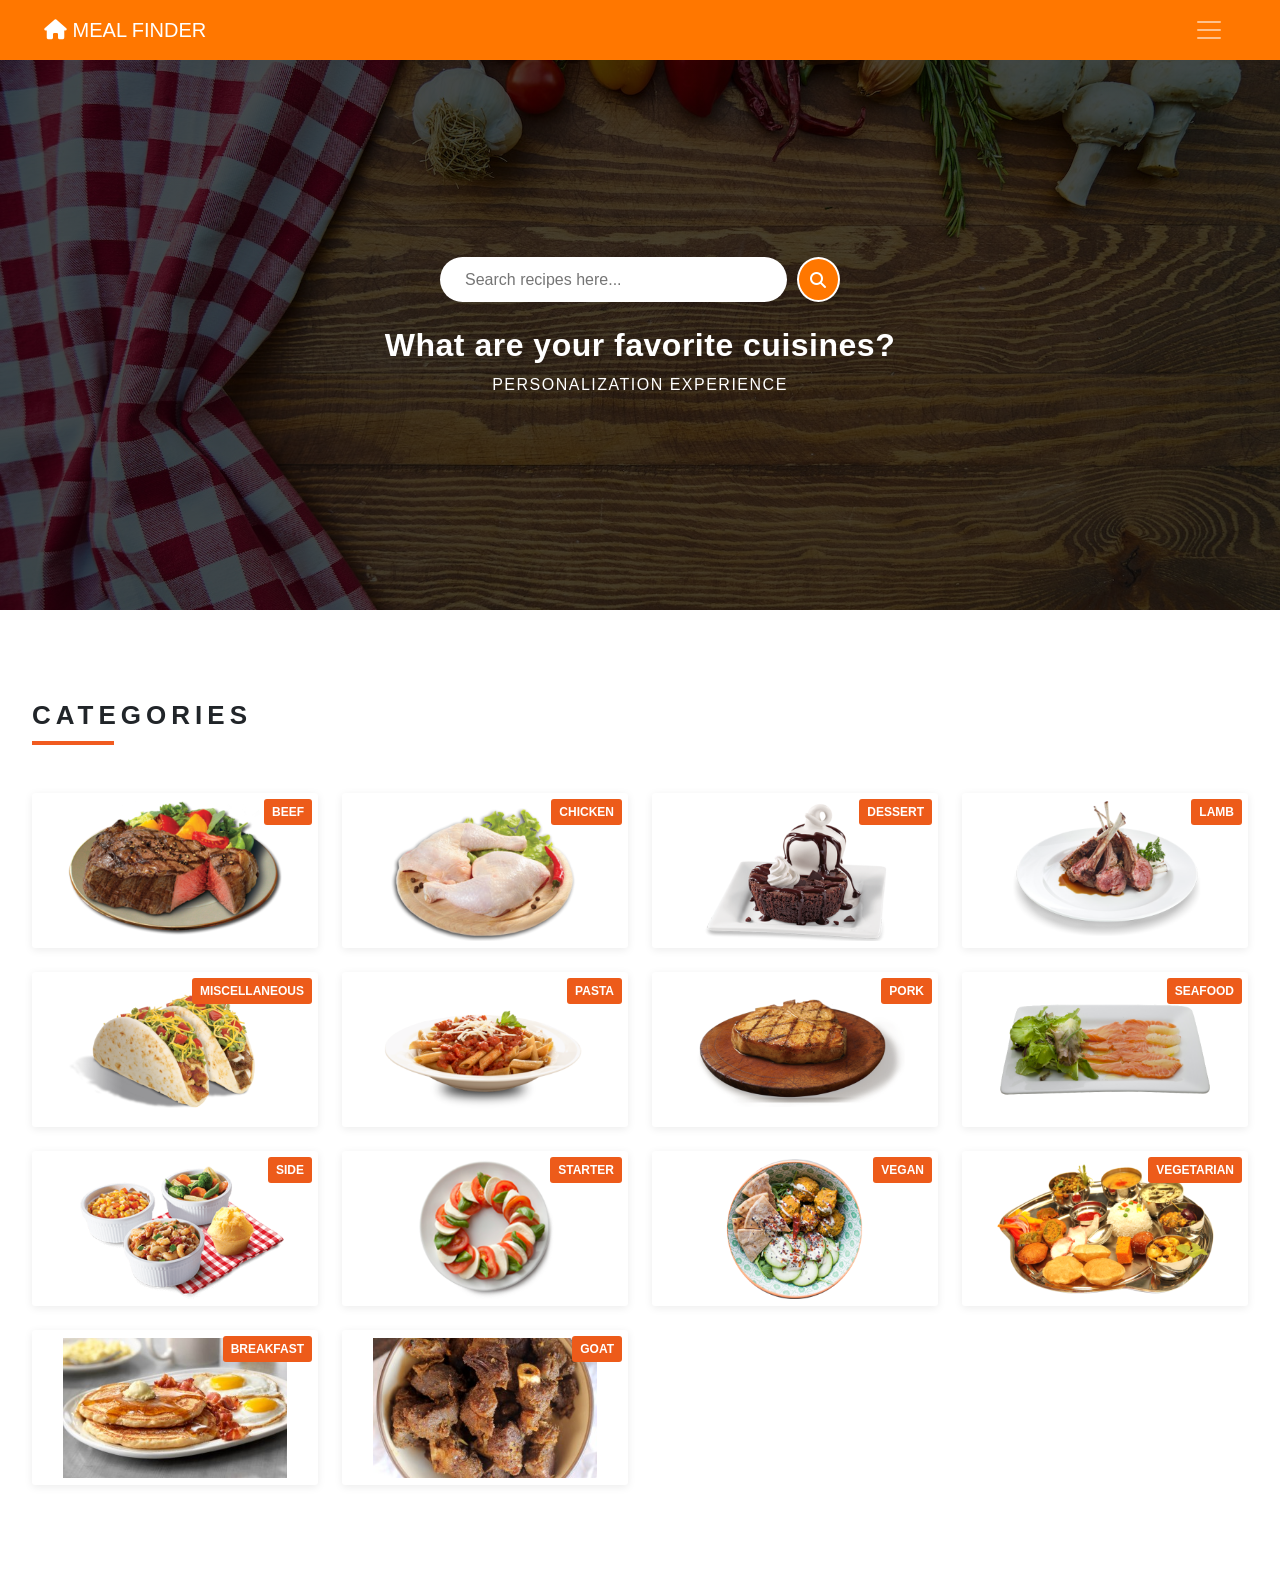
<file: HTML/index.html>
<!DOCTYPE html>
<html lang="en">

<head>
    <meta charset="UTF-8">
    <meta name="viewport" content="width=device-width, initial-scale=1.0">
    <title>Meal Finder</title>

    <!-- Bootstrap CSS -->
    <link href="https://cdn.jsdelivr.net/npm/bootstrap@5.3.8/dist/css/bootstrap.min.css" rel="stylesheet"
        integrity="sha384-sRIl4kxILFvY47J16cr9ZwB07vP4J8+LH7qKQnuqkuIAvNWLzeN8tE5YBujZqJLB" crossorigin="anonymous">

    <!-- Font Awesome Icons -->
    <link rel="stylesheet" href="https://cdnjs.cloudflare.com/ajax/libs/font-awesome/6.4.0/css/all.min.css">

    <!-- CSS Link -->
    <link rel="stylesheet" href="../CSS/style.css">


</head>

<body>
    <!-- Navbar -->
    <nav class="navbar" data-bs-theme="dark">
        <div class="container-fluid" id="navbarContainer">
            <a class="navbar-brand text-white" href="#">
                <i class="fa-solid fa-house"></i> MEAL FINDER
            </a>

            <button id="navbarToggler" class="navbar-toggler" type="button" data-bs-toggle="offcanvas"
                data-bs-target="#offcanvasNavbar" aria-controls="offcanvasNavbar" aria-label="Toggle navigation">
                <span class="navbar-toggler-icon"></span>
            </button>


            <div class="offcanvas offcanvas-end" tabindex="-1" id="offcanvasNavbar"
                aria-labelledby="offcanvasNavbarLabel" style="background-color: white;">

                <div class="offcanvas-header">
                    <button type="button" class="meal-close" data-bs-dismiss="offcanvas" aria-label="Close">
                        <i class="fa-regular fa-circle-xmark"></i>
                    </button>
                </div>


                <div class="offcanvas-body">
                    <ul class="category-list">
                        <li><a href="#">Beef</a></li>
                        <li><a href="#">Chicken</a></li>
                        <li><a href="#">Dessert</a></li>
                        <li><a href="#">Lamb</a></li>
                        <li><a href="#">Miscellaneous</a></li>
                        <li><a href="#">Pasta</a></li>
                        <li><a href="#">Pork</a></li>
                        <li><a href="#">Seafood</a></li>
                        <li><a href="#">Side</a></li>
                        <li><a href="#">Starter</a></li>
                        <li><a href="#">Vegan</a></li>
                        <li><a href="#">Vegetarian</a></li>
                        <li><a href="#">Breakfast</a></li>
                        <li><a href="#">Goat</a></li>
                    </ul>
                </div>
            </div>
        </div>
    </nav>

    <!-- Banner -->
    <header class="banner">
        <form class="search-container" action="#" method="GET">
            <input type="text" class="search-input" placeholder="Search recipes here..." aria-label="Search recipes">
            <button type="submit" class="search-btn" aria-label="Submit search">
                <i class="fa-solid fa-magnifying-glass" style="color: #6c757d;"></i>
            </button>
        </form>
        <h2>What are your favorite cuisines?</h2>
        <p>PERSONALIZATION EXPERIENCE</p>
    </header>


    <!--CATEGORIES  -->

    <section class="categories-section">

        <div class="container-fluid">


            <h2 class="category-title">CATEGORIES</h2>
            <div class="title-line"></div>


            <div class="row g-4 mt-4">

                <div class="col-12 col-sm-6 col-lg-3">
                    <div class="category-card">
                        <span class="category-badge">BEEF</span>
                        <img src="../assets/images/beef.png" alt="Beef">
                    </div>
                </div>


                <div class="col-12 col-sm-6 col-lg-3">
                    <div class="category-card">
                        <span class="category-badge">CHICKEN</span>
                        <img src="../assets/images/chicken.png" alt="Chicken">
                    </div>
                </div>


                <div class="col-12 col-sm-6 col-lg-3">
                    <div class="category-card">
                        <span class="category-badge">DESSERT</span>
                        <img src="../assets/images/dessert.png" alt="Dessert">
                    </div>
                </div>


                <div class="col-12 col-sm-6 col-lg-3">
                    <div class="category-card">
                        <span class="category-badge">LAMB</span>
                        <img src="../assets/images/lamb.png" alt="Lamb">
                    </div>
                </div>


                <div class="col-12 col-sm-6 col-lg-3">
                    <div class="category-card">
                        <span class="category-badge">MISCELLANEOUS</span>
                        <img src="../assets/images/miscellaneous.png" alt="Miscellaneous">
                    </div>
                </div>


                <div class="col-12 col-sm-6 col-lg-3">
                    <div class="category-card">
                        <span class="category-badge">PASTA</span>
                        <img src="../assets/images/pasta.png" alt="Pasta">
                    </div>
                </div>


                <div class="col-12 col-sm-6 col-lg-3">
                    <div class="category-card">
                        <span class="category-badge">PORK</span>
                        <img src="../assets/images/pork.png" alt="Pork">
                    </div>
                </div>


                <div class="col-12 col-sm-6 col-lg-3">
                    <div class="category-card">
                        <span class="category-badge">SEAFOOD</span>
                        <img src="../assets/images/seafood.png" alt="Seafood">
                    </div>
                </div>


                <div class="col-12 col-sm-6 col-lg-3">
                    <div class="category-card">
                        <span class="category-badge">SIDE</span>
                        <img src="../assets/images/side.png" alt="Side">
                    </div>
                </div>


                <div class="col-12 col-sm-6 col-lg-3">
                    <div class="category-card">
                        <span class="category-badge">STARTER</span>
                        <img src="../assets/images/starter.png" alt="Starter">
                    </div>
                </div>


                <div class="col-12 col-sm-6 col-lg-3">
                    <div class="category-card">
                        <span class="category-badge">VEGAN</span>
                        <img src="../assets/images/vegan.png" alt="Vegan">
                    </div>
                </div>


                <div class="col-12 col-sm-6 col-lg-3">
                    <a href="Vegetarian_Meals.html">
                        <div class="category-card">
                            <span class="category-badge">VEGETARIAN</span>
                            <img src="../assets/images/vegetarian.png" alt="Vegetarian">
                        </div>
                    </a>
                </div>


                <div class="col-12 col-sm-6 col-lg-3">
                    <div class="category-card">
                        <span class="category-badge">BREAKFAST</span>
                        <img src="../assets/images/breakfast.png" alt="Breakfast">
                    </div>
                </div>


                <div class="col-12 col-sm-6 col-lg-3">
                    <div class="category-card">
                        <span class="category-badge">GOAT</span>
                        <img src="../assets/images/goat.png" alt="Goat">
                    </div>
                </div>

            </div>
        </div>
    </section>



    <!-- bootstrap JS -->
    <script src="https://cdn.jsdelivr.net/npm/bootstrap@5.3.8/dist/js/bootstrap.bundle.min.js"
        integrity="sha384-FKyoEForCGlyvwx9Hj09JcYn3nv7wiPVlz7YYwJrWVcXK/BmnVDxM+D2scQbITxI" crossorigin="anonymous">
        </script>


</body>

</html>
</file>
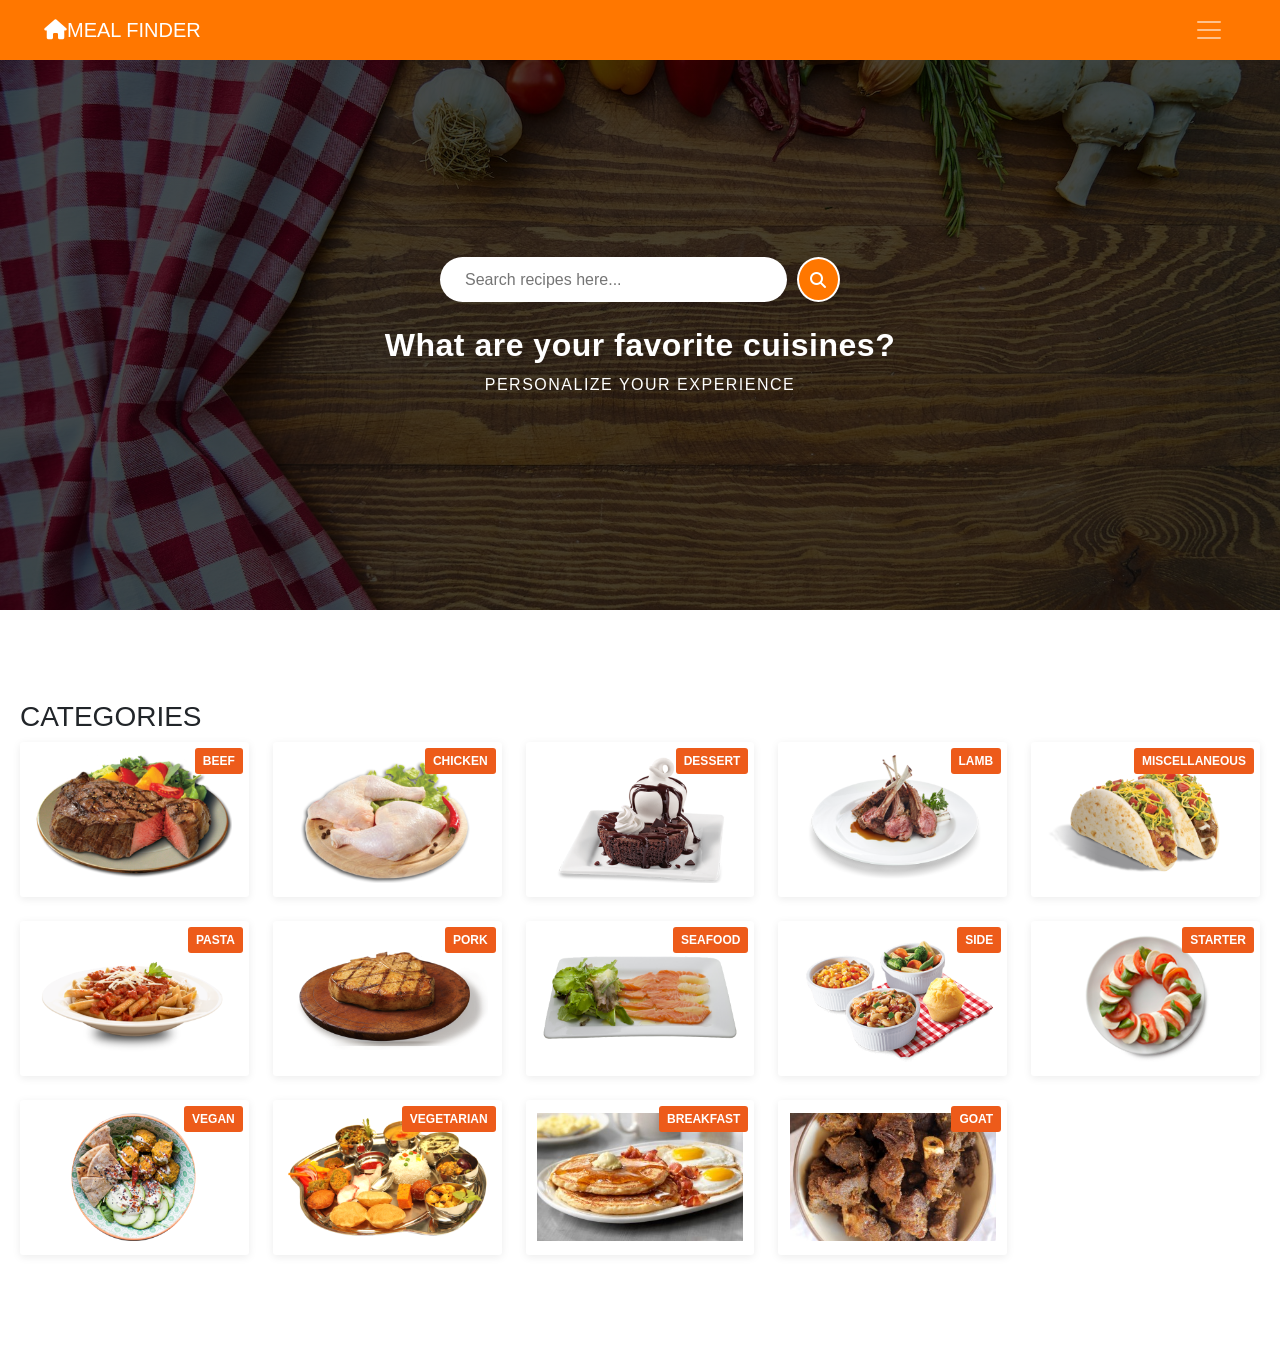
<file: HTML/Veg_Details.html>
<!DOCTYPE html>
<html lang="en">

<head>
    <meta charset="UTF-8">
    <meta name="viewport" content="width=device-width, initial-scale=1.0">
    <title>Meal Finder</title>
    
    <!-- Bootstrap CSS -->
    <link href="https://cdn.jsdelivr.net/npm/bootstrap@5.3.8/dist/css/bootstrap.min.css" rel="stylesheet"
        integrity="sha384-sRIl4kxILFvY47J16cr9ZwB07vP4J8+LH7qKQnuqkuIAvNWLzeN8tE5YBujZqJLB" crossorigin="anonymous">
    
    <!-- Font Awesome Icons -->
    <link rel="stylesheet" href="https://cdnjs.cloudflare.com/ajax/libs/font-awesome/6.4.0/css/all.min.css">
    
    <!-- CSS Link -->
    <link rel="stylesheet" href="../CSS/Veg_Details.css">
</head>

<body>
    <!-- Navbar Section -->
    <nav class="navbar" data-bs-theme="dark">
        <div class="container-fluid" id="navbarContainer">
            <a class="navbar-brand text-white" href="index.html"><i class="fa-solid fa-house"></i><span>MEAL FINDER</span></a>
            <button id="navbarToggler" class="navbar-toggler" type="button" data-bs-toggle="offcanvas"
                data-bs-target="#offcanvasNavbar" aria-controls="offcanvasNavbar" aria-label="Toggle navigation">
                <span class="navbar-toggler-icon"></span>
            </button>
            <div class="offcanvas offcanvas-end" tabindex="-1" id="offcanvasNavbar"
                aria-labelledby="offcanvasNavbarLabel" style="background-color: white;">

                <div class="offcanvas-header">
                    <button type="button" class="meal-close" data-bs-dismiss="offcanvas" aria-label="Close">
                        <i class="fa-regular fa-circle-xmark"></i>
                    </button>
                </div>

                <div class="offcanvas-body">
                    <ul class="category-list">
                        <li><a href="#">Beef</a></li>
                        <li><a href="#">Chicken</a></li>
                        <li><a href="#">Dessert</a></li>
                        <li><a href="#">Lamb</a></li>
                        <li><a href="#">Miscellaneous</a></li>
                        <li><a href="#">Pasta</a></li>
                        <li><a href="#">Pork</a></li>
                        <li><a href="#">Seafood</a></li>
                        <li><a href="#">Side</a></li>
                        <li><a href="#">Starter</a></li>
                        <li><a href="#">Vegan</a></li>
                        <li><a href="#">Vegetarian</a></li>
                        <li><a href="#">Breakfast</a></li>
                        <li><a href="#">Goat</a></li>
                    </ul>
                </div>
            </div>
        </div>
    </nav>

    <!-- Banner Section -->
    <header class="banner">
        <form class="search-container" action="#" method="GET">
            <input type="text" class="search-input" placeholder="Search recipes here..." aria-label="Search recipes">
            <button type="submit" class="search-btn" aria-label="Submit search">
                <i class="fa-solid fa-magnifying-glass" style="color: #6c757d;"></i>
            </button>
        </form>
        <h2>What are your favorite cuisines?</h2>
        <p>PERSONALIZE YOUR EXPERIENCE</p>
    </header>

    <!-- Meal Section start -->

    <section class="meal-section" id="meal1">

        <div class="meal-breadcrumb">
            <i class="fa-solid fa-house"></i>
            <span>››</span>
            <h3>BAINGAN BHARTA</h3>
        </div>

        <div class="meal-heading">
            <h2>MEAL DETAILS</h2>
            <span></span>
        </div>

        <div class="meal-details-card">
            <div class="meal-top">
                <div class="meal-image">
                    <img src="../assets/images/Baingan_Bharta.jpg" alt="Baingan Bharta">
                </div>
                <div class="meal-info">
                    <h2>Baingan Bharta</h2>
                    <div class="meal-line"></div>
                    <p>
                        <strong>CATEGORY:</strong>
                        <span> VEGETARIAN</span>
                    </p>
                    <p>
                        <strong>Source:</strong>
                        <span>http://www.link.com/</span>
                    </p>
                    <div class="meal-tags">
                        <strong>Tags:</strong>
                        <span>Tag 1</span>
                        <span>Tag 2</span>
                        <span>Tag 3</span>
                    </div>

                    <div class="ingredients-box">
                        <h4>Ingredients</h4>
                        <div class="ingredients-list">
                            <div>
                                <p><b>1</b>Ingredients 1</p>
                                <p><b>4</b>Ingredients 2</p>
                                <p><b>7</b>Ingredients 3</p>
                            </div>
                            <div>
                                <p><b>2</b>Ingredients 4</p>
                                <p><b>5</b>Ingredients 5</p>
                                <p><b>8</b>Ingredients 6</p>
                            </div>
                            <div>
                                <p><b>3</b>Ingredients 7</p>
                                <p><b>6</b>Ingredients 8</p>
                                <p><b>9</b>Ingredients 9</p>
                            </div>
                        </div>
                    </div>
                </div>
            </div>
            <div class="measure-section">
                <h4>Measure:</h4>
                <div class="measure-list">
                    <div>
                        <p><i class="fa-solid fa-spoon"></i>1 large</p>
                        <p><i class="fa-solid fa-spoon"></i>1 cup</p>
                        <p><i class="fa-solid fa-spoon"></i>¼ teaspoon</p>
                        <p><i class="fa-solid fa-spoon"></i>1 tablespoon chopped</p>
                    </div>

                    <div>
                        <p><i class="fa-solid fa-spoon"></i>½ cup</p>
                        <p><i class="fa-solid fa-spoon"></i>6 cloves</p>
                        <p><i class="fa-solid fa-spoon"></i>1.5 tablespoon</p>
                        <p><i class="fa-solid fa-spoon"></i>as required</p>
                    </div>
                </div>
            </div>

            <div class="instructions-section">
                <h4>Instructions:</h4>
                <div class="instruction-list">
                    <p><i class="fa-regular fa-square-check"></i>Lorem ipsum dolor, sit amet consectetur adipisicing
                        elit. Tempora ex ut dicta ratione velit, dolorum quaerat rerum commodi? Accusantium, rerum.</p>
                    <p><i class="fa-regular fa-square-check"></i>Lorem ipsum dolor sit, amet consectetur adipisicing
                        elit. Blanditiis, omnis ad eveniet aperiam ea obcaecati accusantium consequuntur suscipit ipsam
                        cumque.</p>
                    <p><i class="fa-regular fa-square-check"></i>Lorem ipsum dolor sit amet consectetur adipisicing
                        elit. Incidunt rerum alias velit corrupti commodi, quae assumenda nobis voluptatem veritatis
                        totam.</p>
                    <p><i class="fa-regular fa-square-check"></i>Lorem ipsum dolor sit amet consectetur adipisicing
                        elit. Aspernatur neque modi quidem officia. Cupiditate magnam earum inventore eos. Ab, facilis.
                    </p>
                    <p><i class="fa-regular fa-square-check"></i>Lorem ipsum dolor sit amet consectetur adipisicing
                        elit. Nisi numquam exercitationem aut officia fugit iure nam omnis eius! Dignissimos, dolorum?
                    </p>
                    <p><i class="fa-regular fa-square-check"></i>Lorem ipsum dolor sit amet consectetur, adipisicing
                        elit. Molestias consequuntur voluptates ipsum cum ad fuga suscipit incidunt et veritatis
                        tempora?</p>
                    <p><i class="fa-regular fa-square-check"></i>Lorem ipsum dolor sit amet consectetur adipisicing
                        elit. Maiores dicta dolore animi id doloribus consequatur non harum voluptas at minima!</p>
                    <p><i class="fa-regular fa-square-check"></i>Lorem ipsum dolor sit amet consectetur adipisicing
                        elit. Vitae in totam alias distinctio tenetur quisquam nam eius delectus tempora velit.</p>
                    <p><i class="fa-regular fa-square-check"></i>Lorem ipsum dolor sit amet consectetur, adipisicing
                        elit. Rem nisi, dolorum excepturi amet laboriosam architecto magnam hic. Sequi, in! Soluta!</p>
                    <p><i class="fa-regular fa-square-check"></i>Lorem ipsum dolor sit, amet consectetur adipisicing
                        elit. Earum deleniti beatae assumenda recusandae quidem corrupti dicta id eligendi distinctio
                        mollitia!</p>
                    <p><i class="fa-regular fa-square-check"></i>Lorem ipsum dolor sit, amet consectetur adipisicing
                        elit. Odit provident assumenda eos ipsum consequatur quaerat illo debitis adipisci sunt
                        doloremque!</p>
                    <p><i class="fa-regular fa-square-check"></i>Lorem ipsum dolor sit amet consectetur, adipisicing
                        elit. Doloribus ad necessitatibus consectetur voluptatum maxime dolore recusandae! Tenetur
                        tempora ipsa deserunt?</p>
                    <p><i class="fa-regular fa-square-check"></i>Lorem ipsum dolor sit amet consectetur, adipisicing
                        elit. Et ratione alias voluptatum velit. Quos error, nihil labore velit optio aliquid.</p>
                    <p><i class="fa-regular fa-square-check"></i>Lorem ipsum dolor sit amet consectetur adipisicing
                        elit. Accusantium sunt laboriosam praesentium eum corporis quam modi unde iste molestiae!
                        Maxime?</p>
                    <p><i class="fa-regular fa-square-check"></i>Lorem ipsum dolor sit amet consectetur adipisicing
                        elit. Laudantium excepturi itaque, tempora vero amet voluptate reiciendis? Expedita dolorum
                        accusantium repellendus.</p>
                    <p><i class="fa-regular fa-square-check"></i>Lorem ipsum dolor sit amet, consectetur adipisicing
                        elit. Eos qui, at tempore error unde consequatur asperiores illum rem ullam velit?</p>
                    <p><i class="fa-regular fa-square-check"></i>Lorem ipsum dolor sit amet consectetur adipisicing
                        elit. Reiciendis ipsam omnis maxime eveniet consequuntur est perspiciatis cumque debitis.
                        Praesentium, nobis.</p>
                    <p><i class="fa-regular fa-square-check"></i>Lorem ipsum dolor sit amet consectetur adipisicing
                        elit. Similique quidem quam ex iusto accusamus autem beatae nemo magnam dolor tempore?</p>
                    <p><i class="fa-regular fa-square-check"></i>Lorem ipsum dolor sit amet consectetur adipisicing
                        elit. Tenetur architecto totam voluptas eos vel pariatur aut voluptatem illo hic veritatis!</p>
                    <p><i class="fa-regular fa-square-check"></i>Lorem ipsum dolor sit amet, consectetur adipisicing
                        elit. Quidem voluptates dicta ducimus sint ratione praesentium aspernatur cumque natus
                        laudantium optio?</p>
                </div>
            </div>
        </div>
    </section>

    <section class="meal-section" id="meal2">

        <div class="meal-breadcrumb">
            <i class="fa-solid fa-house"></i>
            <span>››</span>
            <h3>BEETROOT SOUP (BORSCHT)</h3>
        </div>

        <div class="meal-heading">
            <h2>MEAL DETAILS</h2>
            <span></span>
        </div>

        <div class="meal-details-card">
            <div class="meal-top">
                <div class="meal-image">
                    <img src="../assets/images/Beetroot_Soup.jpg" alt="Beetroot Soup (Borscht)">
                </div>
                <div class="meal-info">
                    <h2>Beetroot Soup (Borscht)</h2>
                    <div class="meal-line"></div>
                    <p>
                        <strong>CATEGORY:</strong>
                        <span> VEGETARIAN</span>
                    </p>
                    <p>
                        <strong>Source:</strong>
                        <span>http://www.demolink.com/</span>
                    </p>
                    <div class="meal-tags">
                        <strong>Tags:</strong>
                        <span>Tag 1</span>
                        <span>Tag 2</span>
                        <span>Tag 3</span>
                    </div>

                    <div class="ingredients-box">
                        <h4>Ingredients</h4>
                        <div class="ingredients-list">
                            <div>
                                <p><b>1</b>Ingredients 1</p>
                                <p><b>4</b>Ingredients 2</p>
                                <p><b>7</b>Ingredients 3</p>
                            </div>
                            <div>
                                <p><b>2</b>Ingredients 4</p>
                                <p><b>5</b>Ingredients 5</p>
                                <p><b>8</b>Ingredients 6</p>
                            </div>
                            <div>
                                <p><b>3</b>Ingredients 7</p>
                                <p><b>6</b>Ingredients 8</p>
                                <p><b>9</b>Ingredients 9</p>
                            </div>
                        </div>
                    </div>
                </div>
            </div>
            <div class="measure-section">
                <h4>Measure:</h4>
                <div class="measure-list">
                    <div>
                        <p><i class="fa-solid fa-spoon"></i>1 large</p>
                        <p><i class="fa-solid fa-spoon"></i>1 cup</p>
                        <p><i class="fa-solid fa-spoon"></i>¼ teaspoon</p>
                        <p><i class="fa-solid fa-spoon"></i>1 tablespoon chopped</p>
                    </div>

                    <div>
                        <p><i class="fa-solid fa-spoon"></i>½ cup</p>
                        <p><i class="fa-solid fa-spoon"></i>6 cloves</p>
                        <p><i class="fa-solid fa-spoon"></i>1.5 tablespoon</p>
                        <p><i class="fa-solid fa-spoon"></i>as required</p>
                    </div>
                </div>
            </div>

            <div class="instructions-section">
                <h4>Instructions:</h4>
                <div class="instruction-list">
                    <p><i class="fa-regular fa-square-check"></i>Lorem ipsum dolor, sit amet consectetur adipisicing
                        elit. Tempora ex ut dicta ratione velit, dolorum quaerat rerum commodi? Accusantium, rerum.</p>
                    <p><i class="fa-regular fa-square-check"></i>Lorem ipsum dolor sit, amet consectetur adipisicing
                        elit. Blanditiis, omnis ad eveniet aperiam ea obcaecati accusantium consequuntur suscipit ipsam
                        cumque.</p>
                    <p><i class="fa-regular fa-square-check"></i>Lorem ipsum dolor sit amet consectetur adipisicing
                        elit. Incidunt rerum alias velit corrupti commodi, quae assumenda nobis voluptatem veritatis
                        totam.</p>
                    <p><i class="fa-regular fa-square-check"></i>Lorem ipsum dolor sit amet consectetur adipisicing
                        elit. Aspernatur neque modi quidem officia. Cupiditate magnam earum inventore eos. Ab, facilis.
                    </p>
                    <p><i class="fa-regular fa-square-check"></i>Lorem ipsum dolor sit amet consectetur adipisicing
                        elit. Nisi numquam exercitationem aut officia fugit iure nam omnis eius! Dignissimos, dolorum?
                    </p>
                    <p><i class="fa-regular fa-square-check"></i>Lorem ipsum dolor sit amet consectetur, adipisicing
                        elit. Molestias consequuntur voluptates ipsum cum ad fuga suscipit incidunt et veritatis
                        tempora?</p>
                    <p><i class="fa-regular fa-square-check"></i>Lorem ipsum dolor sit amet consectetur adipisicing
                        elit. Maiores dicta dolore animi id doloribus consequatur non harum voluptas at minima!</p>
                    <p><i class="fa-regular fa-square-check"></i>Lorem ipsum dolor sit amet consectetur adipisicing
                        elit. Vitae in totam alias distinctio tenetur quisquam nam eius delectus tempora velit.</p>
                    <p><i class="fa-regular fa-square-check"></i>Lorem ipsum dolor sit amet consectetur, adipisicing
                        elit. Rem nisi, dolorum excepturi amet laboriosam architecto magnam hic. Sequi, in! Soluta!</p>
                    <p><i class="fa-regular fa-square-check"></i>Lorem ipsum dolor sit, amet consectetur adipisicing
                        elit. Earum deleniti beatae assumenda recusandae quidem corrupti dicta id eligendi distinctio
                        mollitia!</p>
                    <p><i class="fa-regular fa-square-check"></i>Lorem ipsum dolor sit, amet consectetur adipisicing
                        elit. Odit provident assumenda eos ipsum consequatur quaerat illo debitis adipisci sunt
                        doloremque!</p>
                    <p><i class="fa-regular fa-square-check"></i>Lorem ipsum dolor sit amet consectetur, adipisicing
                        elit. Doloribus ad necessitatibus consectetur voluptatum maxime dolore recusandae! Tenetur
                        tempora ipsa deserunt?</p>
                    <p><i class="fa-regular fa-square-check"></i>Lorem ipsum dolor sit amet consectetur, adipisicing
                        elit. Et ratione alias voluptatum velit. Quos error, nihil labore velit optio aliquid.</p>
                    <p><i class="fa-regular fa-square-check"></i>Lorem ipsum dolor sit amet consectetur adipisicing
                        elit. Accusantium sunt laboriosam praesentium eum corporis quam modi unde iste molestiae!
                        Maxime?</p>
                    <p><i class="fa-regular fa-square-check"></i>Lorem ipsum dolor sit amet consectetur adipisicing
                        elit. Laudantium excepturi itaque, tempora vero amet voluptate reiciendis? Expedita dolorum
                        accusantium repellendus.</p>
                    <p><i class="fa-regular fa-square-check"></i>Lorem ipsum dolor sit amet, consectetur adipisicing
                        elit. Eos qui, at tempore error unde consequatur asperiores illum rem ullam velit?</p>
                    <p><i class="fa-regular fa-square-check"></i>Lorem ipsum dolor sit amet consectetur adipisicing
                        elit. Reiciendis ipsam omnis maxime eveniet consequuntur est perspiciatis cumque debitis.
                        Praesentium, nobis.</p>
                    <p><i class="fa-regular fa-square-check"></i>Lorem ipsum dolor sit amet consectetur adipisicing
                        elit. Similique quidem quam ex iusto accusamus autem beatae nemo magnam dolor tempore?</p>
                    <p><i class="fa-regular fa-square-check"></i>Lorem ipsum dolor sit amet consectetur adipisicing
                        elit. Tenetur architecto totam voluptas eos vel pariatur aut voluptatem illo hic veritatis!</p>
                    <p><i class="fa-regular fa-square-check"></i>Lorem ipsum dolor sit amet, consectetur adipisicing
                        elit. Quidem voluptates dicta ducimus sint ratione praesentium aspernatur cumque natus
                        laudantium optio?</p>
                </div>
            </div>
        </div>
    </section>

    <section class="meal-section" id="meal3">

        <div class="meal-breadcrumb">
            <i class="fa-solid fa-house"></i>
            <span>››</span>
            <h3>CABBAGE SOUP (SHCHI)</h3>
        </div>

        <div class="meal-heading">
            <h2>MEAL DETAILS</h2>
            <span></span>
        </div>

        <div class="meal-details-card">
            <div class="meal-top">
                <div class="meal-image">
                    <img src="../assets/images/cabbage_soup.jpg" alt="Cabbage Soup (Shchi)">
                </div>
                <div class="meal-info">
                    <h2>Cabbage Soup (Shchi)</h2>
                    <div class="meal-line"></div>
                    <p>
                        <strong>CATEGORY:</strong>
                        <span> VEGETARIAN</span>
                    </p>
                    <p>
                        <strong>Source:</strong>
                        <span>http://www.link.com/</span>
                    </p>
                    <div class="meal-tags">
                        <strong>Tags:</strong>
                        <span>Tag 1</span>
                        <span>Tag 2</span>
                        <span>Tag 3</span>
                    </div>

                    <div class="ingredients-box">
                        <h4>Ingredients</h4>
                        <div class="ingredients-list">
                            <div>
                                <p><b>1</b>Ingredients 1</p>
                                <p><b>4</b>Ingredients 2</p>
                                <p><b>7</b>Ingredients 3</p>
                            </div>
                            <div>
                                <p><b>2</b>Ingredients 4</p>
                                <p><b>5</b>Ingredients 5</p>
                                <p><b>8</b>Ingredients 6</p>
                            </div>
                            <div>
                                <p><b>3</b>Ingredients 7</p>
                                <p><b>6</b>Ingredients 8</p>
                                <p><b>9</b>Ingredients 9</p>
                            </div>
                        </div>
                    </div>
                </div>
            </div>
            <div class="measure-section">
                <h4>Measure:</h4>
                <div class="measure-list">
                    <div>
                        <p><i class="fa-solid fa-spoon"></i>1 large</p>
                        <p><i class="fa-solid fa-spoon"></i>1 cup</p>
                        <p><i class="fa-solid fa-spoon"></i>¼ teaspoon</p>
                        <p><i class="fa-solid fa-spoon"></i>1 tablespoon chopped</p>
                    </div>

                    <div>
                        <p><i class="fa-solid fa-spoon"></i>½ cup</p>
                        <p><i class="fa-solid fa-spoon"></i>6 cloves</p>
                        <p><i class="fa-solid fa-spoon"></i>1.5 tablespoon</p>
                        <p><i class="fa-solid fa-spoon"></i>as required</p>
                    </div>
                </div>
            </div>

            <div class="instructions-section">
                <h4>Instructions:</h4>
                <div class="instruction-list">
                    <p><i class="fa-regular fa-square-check"></i>Lorem ipsum dolor, sit amet consectetur adipisicing
                        elit. Tempora ex ut dicta ratione velit, dolorum quaerat rerum commodi? Accusantium, rerum.</p>
                    <p><i class="fa-regular fa-square-check"></i>Lorem ipsum dolor sit, amet consectetur adipisicing
                        elit. Blanditiis, omnis ad eveniet aperiam ea obcaecati accusantium consequuntur suscipit ipsam
                        cumque.</p>
                    <p><i class="fa-regular fa-square-check"></i>Lorem ipsum dolor sit amet consectetur adipisicing
                        elit. Incidunt rerum alias velit corrupti commodi, quae assumenda nobis voluptatem veritatis
                        totam.</p>
                    <p><i class="fa-regular fa-square-check"></i>Lorem ipsum dolor sit amet consectetur adipisicing
                        elit. Aspernatur neque modi quidem officia. Cupiditate magnam earum inventore eos. Ab, facilis.
                    </p>
                    <p><i class="fa-regular fa-square-check"></i>Lorem ipsum dolor sit amet consectetur adipisicing
                        elit. Nisi numquam exercitationem aut officia fugit iure nam omnis eius! Dignissimos, dolorum?
                    </p>
                    <p><i class="fa-regular fa-square-check"></i>Lorem ipsum dolor sit amet consectetur, adipisicing
                        elit. Molestias consequuntur voluptates ipsum cum ad fuga suscipit incidunt et veritatis
                        tempora?</p>
                    <p><i class="fa-regular fa-square-check"></i>Lorem ipsum dolor sit amet consectetur adipisicing
                        elit. Maiores dicta dolore animi id doloribus consequatur non harum voluptas at minima!</p>
                    <p><i class="fa-regular fa-square-check"></i>Lorem ipsum dolor sit amet consectetur adipisicing
                        elit. Vitae in totam alias distinctio tenetur quisquam nam eius delectus tempora velit.</p>
                    <p><i class="fa-regular fa-square-check"></i>Lorem ipsum dolor sit amet consectetur, adipisicing
                        elit. Rem nisi, dolorum excepturi amet laboriosam architecto magnam hic. Sequi, in! Soluta!</p>
                    <p><i class="fa-regular fa-square-check"></i>Lorem ipsum dolor sit, amet consectetur adipisicing
                        elit. Earum deleniti beatae assumenda recusandae quidem corrupti dicta id eligendi distinctio
                        mollitia!</p>
                    <p><i class="fa-regular fa-square-check"></i>Lorem ipsum dolor sit, amet consectetur adipisicing
                        elit. Odit provident assumenda eos ipsum consequatur quaerat illo debitis adipisci sunt
                        doloremque!</p>
                    <p><i class="fa-regular fa-square-check"></i>Lorem ipsum dolor sit amet consectetur, adipisicing
                        elit. Doloribus ad necessitatibus consectetur voluptatum maxime dolore recusandae! Tenetur
                        tempora ipsa deserunt?</p>
                    <p><i class="fa-regular fa-square-check"></i>Lorem ipsum dolor sit amet consectetur, adipisicing
                        elit. Et ratione alias voluptatum velit. Quos error, nihil labore velit optio aliquid.</p>
                    <p><i class="fa-regular fa-square-check"></i>Lorem ipsum dolor sit amet consectetur adipisicing
                        elit. Accusantium sunt laboriosam praesentium eum corporis quam modi unde iste molestiae!
                        Maxime?</p>
                    <p><i class="fa-regular fa-square-check"></i>Lorem ipsum dolor sit amet consectetur adipisicing
                        elit. Laudantium excepturi itaque, tempora vero amet voluptate reiciendis? Expedita dolorum
                        accusantium repellendus.</p>
                    <p><i class="fa-regular fa-square-check"></i>Lorem ipsum dolor sit amet, consectetur adipisicing
                        elit. Eos qui, at tempore error unde consequatur asperiores illum rem ullam velit?</p>
                    <p><i class="fa-regular fa-square-check"></i>Lorem ipsum dolor sit amet consectetur adipisicing
                        elit. Reiciendis ipsam omnis maxime eveniet consequuntur est perspiciatis cumque debitis.
                        Praesentium, nobis.</p>
                    <p><i class="fa-regular fa-square-check"></i>Lorem ipsum dolor sit amet consectetur adipisicing
                        elit. Similique quidem quam ex iusto accusamus autem beatae nemo magnam dolor tempore?</p>
                    <p><i class="fa-regular fa-square-check"></i>Lorem ipsum dolor sit amet consectetur adipisicing
                        elit. Tenetur architecto totam voluptas eos vel pariatur aut voluptatem illo hic veritatis!</p>
                    <p><i class="fa-regular fa-square-check"></i>Lorem ipsum dolor sit amet, consectetur adipisicing
                        elit. Quidem voluptates dicta ducimus sint ratione praesentium aspernatur cumque natus
                        laudantium optio?</p>
                </div>
            </div>
        </div>
    </section>

    <section class="meal-section" id="meal4">

        <div class="meal-breadcrumb">
            <i class="fa-solid fa-house"></i>
            <span>››</span>
            <h3>CHICKPEA FAJITAS</h3>
        </div>

        <div class="meal-heading">
            <h2>MEAL DETAILS</h2>
            <span></span>
        </div>

        <div class="meal-details-card">
            <div class="meal-top">
                <div class="meal-image">
                    <img src="../assets/images/Chickpea_Fajitas.jpg" alt="Chickpea Fajitas">
                </div>
                <div class="meal-info">
                    <h2>Chickpea Fajitas</h2>
                    <div class="meal-line"></div>
                    <p>
                        <strong>CATEGORY:</strong>
                        <span> VEGETARIAN</span>
                    </p>
                    <p>
                        <strong>Source:</strong>
                        <span>http://www.link.com/</span>
                    </p>
                    <div class="meal-tags">
                        <strong>Tags:</strong>
                        <span>Tag 1</span>
                        <span>Tag 2</span>
                        <span>Tag 3</span>
                    </div>

                    <div class="ingredients-box">
                        <h4>Ingredients</h4>
                        <div class="ingredients-list">
                            <div>
                                <p><b>1</b>Ingredients 1</p>
                                <p><b>4</b>Ingredients 2</p>
                                <p><b>7</b>Ingredients 3</p>
                            </div>
                            <div>
                                <p><b>2</b>Ingredients 4</p>
                                <p><b>5</b>Ingredients 5</p>
                                <p><b>8</b>Ingredients 6</p>
                            </div>
                            <div>
                                <p><b>3</b>Ingredients 7</p>
                                <p><b>6</b>Ingredients 8</p>
                                <p><b>9</b>Ingredients 9</p>
                            </div>
                        </div>
                    </div>
                </div>
            </div>
            <div class="measure-section">
                <h4>Measure:</h4>
                <div class="measure-list">
                    <div>
                        <p><i class="fa-solid fa-spoon"></i>1 large</p>
                        <p><i class="fa-solid fa-spoon"></i>1 cup</p>
                        <p><i class="fa-solid fa-spoon"></i>¼ teaspoon</p>
                        <p><i class="fa-solid fa-spoon"></i>1 tablespoon chopped</p>
                    </div>

                    <div>
                        <p><i class="fa-solid fa-spoon"></i>½ cup</p>
                        <p><i class="fa-solid fa-spoon"></i>6 cloves</p>
                        <p><i class="fa-solid fa-spoon"></i>1.5 tablespoon</p>
                        <p><i class="fa-solid fa-spoon"></i>as required</p>
                    </div>
                </div>
            </div>

            <div class="instructions-section">
                <h4>Instructions:</h4>
                <div class="instruction-list">
                    <p><i class="fa-regular fa-square-check"></i>Lorem ipsum dolor, sit amet consectetur adipisicing
                        elit. Tempora ex ut dicta ratione velit, dolorum quaerat rerum commodi? Accusantium, rerum.</p>
                    <p><i class="fa-regular fa-square-check"></i>Lorem ipsum dolor sit, amet consectetur adipisicing
                        elit. Blanditiis, omnis ad eveniet aperiam ea obcaecati accusantium consequuntur suscipit ipsam
                        cumque.</p>
                    <p><i class="fa-regular fa-square-check"></i>Lorem ipsum dolor sit amet consectetur adipisicing
                        elit. Incidunt rerum alias velit corrupti commodi, quae assumenda nobis voluptatem veritatis
                        totam.</p>
                    <p><i class="fa-regular fa-square-check"></i>Lorem ipsum dolor sit amet consectetur adipisicing
                        elit. Aspernatur neque modi quidem officia. Cupiditate magnam earum inventore eos. Ab, facilis.
                    </p>
                    <p><i class="fa-regular fa-square-check"></i>Lorem ipsum dolor sit amet consectetur adipisicing
                        elit. Nisi numquam exercitationem aut officia fugit iure nam omnis eius! Dignissimos, dolorum?
                    </p>
                    <p><i class="fa-regular fa-square-check"></i>Lorem ipsum dolor sit amet consectetur, adipisicing
                        elit. Molestias consequuntur voluptates ipsum cum ad fuga suscipit incidunt et veritatis
                        tempora?</p>
                    <p><i class="fa-regular fa-square-check"></i>Lorem ipsum dolor sit amet consectetur adipisicing
                        elit. Maiores dicta dolore animi id doloribus consequatur non harum voluptas at minima!</p>
                    <p><i class="fa-regular fa-square-check"></i>Lorem ipsum dolor sit amet consectetur adipisicing
                        elit. Vitae in totam alias distinctio tenetur quisquam nam eius delectus tempora velit.</p>
                    <p><i class="fa-regular fa-square-check"></i>Lorem ipsum dolor sit amet consectetur, adipisicing
                        elit. Rem nisi, dolorum excepturi amet laboriosam architecto magnam hic. Sequi, in! Soluta!</p>
                    <p><i class="fa-regular fa-square-check"></i>Lorem ipsum dolor sit, amet consectetur adipisicing
                        elit. Earum deleniti beatae assumenda recusandae quidem corrupti dicta id eligendi distinctio
                        mollitia!</p>
                    <p><i class="fa-regular fa-square-check"></i>Lorem ipsum dolor sit, amet consectetur adipisicing
                        elit. Odit provident assumenda eos ipsum consequatur quaerat illo debitis adipisci sunt
                        doloremque!</p>
                    <p><i class="fa-regular fa-square-check"></i>Lorem ipsum dolor sit amet consectetur, adipisicing
                        elit. Doloribus ad necessitatibus consectetur voluptatum maxime dolore recusandae! Tenetur
                        tempora ipsa deserunt?</p>
                    <p><i class="fa-regular fa-square-check"></i>Lorem ipsum dolor sit amet consectetur, adipisicing
                        elit. Et ratione alias voluptatum velit. Quos error, nihil labore velit optio aliquid.</p>
                    <p><i class="fa-regular fa-square-check"></i>Lorem ipsum dolor sit amet consectetur adipisicing
                        elit. Accusantium sunt laboriosam praesentium eum corporis quam modi unde iste molestiae!
                        Maxime?</p>
                    <p><i class="fa-regular fa-square-check"></i>Lorem ipsum dolor sit amet consectetur adipisicing
                        elit. Laudantium excepturi itaque, tempora vero amet voluptate reiciendis? Expedita dolorum
                        accusantium repellendus.</p>
                    <p><i class="fa-regular fa-square-check"></i>Lorem ipsum dolor sit amet, consectetur adipisicing
                        elit. Eos qui, at tempore error unde consequatur asperiores illum rem ullam velit?</p>
                    <p><i class="fa-regular fa-square-check"></i>Lorem ipsum dolor sit amet consectetur adipisicing
                        elit. Reiciendis ipsam omnis maxime eveniet consequuntur est perspiciatis cumque debitis.
                        Praesentium, nobis.</p>
                    <p><i class="fa-regular fa-square-check"></i>Lorem ipsum dolor sit amet consectetur adipisicing
                        elit. Similique quidem quam ex iusto accusamus autem beatae nemo magnam dolor tempore?</p>
                    <p><i class="fa-regular fa-square-check"></i>Lorem ipsum dolor sit amet consectetur adipisicing
                        elit. Tenetur architecto totam voluptas eos vel pariatur aut voluptatem illo hic veritatis!</p>
                    <p><i class="fa-regular fa-square-check"></i>Lorem ipsum dolor sit amet, consectetur adipisicing
                        elit. Quidem voluptates dicta ducimus sint ratione praesentium aspernatur cumque natus
                        laudantium optio?</p>
                </div>
            </div>
        </div>
    </section>

    <section class="meal-section" id="meal5">

        <div class="meal-breadcrumb">
            <i class="fa-solid fa-house"></i>
            <span>››</span>
            <h3>BAINGAN BHARTA</h3>
        </div>

        <div class="meal-heading">
            <h2>CRISPY EGGPLANT</h2>
            <span></span>
        </div>

        <div class="meal-details-card">
            <div class="meal-top">
                <div class="meal-image">
                    <img src="../assets/images/Crispy_Eggplant.jpg" alt="Crispy Eggplant">
                </div>
                <div class="meal-info">
                    <h2>Crispy Eggplant</h2>
                    <div class="meal-line"></div>
                    <p>
                        <strong>CATEGORY:</strong>
                        <span> VEGETARIAN</span>
                    </p>
                    <p>
                        <strong>Source:</strong>
                        <span>http://www.demolink.com/</span>
                    </p>
                    <div class="meal-tags">
                        <strong>Tags:</strong>
                        <span>Tag 1</span>
                        <span>Tag 2</span>
                        <span>Tag 3</span>
                    </div>

                    <div class="ingredients-box">
                        <h4>Ingredients</h4>
                        <div class="ingredients-list">
                            <div>
                                <p><b>1</b>Ingredients 1</p>
                                <p><b>4</b>Ingredients 2</p>
                                <p><b>7</b>Ingredients 3</p>
                            </div>
                            <div>
                                <p><b>2</b>Ingredients 4</p>
                                <p><b>5</b>Ingredients 5</p>
                                <p><b>8</b>Ingredients 6</p>
                            </div>
                            <div>
                                <p><b>3</b>Ingredients 7</p>
                                <p><b>6</b>Ingredients 8</p>
                                <p><b>9</b>Ingredients 9</p>
                            </div>
                        </div>
                    </div>
                </div>
            </div>
            <div class="measure-section">
                <h4>Measure:</h4>
                <div class="measure-list">
                    <div>
                        <p><i class="fa-solid fa-spoon"></i>1 large</p>
                        <p><i class="fa-solid fa-spoon"></i>1 cup</p>
                        <p><i class="fa-solid fa-spoon"></i>¼ teaspoon</p>
                        <p><i class="fa-solid fa-spoon"></i>1 tablespoon chopped</p>
                    </div>

                    <div>
                        <p><i class="fa-solid fa-spoon"></i>½ cup</p>
                        <p><i class="fa-solid fa-spoon"></i>6 cloves</p>
                        <p><i class="fa-solid fa-spoon"></i>1.5 tablespoon</p>
                        <p><i class="fa-solid fa-spoon"></i>as required</p>
                    </div>
                </div>
            </div>

            <div class="instructions-section">
                <h4>Instructions:</h4>
                <div class="instruction-list">
                    <p><i class="fa-regular fa-square-check"></i>Lorem ipsum dolor, sit amet consectetur adipisicing
                        elit. Tempora ex ut dicta ratione velit, dolorum quaerat rerum commodi? Accusantium, rerum.</p>
                    <p><i class="fa-regular fa-square-check"></i>Lorem ipsum dolor sit, amet consectetur adipisicing
                        elit. Blanditiis, omnis ad eveniet aperiam ea obcaecati accusantium consequuntur suscipit ipsam
                        cumque.</p>
                    <p><i class="fa-regular fa-square-check"></i>Lorem ipsum dolor sit amet consectetur adipisicing
                        elit. Incidunt rerum alias velit corrupti commodi, quae assumenda nobis voluptatem veritatis
                        totam.</p>
                    <p><i class="fa-regular fa-square-check"></i>Lorem ipsum dolor sit amet consectetur adipisicing
                        elit. Aspernatur neque modi quidem officia. Cupiditate magnam earum inventore eos. Ab, facilis.
                    </p>
                    <p><i class="fa-regular fa-square-check"></i>Lorem ipsum dolor sit amet consectetur adipisicing
                        elit. Nisi numquam exercitationem aut officia fugit iure nam omnis eius! Dignissimos, dolorum?
                    </p>
                    <p><i class="fa-regular fa-square-check"></i>Lorem ipsum dolor sit amet consectetur, adipisicing
                        elit. Molestias consequuntur voluptates ipsum cum ad fuga suscipit incidunt et veritatis
                        tempora?</p>
                    <p><i class="fa-regular fa-square-check"></i>Lorem ipsum dolor sit amet consectetur adipisicing
                        elit. Maiores dicta dolore animi id doloribus consequatur non harum voluptas at minima!</p>
                    <p><i class="fa-regular fa-square-check"></i>Lorem ipsum dolor sit amet consectetur adipisicing
                        elit. Vitae in totam alias distinctio tenetur quisquam nam eius delectus tempora velit.</p>
                    <p><i class="fa-regular fa-square-check"></i>Lorem ipsum dolor sit amet consectetur, adipisicing
                        elit. Rem nisi, dolorum excepturi amet laboriosam architecto magnam hic. Sequi, in! Soluta!</p>
                    <p><i class="fa-regular fa-square-check"></i>Lorem ipsum dolor sit, amet consectetur adipisicing
                        elit. Earum deleniti beatae assumenda recusandae quidem corrupti dicta id eligendi distinctio
                        mollitia!</p>
                    <p><i class="fa-regular fa-square-check"></i>Lorem ipsum dolor sit, amet consectetur adipisicing
                        elit. Odit provident assumenda eos ipsum consequatur quaerat illo debitis adipisci sunt
                        doloremque!</p>
                    <p><i class="fa-regular fa-square-check"></i>Lorem ipsum dolor sit amet consectetur, adipisicing
                        elit. Doloribus ad necessitatibus consectetur voluptatum maxime dolore recusandae! Tenetur
                        tempora ipsa deserunt?</p>
                    <p><i class="fa-regular fa-square-check"></i>Lorem ipsum dolor sit amet consectetur, adipisicing
                        elit. Et ratione alias voluptatum velit. Quos error, nihil labore velit optio aliquid.</p>
                    <p><i class="fa-regular fa-square-check"></i>Lorem ipsum dolor sit amet consectetur adipisicing
                        elit. Accusantium sunt laboriosam praesentium eum corporis quam modi unde iste molestiae!
                        Maxime?</p>
                    <p><i class="fa-regular fa-square-check"></i>Lorem ipsum dolor sit amet consectetur adipisicing
                        elit. Laudantium excepturi itaque, tempora vero amet voluptate reiciendis? Expedita dolorum
                        accusantium repellendus.</p>
                    <p><i class="fa-regular fa-square-check"></i>Lorem ipsum dolor sit amet, consectetur adipisicing
                        elit. Eos qui, at tempore error unde consequatur asperiores illum rem ullam velit?</p>
                    <p><i class="fa-regular fa-square-check"></i>Lorem ipsum dolor sit amet consectetur adipisicing
                        elit. Reiciendis ipsam omnis maxime eveniet consequuntur est perspiciatis cumque debitis.
                        Praesentium, nobis.</p>
                    <p><i class="fa-regular fa-square-check"></i>Lorem ipsum dolor sit amet consectetur adipisicing
                        elit. Similique quidem quam ex iusto accusamus autem beatae nemo magnam dolor tempore?</p>
                    <p><i class="fa-regular fa-square-check"></i>Lorem ipsum dolor sit amet consectetur adipisicing
                        elit. Tenetur architecto totam voluptas eos vel pariatur aut voluptatem illo hic veritatis!</p>
                    <p><i class="fa-regular fa-square-check"></i>Lorem ipsum dolor sit amet, consectetur adipisicing
                        elit. Quidem voluptates dicta ducimus sint ratione praesentium aspernatur cumque natus
                        laudantium optio?</p>
                </div>
            </div>
        </div>
    </section>

    <section class="meal-section" id="meal6">

        <div class="meal-breadcrumb">
            <i class="fa-solid fa-house"></i>
            <span>››</span>
            <h3>DAL FRY</h3>
        </div>

        <div class="meal-heading">
            <h2>MEAL DETAILS</h2>
            <span></span>
        </div>

        <div class="meal-details-card">
            <div class="meal-top">
                <div class="meal-image">
                    <img src="../assets/images/Dal fry.jpg" alt="Dal fry">
                </div>
                <div class="meal-info">
                    <h2>Dal fry</h2>
                    <div class="meal-line"></div>
                    <p>
                        <strong>CATEGORY:</strong>
                        <span> VEGETARIAN</span>
                    </p>
                    <p>
                        <strong>Source:</strong>
                        <span>http://www.link.com/</span>
                    </p>
                    <div class="meal-tags">
                        <strong>Tags:</strong>
                        <span>Tag 1</span>
                        <span>Tag 2</span>
                        <span>Tag 3</span>
                    </div>

                    <div class="ingredients-box">
                        <h4>Ingredients</h4>
                        <div class="ingredients-list">
                            <div>
                                <p><b>1</b>Ingredients 1</p>
                                <p><b>4</b>Ingredients 2</p>
                                <p><b>7</b>Ingredients 3</p>
                            </div>
                            <div>
                                <p><b>2</b>Ingredients 4</p>
                                <p><b>5</b>Ingredients 5</p>
                                <p><b>8</b>Ingredients 6</p>
                            </div>
                            <div>
                                <p><b>3</b>Ingredients 7</p>
                                <p><b>6</b>Ingredients 8</p>
                                <p><b>9</b>Ingredients 9</p>
                            </div>
                        </div>
                    </div>
                </div>
            </div>
            <div class="measure-section">
                <h4>Measure:</h4>
                <div class="measure-list">
                    <div>
                        <p><i class="fa-solid fa-spoon"></i>1 large</p>
                        <p><i class="fa-solid fa-spoon"></i>1 cup</p>
                        <p><i class="fa-solid fa-spoon"></i>¼ teaspoon</p>
                        <p><i class="fa-solid fa-spoon"></i>1 tablespoon chopped</p>
                    </div>

                    <div>
                        <p><i class="fa-solid fa-spoon"></i>½ cup</p>
                        <p><i class="fa-solid fa-spoon"></i>6 cloves</p>
                        <p><i class="fa-solid fa-spoon"></i>1.5 tablespoon</p>
                        <p><i class="fa-solid fa-spoon"></i>as required</p>
                    </div>
                </div>
            </div>

            <div class="instructions-section">
                <h4>Instructions:</h4>
                <div class="instruction-list">
                    <p><i class="fa-regular fa-square-check"></i>Lorem ipsum dolor, sit amet consectetur adipisicing
                        elit. Tempora ex ut dicta ratione velit, dolorum quaerat rerum commodi? Accusantium, rerum.</p>
                    <p><i class="fa-regular fa-square-check"></i>Lorem ipsum dolor sit, amet consectetur adipisicing
                        elit. Blanditiis, omnis ad eveniet aperiam ea obcaecati accusantium consequuntur suscipit ipsam
                        cumque.</p>
                    <p><i class="fa-regular fa-square-check"></i>Lorem ipsum dolor sit amet consectetur adipisicing
                        elit. Incidunt rerum alias velit corrupti commodi, quae assumenda nobis voluptatem veritatis
                        totam.</p>
                    <p><i class="fa-regular fa-square-check"></i>Lorem ipsum dolor sit amet consectetur adipisicing
                        elit. Aspernatur neque modi quidem officia. Cupiditate magnam earum inventore eos. Ab, facilis.
                    </p>
                    <p><i class="fa-regular fa-square-check"></i>Lorem ipsum dolor sit amet consectetur adipisicing
                        elit. Nisi numquam exercitationem aut officia fugit iure nam omnis eius! Dignissimos, dolorum?
                    </p>
                    <p><i class="fa-regular fa-square-check"></i>Lorem ipsum dolor sit amet consectetur, adipisicing
                        elit. Molestias consequuntur voluptates ipsum cum ad fuga suscipit incidunt et veritatis
                        tempora?</p>
                    <p><i class="fa-regular fa-square-check"></i>Lorem ipsum dolor sit amet consectetur adipisicing
                        elit. Maiores dicta dolore animi id doloribus consequatur non harum voluptas at minima!</p>
                    <p><i class="fa-regular fa-square-check"></i>Lorem ipsum dolor sit amet consectetur adipisicing
                        elit. Vitae in totam alias distinctio tenetur quisquam nam eius delectus tempora velit.</p>
                    <p><i class="fa-regular fa-square-check"></i>Lorem ipsum dolor sit amet consectetur, adipisicing
                        elit. Rem nisi, dolorum excepturi amet laboriosam architecto magnam hic. Sequi, in! Soluta!</p>
                    <p><i class="fa-regular fa-square-check"></i>Lorem ipsum dolor sit, amet consectetur adipisicing
                        elit. Earum deleniti beatae assumenda recusandae quidem corrupti dicta id eligendi distinctio
                        mollitia!</p>
                    <p><i class="fa-regular fa-square-check"></i>Lorem ipsum dolor sit, amet consectetur adipisicing
                        elit. Odit provident assumenda eos ipsum consequatur quaerat illo debitis adipisci sunt
                        doloremque!</p>
                    <p><i class="fa-regular fa-square-check"></i>Lorem ipsum dolor sit amet consectetur, adipisicing
                        elit. Doloribus ad necessitatibus consectetur voluptatum maxime dolore recusandae! Tenetur
                        tempora ipsa deserunt?</p>
                    <p><i class="fa-regular fa-square-check"></i>Lorem ipsum dolor sit amet consectetur, adipisicing
                        elit. Et ratione alias voluptatum velit. Quos error, nihil labore velit optio aliquid.</p>
                    <p><i class="fa-regular fa-square-check"></i>Lorem ipsum dolor sit amet consectetur adipisicing
                        elit. Accusantium sunt laboriosam praesentium eum corporis quam modi unde iste molestiae!
                        Maxime?</p>
                    <p><i class="fa-regular fa-square-check"></i>Lorem ipsum dolor sit amet consectetur adipisicing
                        elit. Laudantium excepturi itaque, tempora vero amet voluptate reiciendis? Expedita dolorum
                        accusantium repellendus.</p>
                    <p><i class="fa-regular fa-square-check"></i>Lorem ipsum dolor sit amet, consectetur adipisicing
                        elit. Eos qui, at tempore error unde consequatur asperiores illum rem ullam velit?</p>
                    <p><i class="fa-regular fa-square-check"></i>Lorem ipsum dolor sit amet consectetur adipisicing
                        elit. Reiciendis ipsam omnis maxime eveniet consequuntur est perspiciatis cumque debitis.
                        Praesentium, nobis.</p>
                    <p><i class="fa-regular fa-square-check"></i>Lorem ipsum dolor sit amet consectetur adipisicing
                        elit. Similique quidem quam ex iusto accusamus autem beatae nemo magnam dolor tempore?</p>
                    <p><i class="fa-regular fa-square-check"></i>Lorem ipsum dolor sit amet consectetur adipisicing
                        elit. Tenetur architecto totam voluptas eos vel pariatur aut voluptatem illo hic veritatis!</p>
                    <p><i class="fa-regular fa-square-check"></i>Lorem ipsum dolor sit amet, consectetur adipisicing
                        elit. Quidem voluptates dicta ducimus sint ratione praesentium aspernatur cumque natus
                        laudantium optio?</p>
                </div>
            </div>
        </div>
    </section>

    <section class="meal-section" id="meal7">

        <div class="meal-breadcrumb">
            <i class="fa-solid fa-house"></i>
            <span>››</span>
            <h3>EGG DROP SOUP</h3>
        </div>

        <div class="meal-heading">
            <h2>MEAL DETAILS</h2>
            <span></span>
        </div>

        <div class="meal-details-card">
            <div class="meal-top">
                <div class="meal-image">
                    <img src="../assets/images/Egg_Drop_Soup.jpg" alt="Egg Drop Soup">
                </div>
                <div class="meal-info">
                    <h2>Egg Drop Soup</h2>
                    <div class="meal-line"></div>
                    <p>
                        <strong>CATEGORY:</strong>
                        <span> VEGETARIAN</span>
                    </p>
                    <p>
                        <strong>Source:</strong>
                        <span>http://www.link.com/</span>
                    </p>
                    <div class="meal-tags">
                        <strong>Tags:</strong>
                        <span>Tag 1</span>
                        <span>Tag 2</span>
                        <span>Tag 3</span>
                    </div>

                    <div class="ingredients-box">
                        <h4>Ingredients</h4>
                        <div class="ingredients-list">
                            <div>
                                <p><b>1</b>Ingredients 1</p>
                                <p><b>4</b>Ingredients 2</p>
                                <p><b>7</b>Ingredients 3</p>
                            </div>
                            <div>
                                <p><b>2</b>Ingredients 4</p>
                                <p><b>5</b>Ingredients 5</p>
                                <p><b>8</b>Ingredients 6</p>
                            </div>
                            <div>
                                <p><b>3</b>Ingredients 7</p>
                                <p><b>6</b>Ingredients 8</p>
                                <p><b>9</b>Ingredients 9</p>
                            </div>
                        </div>
                    </div>
                </div>
            </div>
            <div class="measure-section">
                <h4>Measure:</h4>
                <div class="measure-list">
                    <div>
                        <p><i class="fa-solid fa-spoon"></i>1 large</p>
                        <p><i class="fa-solid fa-spoon"></i>1 cup</p>
                        <p><i class="fa-solid fa-spoon"></i>¼ teaspoon</p>
                        <p><i class="fa-solid fa-spoon"></i>1 tablespoon chopped</p>
                    </div>

                    <div>
                        <p><i class="fa-solid fa-spoon"></i>½ cup</p>
                        <p><i class="fa-solid fa-spoon"></i>6 cloves</p>
                        <p><i class="fa-solid fa-spoon"></i>1.5 tablespoon</p>
                        <p><i class="fa-solid fa-spoon"></i>as required</p>
                    </div>
                </div>
            </div>

            <div class="instructions-section">
                <h4>Instructions:</h4>
                <div class="instruction-list">
                    <p><i class="fa-regular fa-square-check"></i>Lorem ipsum dolor, sit amet consectetur adipisicing
                        elit. Tempora ex ut dicta ratione velit, dolorum quaerat rerum commodi? Accusantium, rerum.</p>
                    <p><i class="fa-regular fa-square-check"></i>Lorem ipsum dolor sit, amet consectetur adipisicing
                        elit. Blanditiis, omnis ad eveniet aperiam ea obcaecati accusantium consequuntur suscipit ipsam
                        cumque.</p>
                    <p><i class="fa-regular fa-square-check"></i>Lorem ipsum dolor sit amet consectetur adipisicing
                        elit. Incidunt rerum alias velit corrupti commodi, quae assumenda nobis voluptatem veritatis
                        totam.</p>
                    <p><i class="fa-regular fa-square-check"></i>Lorem ipsum dolor sit amet consectetur adipisicing
                        elit. Aspernatur neque modi quidem officia. Cupiditate magnam earum inventore eos. Ab, facilis.
                    </p>
                    <p><i class="fa-regular fa-square-check"></i>Lorem ipsum dolor sit amet consectetur adipisicing
                        elit. Nisi numquam exercitationem aut officia fugit iure nam omnis eius! Dignissimos, dolorum?
                    </p>
                    <p><i class="fa-regular fa-square-check"></i>Lorem ipsum dolor sit amet consectetur, adipisicing
                        elit. Molestias consequuntur voluptates ipsum cum ad fuga suscipit incidunt et veritatis
                        tempora?</p>
                    <p><i class="fa-regular fa-square-check"></i>Lorem ipsum dolor sit amet consectetur adipisicing
                        elit. Maiores dicta dolore animi id doloribus consequatur non harum voluptas at minima!</p>
                    <p><i class="fa-regular fa-square-check"></i>Lorem ipsum dolor sit amet consectetur adipisicing
                        elit. Vitae in totam alias distinctio tenetur quisquam nam eius delectus tempora velit.</p>
                    <p><i class="fa-regular fa-square-check"></i>Lorem ipsum dolor sit amet consectetur, adipisicing
                        elit. Rem nisi, dolorum excepturi amet laboriosam architecto magnam hic. Sequi, in! Soluta!</p>
                    <p><i class="fa-regular fa-square-check"></i>Lorem ipsum dolor sit, amet consectetur adipisicing
                        elit. Earum deleniti beatae assumenda recusandae quidem corrupti dicta id eligendi distinctio
                        mollitia!</p>
                    <p><i class="fa-regular fa-square-check"></i>Lorem ipsum dolor sit, amet consectetur adipisicing
                        elit. Odit provident assumenda eos ipsum consequatur quaerat illo debitis adipisci sunt
                        doloremque!</p>
                    <p><i class="fa-regular fa-square-check"></i>Lorem ipsum dolor sit amet consectetur, adipisicing
                        elit. Doloribus ad necessitatibus consectetur voluptatum maxime dolore recusandae! Tenetur
                        tempora ipsa deserunt?</p>
                    <p><i class="fa-regular fa-square-check"></i>Lorem ipsum dolor sit amet consectetur, adipisicing
                        elit. Et ratione alias voluptatum velit. Quos error, nihil labore velit optio aliquid.</p>
                    <p><i class="fa-regular fa-square-check"></i>Lorem ipsum dolor sit amet consectetur adipisicing
                        elit. Accusantium sunt laboriosam praesentium eum corporis quam modi unde iste molestiae!
                        Maxime?</p>
                    <p><i class="fa-regular fa-square-check"></i>Lorem ipsum dolor sit amet consectetur adipisicing
                        elit. Laudantium excepturi itaque, tempora vero amet voluptate reiciendis? Expedita dolorum
                        accusantium repellendus.</p>
                    <p><i class="fa-regular fa-square-check"></i>Lorem ipsum dolor sit amet, consectetur adipisicing
                        elit. Eos qui, at tempore error unde consequatur asperiores illum rem ullam velit?</p>
                    <p><i class="fa-regular fa-square-check"></i>Lorem ipsum dolor sit amet consectetur adipisicing
                        elit. Reiciendis ipsam omnis maxime eveniet consequuntur est perspiciatis cumque debitis.
                        Praesentium, nobis.</p>
                    <p><i class="fa-regular fa-square-check"></i>Lorem ipsum dolor sit amet consectetur adipisicing
                        elit. Similique quidem quam ex iusto accusamus autem beatae nemo magnam dolor tempore?</p>
                    <p><i class="fa-regular fa-square-check"></i>Lorem ipsum dolor sit amet consectetur adipisicing
                        elit. Tenetur architecto totam voluptas eos vel pariatur aut voluptatem illo hic veritatis!</p>
                    <p><i class="fa-regular fa-square-check"></i>Lorem ipsum dolor sit amet, consectetur adipisicing
                        elit. Quidem voluptates dicta ducimus sint ratione praesentium aspernatur cumque natus
                        laudantium optio?</p>
                </div>
            </div>
        </div>
    </section>

    <section class="meal-section" id="meal8">

        <div class="meal-breadcrumb">
            <i class="fa-solid fa-house"></i>
            <span>››</span>
            <h3>EGGPLANT ADOBO</h3>
        </div>

        <div class="meal-heading">
            <h2>MEAL DETAILS</h2>
            <span></span>
        </div>

        <div class="meal-details-card">
            <div class="meal-top">
                <div class="meal-image">
                    <img src="../assets/images/Eggplant_Adobo.jpg" alt="Eggplant Adobo">
                </div>
                <div class="meal-info">
                    <h2>Eggplant Adobo</h2>
                    <div class="meal-line"></div>
                    <p>
                        <strong>CATEGORY:</strong>
                        <span> VEGETARIAN</span>
                    </p>
                    <p>
                        <strong>Source:</strong>
                        <span>http://www.link.com/</span>
                    </p>
                    <div class="meal-tags">
                        <strong>Tags:</strong>
                        <span>Tag 1</span>
                        <span>Tag 2</span>
                        <span>Tag 3</span>
                    </div>

                    <div class="ingredients-box">
                        <h4>Ingredients</h4>
                        <div class="ingredients-list">
                            <div>
                                <p><b>1</b>Ingredients 1</p>
                                <p><b>4</b>Ingredients 2</p>
                                <p><b>7</b>Ingredients 3</p>
                            </div>
                            <div>
                                <p><b>2</b>Ingredients 4</p>
                                <p><b>5</b>Ingredients 5</p>
                                <p><b>8</b>Ingredients 6</p>
                            </div>
                            <div>
                                <p><b>3</b>Ingredients 7</p>
                                <p><b>6</b>Ingredients 8</p>
                                <p><b>9</b>Ingredients 9</p>
                            </div>
                        </div>
                    </div>
                </div>
            </div>
            <div class="measure-section">
                <h4>Measure:</h4>
                <div class="measure-list">
                    <div>
                        <p><i class="fa-solid fa-spoon"></i>1 large</p>
                        <p><i class="fa-solid fa-spoon"></i>1 cup</p>
                        <p><i class="fa-solid fa-spoon"></i>¼ teaspoon</p>
                        <p><i class="fa-solid fa-spoon"></i>1 tablespoon chopped</p>
                    </div>

                    <div>
                        <p><i class="fa-solid fa-spoon"></i>½ cup</p>
                        <p><i class="fa-solid fa-spoon"></i>6 cloves</p>
                        <p><i class="fa-solid fa-spoon"></i>1.5 tablespoon</p>
                        <p><i class="fa-solid fa-spoon"></i>as required</p>
                    </div>
                </div>
            </div>

            <div class="instructions-section">
                <h4>Instructions:</h4>
                <div class="instruction-list">
                    <p><i class="fa-regular fa-square-check"></i>Lorem ipsum dolor, sit amet consectetur adipisicing
                        elit. Tempora ex ut dicta ratione velit, dolorum quaerat rerum commodi? Accusantium, rerum.</p>
                    <p><i class="fa-regular fa-square-check"></i>Lorem ipsum dolor sit, amet consectetur adipisicing
                        elit. Blanditiis, omnis ad eveniet aperiam ea obcaecati accusantium consequuntur suscipit ipsam
                        cumque.</p>
                    <p><i class="fa-regular fa-square-check"></i>Lorem ipsum dolor sit amet consectetur adipisicing
                        elit. Incidunt rerum alias velit corrupti commodi, quae assumenda nobis voluptatem veritatis
                        totam.</p>
                    <p><i class="fa-regular fa-square-check"></i>Lorem ipsum dolor sit amet consectetur adipisicing
                        elit. Aspernatur neque modi quidem officia. Cupiditate magnam earum inventore eos. Ab, facilis.
                    </p>
                    <p><i class="fa-regular fa-square-check"></i>Lorem ipsum dolor sit amet consectetur adipisicing
                        elit. Nisi numquam exercitationem aut officia fugit iure nam omnis eius! Dignissimos, dolorum?
                    </p>
                    <p><i class="fa-regular fa-square-check"></i>Lorem ipsum dolor sit amet consectetur, adipisicing
                        elit. Molestias consequuntur voluptates ipsum cum ad fuga suscipit incidunt et veritatis
                        tempora?</p>
                    <p><i class="fa-regular fa-square-check"></i>Lorem ipsum dolor sit amet consectetur adipisicing
                        elit. Maiores dicta dolore animi id doloribus consequatur non harum voluptas at minima!</p>
                    <p><i class="fa-regular fa-square-check"></i>Lorem ipsum dolor sit amet consectetur adipisicing
                        elit. Vitae in totam alias distinctio tenetur quisquam nam eius delectus tempora velit.</p>
                    <p><i class="fa-regular fa-square-check"></i>Lorem ipsum dolor sit amet consectetur, adipisicing
                        elit. Rem nisi, dolorum excepturi amet laboriosam architecto magnam hic. Sequi, in! Soluta!</p>
                    <p><i class="fa-regular fa-square-check"></i>Lorem ipsum dolor sit, amet consectetur adipisicing
                        elit. Earum deleniti beatae assumenda recusandae quidem corrupti dicta id eligendi distinctio
                        mollitia!</p>
                    <p><i class="fa-regular fa-square-check"></i>Lorem ipsum dolor sit, amet consectetur adipisicing
                        elit. Odit provident assumenda eos ipsum consequatur quaerat illo debitis adipisci sunt
                        doloremque!</p>
                    <p><i class="fa-regular fa-square-check"></i>Lorem ipsum dolor sit amet consectetur, adipisicing
                        elit. Doloribus ad necessitatibus consectetur voluptatum maxime dolore recusandae! Tenetur
                        tempora ipsa deserunt?</p>
                    <p><i class="fa-regular fa-square-check"></i>Lorem ipsum dolor sit amet consectetur, adipisicing
                        elit. Et ratione alias voluptatum velit. Quos error, nihil labore velit optio aliquid.</p>
                    <p><i class="fa-regular fa-square-check"></i>Lorem ipsum dolor sit amet consectetur adipisicing
                        elit. Accusantium sunt laboriosam praesentium eum corporis quam modi unde iste molestiae!
                        Maxime?</p>
                    <p><i class="fa-regular fa-square-check"></i>Lorem ipsum dolor sit amet consectetur adipisicing
                        elit. Laudantium excepturi itaque, tempora vero amet voluptate reiciendis? Expedita dolorum
                        accusantium repellendus.</p>
                    <p><i class="fa-regular fa-square-check"></i>Lorem ipsum dolor sit amet, consectetur adipisicing
                        elit. Eos qui, at tempore error unde consequatur asperiores illum rem ullam velit?</p>
                    <p><i class="fa-regular fa-square-check"></i>Lorem ipsum dolor sit amet consectetur adipisicing
                        elit. Reiciendis ipsam omnis maxime eveniet consequuntur est perspiciatis cumque debitis.
                        Praesentium, nobis.</p>
                    <p><i class="fa-regular fa-square-check"></i>Lorem ipsum dolor sit amet consectetur adipisicing
                        elit. Similique quidem quam ex iusto accusamus autem beatae nemo magnam dolor tempore?</p>
                    <p><i class="fa-regular fa-square-check"></i>Lorem ipsum dolor sit amet consectetur adipisicing
                        elit. Tenetur architecto totam voluptas eos vel pariatur aut voluptatem illo hic veritatis!</p>
                    <p><i class="fa-regular fa-square-check"></i>Lorem ipsum dolor sit amet, consectetur adipisicing
                        elit. Quidem voluptates dicta ducimus sint ratione praesentium aspernatur cumque natus
                        laudantium optio?</p>
                </div>
            </div>
        </div>
    </section>

    <section class="meal-section" id="meal9">

        <div class="meal-breadcrumb">
            <i class="fa-solid fa-house"></i>
            <span>››</span>
            <h3>FLAMICHE</h3>
        </div>

        <div class="meal-heading">
            <h2>MEAL DETAILS</h2>
            <span></span>
        </div>

        <div class="meal-details-card">
            <div class="meal-top">
                <div class="meal-image">
                    <img src="../assets/images/Flamiche.jpg" alt="Flamiche">
                </div>
                <div class="meal-info">
                    <h2>Flamiche</h2>
                    <div class="meal-line"></div>
                    <p>
                        <strong>CATEGORY:</strong>
                        <span> VEGETARIAN</span>
                    </p>
                    <p>
                        <strong>Source:</strong>
                        <span>http://www.link.com/</span>
                    </p>
                    <div class="meal-tags">
                        <strong>Tags:</strong>
                        <span>Tag 1</span>
                        <span>Tag 2</span>
                        <span>Tag 3</span>
                    </div>

                    <div class="ingredients-box">
                        <h4>Ingredients</h4>
                        <div class="ingredients-list">
                            <div>
                                <p><b>1</b>Ingredients 1</p>
                                <p><b>4</b>Ingredients 2</p>
                                <p><b>7</b>Ingredients 3</p>
                            </div>
                            <div>
                                <p><b>2</b>Ingredients 4</p>
                                <p><b>5</b>Ingredients 5</p>
                                <p><b>8</b>Ingredients 6</p>
                            </div>
                            <div>
                                <p><b>3</b>Ingredients 7</p>
                                <p><b>6</b>Ingredients 8</p>
                                <p><b>9</b>Ingredients 9</p>
                            </div>
                        </div>
                    </div>
                </div>
            </div>
            <div class="measure-section">
                <h4>Measure:</h4>
                <div class="measure-list">
                    <div>
                        <p><i class="fa-solid fa-spoon"></i>1 large</p>
                        <p><i class="fa-solid fa-spoon"></i>1 cup</p>
                        <p><i class="fa-solid fa-spoon"></i>¼ teaspoon</p>
                        <p><i class="fa-solid fa-spoon"></i>1 tablespoon chopped</p>
                    </div>

                    <div>
                        <p><i class="fa-solid fa-spoon"></i>½ cup</p>
                        <p><i class="fa-solid fa-spoon"></i>6 cloves</p>
                        <p><i class="fa-solid fa-spoon"></i>1.5 tablespoon</p>
                        <p><i class="fa-solid fa-spoon"></i>as required</p>
                    </div>
                </div>
            </div>

            <div class="instructions-section">
                <h4>Instructions:</h4>
                <div class="instruction-list">
                    <p><i class="fa-regular fa-square-check"></i>Lorem ipsum dolor, sit amet consectetur adipisicing
                        elit. Tempora ex ut dicta ratione velit, dolorum quaerat rerum commodi? Accusantium, rerum.</p>
                    <p><i class="fa-regular fa-square-check"></i>Lorem ipsum dolor sit, amet consectetur adipisicing
                        elit. Blanditiis, omnis ad eveniet aperiam ea obcaecati accusantium consequuntur suscipit ipsam
                        cumque.</p>
                    <p><i class="fa-regular fa-square-check"></i>Lorem ipsum dolor sit amet consectetur adipisicing
                        elit. Incidunt rerum alias velit corrupti commodi, quae assumenda nobis voluptatem veritatis
                        totam.</p>
                    <p><i class="fa-regular fa-square-check"></i>Lorem ipsum dolor sit amet consectetur adipisicing
                        elit. Aspernatur neque modi quidem officia. Cupiditate magnam earum inventore eos. Ab, facilis.
                    </p>
                    <p><i class="fa-regular fa-square-check"></i>Lorem ipsum dolor sit amet consectetur adipisicing
                        elit. Nisi numquam exercitationem aut officia fugit iure nam omnis eius! Dignissimos, dolorum?
                    </p>
                    <p><i class="fa-regular fa-square-check"></i>Lorem ipsum dolor sit amet consectetur, adipisicing
                        elit. Molestias consequuntur voluptates ipsum cum ad fuga suscipit incidunt et veritatis
                        tempora?</p>
                    <p><i class="fa-regular fa-square-check"></i>Lorem ipsum dolor sit amet consectetur adipisicing
                        elit. Maiores dicta dolore animi id doloribus consequatur non harum voluptas at minima!</p>
                    <p><i class="fa-regular fa-square-check"></i>Lorem ipsum dolor sit amet consectetur adipisicing
                        elit. Vitae in totam alias distinctio tenetur quisquam nam eius delectus tempora velit.</p>
                    <p><i class="fa-regular fa-square-check"></i>Lorem ipsum dolor sit amet consectetur, adipisicing
                        elit. Rem nisi, dolorum excepturi amet laboriosam architecto magnam hic. Sequi, in! Soluta!</p>
                    <p><i class="fa-regular fa-square-check"></i>Lorem ipsum dolor sit, amet consectetur adipisicing
                        elit. Earum deleniti beatae assumenda recusandae quidem corrupti dicta id eligendi distinctio
                        mollitia!</p>
                    <p><i class="fa-regular fa-square-check"></i>Lorem ipsum dolor sit, amet consectetur adipisicing
                        elit. Odit provident assumenda eos ipsum consequatur quaerat illo debitis adipisci sunt
                        doloremque!</p>
                    <p><i class="fa-regular fa-square-check"></i>Lorem ipsum dolor sit amet consectetur, adipisicing
                        elit. Doloribus ad necessitatibus consectetur voluptatum maxime dolore recusandae! Tenetur
                        tempora ipsa deserunt?</p>
                    <p><i class="fa-regular fa-square-check"></i>Lorem ipsum dolor sit amet consectetur, adipisicing
                        elit. Et ratione alias voluptatum velit. Quos error, nihil labore velit optio aliquid.</p>
                    <p><i class="fa-regular fa-square-check"></i>Lorem ipsum dolor sit amet consectetur adipisicing
                        elit. Accusantium sunt laboriosam praesentium eum corporis quam modi unde iste molestiae!
                        Maxime?</p>
                    <p><i class="fa-regular fa-square-check"></i>Lorem ipsum dolor sit amet consectetur adipisicing
                        elit. Laudantium excepturi itaque, tempora vero amet voluptate reiciendis? Expedita dolorum
                        accusantium repellendus.</p>
                    <p><i class="fa-regular fa-square-check"></i>Lorem ipsum dolor sit amet, consectetur adipisicing
                        elit. Eos qui, at tempore error unde consequatur asperiores illum rem ullam velit?</p>
                    <p><i class="fa-regular fa-square-check"></i>Lorem ipsum dolor sit amet consectetur adipisicing
                        elit. Reiciendis ipsam omnis maxime eveniet consequuntur est perspiciatis cumque debitis.
                        Praesentium, nobis.</p>
                    <p><i class="fa-regular fa-square-check"></i>Lorem ipsum dolor sit amet consectetur adipisicing
                        elit. Similique quidem quam ex iusto accusamus autem beatae nemo magnam dolor tempore?</p>
                    <p><i class="fa-regular fa-square-check"></i>Lorem ipsum dolor sit amet consectetur adipisicing
                        elit. Tenetur architecto totam voluptas eos vel pariatur aut voluptatem illo hic veritatis!</p>
                    <p><i class="fa-regular fa-square-check"></i>Lorem ipsum dolor sit amet, consectetur adipisicing
                        elit. Quidem voluptates dicta ducimus sint ratione praesentium aspernatur cumque natus
                        laudantium optio?</p>
                </div>
            </div>
        </div>
    </section>

    <section class="meal-section" id="meal10">

        <div class="meal-breadcrumb">
            <i class="fa-solid fa-house"></i>
            <span>››</span>
            <h3>FUL MEDAMES</h3>
        </div>

        <div class="meal-heading">
            <h2>MEAL DETAILS</h2>
            <span></span>
        </div>

        <div class="meal-details-card">
            <div class="meal-top">
                <div class="meal-image">
                    <img src="../assets/images/Ful_Medames.jpg" alt="Ful Medames">
                </div>
                <div class="meal-info">
                    <h2>Ful Medames</h2>
                    <div class="meal-line"></div>
                    <p>
                        <strong>CATEGORY:</strong>
                        <span> VEGETARIAN</span>
                    </p>
                    <p>
                        <strong>Source:</strong>
                        <span>http://www.link.com/</span>
                    </p>
                    <div class="meal-tags">
                        <strong>Tags:</strong>
                        <span>Tag 1</span>
                        <span>Tag 2</span>
                        <span>Tag 3</span>
                    </div>

                    <div class="ingredients-box">
                        <h4>Ingredients</h4>
                        <div class="ingredients-list">
                            <div>
                                <p><b>1</b>Ingredients 1</p>
                                <p><b>4</b>Ingredients 2</p>
                                <p><b>7</b>Ingredients 3</p>
                            </div>
                            <div>
                                <p><b>2</b>Ingredients 4</p>
                                <p><b>5</b>Ingredients 5</p>
                                <p><b>8</b>Ingredients 6</p>
                            </div>
                            <div>
                                <p><b>3</b>Ingredients 7</p>
                                <p><b>6</b>Ingredients 8</p>
                                <p><b>9</b>Ingredients 9</p>
                            </div>
                        </div>
                    </div>
                </div>
            </div>
            <div class="measure-section">
                <h4>Measure:</h4>
                <div class="measure-list">
                    <div>
                        <p><i class="fa-solid fa-spoon"></i>1 large</p>
                        <p><i class="fa-solid fa-spoon"></i>1 cup</p>
                        <p><i class="fa-solid fa-spoon"></i>¼ teaspoon</p>
                        <p><i class="fa-solid fa-spoon"></i>1 tablespoon chopped</p>
                    </div>

                    <div>
                        <p><i class="fa-solid fa-spoon"></i>½ cup</p>
                        <p><i class="fa-solid fa-spoon"></i>6 cloves</p>
                        <p><i class="fa-solid fa-spoon"></i>1.5 tablespoon</p>
                        <p><i class="fa-solid fa-spoon"></i>as required</p>
                    </div>
                </div>
            </div>

            <div class="instructions-section">
                <h4>Instructions:</h4>
                <div class="instruction-list">
                    <p><i class="fa-regular fa-square-check"></i>Lorem ipsum dolor, sit amet consectetur adipisicing
                        elit. Tempora ex ut dicta ratione velit, dolorum quaerat rerum commodi? Accusantium, rerum.</p>
                    <p><i class="fa-regular fa-square-check"></i>Lorem ipsum dolor sit, amet consectetur adipisicing
                        elit. Blanditiis, omnis ad eveniet aperiam ea obcaecati accusantium consequuntur suscipit ipsam
                        cumque.</p>
                    <p><i class="fa-regular fa-square-check"></i>Lorem ipsum dolor sit amet consectetur adipisicing
                        elit. Incidunt rerum alias velit corrupti commodi, quae assumenda nobis voluptatem veritatis
                        totam.</p>
                    <p><i class="fa-regular fa-square-check"></i>Lorem ipsum dolor sit amet consectetur adipisicing
                        elit. Aspernatur neque modi quidem officia. Cupiditate magnam earum inventore eos. Ab, facilis.
                    </p>
                    <p><i class="fa-regular fa-square-check"></i>Lorem ipsum dolor sit amet consectetur adipisicing
                        elit. Nisi numquam exercitationem aut officia fugit iure nam omnis eius! Dignissimos, dolorum?
                    </p>
                    <p><i class="fa-regular fa-square-check"></i>Lorem ipsum dolor sit amet consectetur, adipisicing
                        elit. Molestias consequuntur voluptates ipsum cum ad fuga suscipit incidunt et veritatis
                        tempora?</p>
                    <p><i class="fa-regular fa-square-check"></i>Lorem ipsum dolor sit amet consectetur adipisicing
                        elit. Maiores dicta dolore animi id doloribus consequatur non harum voluptas at minima!</p>
                    <p><i class="fa-regular fa-square-check"></i>Lorem ipsum dolor sit amet consectetur adipisicing
                        elit. Vitae in totam alias distinctio tenetur quisquam nam eius delectus tempora velit.</p>
                    <p><i class="fa-regular fa-square-check"></i>Lorem ipsum dolor sit amet consectetur, adipisicing
                        elit. Rem nisi, dolorum excepturi amet laboriosam architecto magnam hic. Sequi, in! Soluta!</p>
                    <p><i class="fa-regular fa-square-check"></i>Lorem ipsum dolor sit, amet consectetur adipisicing
                        elit. Earum deleniti beatae assumenda recusandae quidem corrupti dicta id eligendi distinctio
                        mollitia!</p>
                    <p><i class="fa-regular fa-square-check"></i>Lorem ipsum dolor sit, amet consectetur adipisicing
                        elit. Odit provident assumenda eos ipsum consequatur quaerat illo debitis adipisci sunt
                        doloremque!</p>
                    <p><i class="fa-regular fa-square-check"></i>Lorem ipsum dolor sit amet consectetur, adipisicing
                        elit. Doloribus ad necessitatibus consectetur voluptatum maxime dolore recusandae! Tenetur
                        tempora ipsa deserunt?</p>
                    <p><i class="fa-regular fa-square-check"></i>Lorem ipsum dolor sit amet consectetur, adipisicing
                        elit. Et ratione alias voluptatum velit. Quos error, nihil labore velit optio aliquid.</p>
                    <p><i class="fa-regular fa-square-check"></i>Lorem ipsum dolor sit amet consectetur adipisicing
                        elit. Accusantium sunt laboriosam praesentium eum corporis quam modi unde iste molestiae!
                        Maxime?</p>
                    <p><i class="fa-regular fa-square-check"></i>Lorem ipsum dolor sit amet consectetur adipisicing
                        elit. Laudantium excepturi itaque, tempora vero amet voluptate reiciendis? Expedita dolorum
                        accusantium repellendus.</p>
                    <p><i class="fa-regular fa-square-check"></i>Lorem ipsum dolor sit amet, consectetur adipisicing
                        elit. Eos qui, at tempore error unde consequatur asperiores illum rem ullam velit?</p>
                    <p><i class="fa-regular fa-square-check"></i>Lorem ipsum dolor sit amet consectetur adipisicing
                        elit. Reiciendis ipsam omnis maxime eveniet consequuntur est perspiciatis cumque debitis.
                        Praesentium, nobis.</p>
                    <p><i class="fa-regular fa-square-check"></i>Lorem ipsum dolor sit amet consectetur adipisicing
                        elit. Similique quidem quam ex iusto accusamus autem beatae nemo magnam dolor tempore?</p>
                    <p><i class="fa-regular fa-square-check"></i>Lorem ipsum dolor sit amet consectetur adipisicing
                        elit. Tenetur architecto totam voluptas eos vel pariatur aut voluptatem illo hic veritatis!</p>
                    <p><i class="fa-regular fa-square-check"></i>Lorem ipsum dolor sit amet, consectetur adipisicing
                        elit. Quidem voluptates dicta ducimus sint ratione praesentium aspernatur cumque natus
                        laudantium optio?</p>
                </div>
            </div>
        </div>
    </section>

    <section class="meal-section" id="meal11">

        <div class="meal-breadcrumb">
            <i class="fa-solid fa-house"></i>
            <span>››</span>
            <h3>GIGANTES PLAKI</h3>
        </div>

        <div class="meal-heading">
            <h2>MEAL DETAILS</h2>
            <span></span>
        </div>

        <div class="meal-details-card">
            <div class="meal-top">
                <div class="meal-image">
                    <img src="../assets/images/Gigantes_Plaki.jpg" alt="Gigantes Plaki">
                </div>
                <div class="meal-info">
                    <h2>Gigantes Plaki</h2>
                    <div class="meal-line"></div>
                    <p>
                        <strong>CATEGORY:</strong>
                        <span> VEGETARIAN</span>
                    </p>
                    <p>
                        <strong>Source:</strong>
                        <span>http://www.link.com/</span>
                    </p>
                    <div class="meal-tags">
                        <strong>Tags:</strong>
                        <span>Tag 1</span>
                        <span>Tag 2</span>
                        <span>Tag 3</span>
                    </div>

                    <div class="ingredients-box">
                        <h4>Ingredients</h4>
                        <div class="ingredients-list">
                            <div>
                                <p><b>1</b>Ingredients 1</p>
                                <p><b>4</b>Ingredients 2</p>
                                <p><b>7</b>Ingredients 3</p>
                            </div>
                            <div>
                                <p><b>2</b>Ingredients 4</p>
                                <p><b>5</b>Ingredients 5</p>
                                <p><b>8</b>Ingredients 6</p>
                            </div>
                            <div>
                                <p><b>3</b>Ingredients 7</p>
                                <p><b>6</b>Ingredients 8</p>
                                <p><b>9</b>Ingredients 9</p>
                            </div>
                        </div>
                    </div>
                </div>
            </div>
            <div class="measure-section">
                <h4>Measure:</h4>
                <div class="measure-list">
                    <div>
                        <p><i class="fa-solid fa-spoon"></i>1 large</p>
                        <p><i class="fa-solid fa-spoon"></i>1 cup</p>
                        <p><i class="fa-solid fa-spoon"></i>¼ teaspoon</p>
                        <p><i class="fa-solid fa-spoon"></i>1 tablespoon chopped</p>
                    </div>

                    <div>
                        <p><i class="fa-solid fa-spoon"></i>½ cup</p>
                        <p><i class="fa-solid fa-spoon"></i>6 cloves</p>
                        <p><i class="fa-solid fa-spoon"></i>1.5 tablespoon</p>
                        <p><i class="fa-solid fa-spoon"></i>as required</p>
                    </div>
                </div>
            </div>

            <div class="instructions-section">
                <h4>Instructions:</h4>
                <div class="instruction-list">
                    <p><i class="fa-regular fa-square-check"></i>Lorem ipsum dolor, sit amet consectetur adipisicing
                        elit. Tempora ex ut dicta ratione velit, dolorum quaerat rerum commodi? Accusantium, rerum.</p>
                    <p><i class="fa-regular fa-square-check"></i>Lorem ipsum dolor sit, amet consectetur adipisicing
                        elit. Blanditiis, omnis ad eveniet aperiam ea obcaecati accusantium consequuntur suscipit ipsam
                        cumque.</p>
                    <p><i class="fa-regular fa-square-check"></i>Lorem ipsum dolor sit amet consectetur adipisicing
                        elit. Incidunt rerum alias velit corrupti commodi, quae assumenda nobis voluptatem veritatis
                        totam.</p>
                    <p><i class="fa-regular fa-square-check"></i>Lorem ipsum dolor sit amet consectetur adipisicing
                        elit. Aspernatur neque modi quidem officia. Cupiditate magnam earum inventore eos. Ab, facilis.
                    </p>
                    <p><i class="fa-regular fa-square-check"></i>Lorem ipsum dolor sit amet consectetur adipisicing
                        elit. Nisi numquam exercitationem aut officia fugit iure nam omnis eius! Dignissimos, dolorum?
                    </p>
                    <p><i class="fa-regular fa-square-check"></i>Lorem ipsum dolor sit amet consectetur, adipisicing
                        elit. Molestias consequuntur voluptates ipsum cum ad fuga suscipit incidunt et veritatis
                        tempora?</p>
                    <p><i class="fa-regular fa-square-check"></i>Lorem ipsum dolor sit amet consectetur adipisicing
                        elit. Maiores dicta dolore animi id doloribus consequatur non harum voluptas at minima!</p>
                    <p><i class="fa-regular fa-square-check"></i>Lorem ipsum dolor sit amet consectetur adipisicing
                        elit. Vitae in totam alias distinctio tenetur quisquam nam eius delectus tempora velit.</p>
                    <p><i class="fa-regular fa-square-check"></i>Lorem ipsum dolor sit amet consectetur, adipisicing
                        elit. Rem nisi, dolorum excepturi amet laboriosam architecto magnam hic. Sequi, in! Soluta!</p>
                    <p><i class="fa-regular fa-square-check"></i>Lorem ipsum dolor sit, amet consectetur adipisicing
                        elit. Earum deleniti beatae assumenda recusandae quidem corrupti dicta id eligendi distinctio
                        mollitia!</p>
                    <p><i class="fa-regular fa-square-check"></i>Lorem ipsum dolor sit, amet consectetur adipisicing
                        elit. Odit provident assumenda eos ipsum consequatur quaerat illo debitis adipisci sunt
                        doloremque!</p>
                    <p><i class="fa-regular fa-square-check"></i>Lorem ipsum dolor sit amet consectetur, adipisicing
                        elit. Doloribus ad necessitatibus consectetur voluptatum maxime dolore recusandae! Tenetur
                        tempora ipsa deserunt?</p>
                    <p><i class="fa-regular fa-square-check"></i>Lorem ipsum dolor sit amet consectetur, adipisicing
                        elit. Et ratione alias voluptatum velit. Quos error, nihil labore velit optio aliquid.</p>
                    <p><i class="fa-regular fa-square-check"></i>Lorem ipsum dolor sit amet consectetur adipisicing
                        elit. Accusantium sunt laboriosam praesentium eum corporis quam modi unde iste molestiae!
                        Maxime?</p>
                    <p><i class="fa-regular fa-square-check"></i>Lorem ipsum dolor sit amet consectetur adipisicing
                        elit. Laudantium excepturi itaque, tempora vero amet voluptate reiciendis? Expedita dolorum
                        accusantium repellendus.</p>
                    <p><i class="fa-regular fa-square-check"></i>Lorem ipsum dolor sit amet, consectetur adipisicing
                        elit. Eos qui, at tempore error unde consequatur asperiores illum rem ullam velit?</p>
                    <p><i class="fa-regular fa-square-check"></i>Lorem ipsum dolor sit amet consectetur adipisicing
                        elit. Reiciendis ipsam omnis maxime eveniet consequuntur est perspiciatis cumque debitis.
                        Praesentium, nobis.</p>
                    <p><i class="fa-regular fa-square-check"></i>Lorem ipsum dolor sit amet consectetur adipisicing
                        elit. Similique quidem quam ex iusto accusamus autem beatae nemo magnam dolor tempore?</p>
                    <p><i class="fa-regular fa-square-check"></i>Lorem ipsum dolor sit amet consectetur adipisicing
                        elit. Tenetur architecto totam voluptas eos vel pariatur aut voluptatem illo hic veritatis!</p>
                    <p><i class="fa-regular fa-square-check"></i>Lorem ipsum dolor sit amet, consectetur adipisicing
                        elit. Quidem voluptates dicta ducimus sint ratione praesentium aspernatur cumque natus
                        laudantium optio?</p>
                </div>
            </div>
        </div>
    </section>

    <section class="meal-section" id="meal12">

        <div class="meal-breadcrumb">
            <i class="fa-solid fa-house"></i>
            <span>››</span>
            <h3>Grilled eggplant with coconut milk</h3>
        </div>

        <div class="meal-heading">
            <h2>MEAL DETAILS</h2>
            <span></span>
        </div>

        <div class="meal-details-card">
            <div class="meal-top">
                <div class="meal-image">
                    <img src="../assets/images/Grilled_eggplant.jpg" alt="Grilled eggplant with coconut milk">
                </div>
                <div class="meal-info">
                    <h2>Grilled eggplant with coconut milk</h2>
                    <div class="meal-line"></div>
                    <p>
                        <strong>CATEGORY:</strong>
                        <span> VEGETARIAN</span>
                    </p>
                    <p>
                        <strong>Source:</strong>
                        <span>http://www.link.com/</span>
                    </p>
                    <div class="meal-tags">
                        <strong>Tags:</strong>
                        <span>Tag 1</span>
                        <span>Tag 2</span>
                        <span>Tag 3</span>
                    </div>

                    <div class="ingredients-box">
                        <h4>Ingredients</h4>
                        <div class="ingredients-list">
                            <div>
                                <p><b>1</b>Ingredients 1</p>
                                <p><b>4</b>Ingredients 2</p>
                                <p><b>7</b>Ingredients 3</p>
                            </div>
                            <div>
                                <p><b>2</b>Ingredients 4</p>
                                <p><b>5</b>Ingredients 5</p>
                                <p><b>8</b>Ingredients 6</p>
                            </div>
                            <div>
                                <p><b>3</b>Ingredients 7</p>
                                <p><b>6</b>Ingredients 8</p>
                                <p><b>9</b>Ingredients 9</p>
                            </div>
                        </div>
                    </div>
                </div>
            </div>
            <div class="measure-section">
                <h4>Measure:</h4>
                <div class="measure-list">
                    <div>
                        <p><i class="fa-solid fa-spoon"></i>1 large</p>
                        <p><i class="fa-solid fa-spoon"></i>1 cup</p>
                        <p><i class="fa-solid fa-spoon"></i>¼ teaspoon</p>
                        <p><i class="fa-solid fa-spoon"></i>1 tablespoon chopped</p>
                    </div>

                    <div>
                        <p><i class="fa-solid fa-spoon"></i>½ cup</p>
                        <p><i class="fa-solid fa-spoon"></i>6 cloves</p>
                        <p><i class="fa-solid fa-spoon"></i>1.5 tablespoon</p>
                        <p><i class="fa-solid fa-spoon"></i>as required</p>
                    </div>
                </div>
            </div>

            <div class="instructions-section">
                <h4>Instructions:</h4>
                <div class="instruction-list">
                    <p><i class="fa-regular fa-square-check"></i>Lorem ipsum dolor, sit amet consectetur adipisicing
                        elit. Tempora ex ut dicta ratione velit, dolorum quaerat rerum commodi? Accusantium, rerum.</p>
                    <p><i class="fa-regular fa-square-check"></i>Lorem ipsum dolor sit, amet consectetur adipisicing
                        elit. Blanditiis, omnis ad eveniet aperiam ea obcaecati accusantium consequuntur suscipit ipsam
                        cumque.</p>
                    <p><i class="fa-regular fa-square-check"></i>Lorem ipsum dolor sit amet consectetur adipisicing
                        elit. Incidunt rerum alias velit corrupti commodi, quae assumenda nobis voluptatem veritatis
                        totam.</p>
                    <p><i class="fa-regular fa-square-check"></i>Lorem ipsum dolor sit amet consectetur adipisicing
                        elit. Aspernatur neque modi quidem officia. Cupiditate magnam earum inventore eos. Ab, facilis.
                    </p>
                    <p><i class="fa-regular fa-square-check"></i>Lorem ipsum dolor sit amet consectetur adipisicing
                        elit. Nisi numquam exercitationem aut officia fugit iure nam omnis eius! Dignissimos, dolorum?
                    </p>
                    <p><i class="fa-regular fa-square-check"></i>Lorem ipsum dolor sit amet consectetur, adipisicing
                        elit. Molestias consequuntur voluptates ipsum cum ad fuga suscipit incidunt et veritatis
                        tempora?</p>
                    <p><i class="fa-regular fa-square-check"></i>Lorem ipsum dolor sit amet consectetur adipisicing
                        elit. Maiores dicta dolore animi id doloribus consequatur non harum voluptas at minima!</p>
                    <p><i class="fa-regular fa-square-check"></i>Lorem ipsum dolor sit amet consectetur adipisicing
                        elit. Vitae in totam alias distinctio tenetur quisquam nam eius delectus tempora velit.</p>
                    <p><i class="fa-regular fa-square-check"></i>Lorem ipsum dolor sit amet consectetur, adipisicing
                        elit. Rem nisi, dolorum excepturi amet laboriosam architecto magnam hic. Sequi, in! Soluta!</p>
                    <p><i class="fa-regular fa-square-check"></i>Lorem ipsum dolor sit, amet consectetur adipisicing
                        elit. Earum deleniti beatae assumenda recusandae quidem corrupti dicta id eligendi distinctio
                        mollitia!</p>
                    <p><i class="fa-regular fa-square-check"></i>Lorem ipsum dolor sit, amet consectetur adipisicing
                        elit. Odit provident assumenda eos ipsum consequatur quaerat illo debitis adipisci sunt
                        doloremque!</p>
                    <p><i class="fa-regular fa-square-check"></i>Lorem ipsum dolor sit amet consectetur, adipisicing
                        elit. Doloribus ad necessitatibus consectetur voluptatum maxime dolore recusandae! Tenetur
                        tempora ipsa deserunt?</p>
                    <p><i class="fa-regular fa-square-check"></i>Lorem ipsum dolor sit amet consectetur, adipisicing
                        elit. Et ratione alias voluptatum velit. Quos error, nihil labore velit optio aliquid.</p>
                    <p><i class="fa-regular fa-square-check"></i>Lorem ipsum dolor sit amet consectetur adipisicing
                        elit. Accusantium sunt laboriosam praesentium eum corporis quam modi unde iste molestiae!
                        Maxime?</p>
                    <p><i class="fa-regular fa-square-check"></i>Lorem ipsum dolor sit amet consectetur adipisicing
                        elit. Laudantium excepturi itaque, tempora vero amet voluptate reiciendis? Expedita dolorum
                        accusantium repellendus.</p>
                    <p><i class="fa-regular fa-square-check"></i>Lorem ipsum dolor sit amet, consectetur adipisicing
                        elit. Eos qui, at tempore error unde consequatur asperiores illum rem ullam velit?</p>
                    <p><i class="fa-regular fa-square-check"></i>Lorem ipsum dolor sit amet consectetur adipisicing
                        elit. Reiciendis ipsam omnis maxime eveniet consequuntur est perspiciatis cumque debitis.
                        Praesentium, nobis.</p>
                    <p><i class="fa-regular fa-square-check"></i>Lorem ipsum dolor sit amet consectetur adipisicing
                        elit. Similique quidem quam ex iusto accusamus autem beatae nemo magnam dolor tempore?</p>
                    <p><i class="fa-regular fa-square-check"></i>Lorem ipsum dolor sit amet consectetur adipisicing
                        elit. Tenetur architecto totam voluptas eos vel pariatur aut voluptatem illo hic veritatis!</p>
                    <p><i class="fa-regular fa-square-check"></i>Lorem ipsum dolor sit amet, consectetur adipisicing
                        elit. Quidem voluptates dicta ducimus sint ratione praesentium aspernatur cumque natus
                        laudantium optio?</p>
                </div>
            </div>
        </div>
    </section>

    <section class="meal-section" id="meal13">

        <div class="meal-breadcrumb">
            <i class="fa-solid fa-house"></i>
            <span>››</span>
            <h3>Kafteji</h3>
        </div>

        <div class="meal-heading">
            <h2>MEAL DETAILS</h2>
            <span></span>
        </div>

        <div class="meal-details-card">
            <div class="meal-top">
                <div class="meal-image">
                    <img src="../assets/images/Kafteji.jpg" alt="Kafteji">
                </div>
                <div class="meal-info">
                    <h2>Kafteji</h2>
                    <div class="meal-line"></div>
                    <p>
                        <strong>CATEGORY:</strong>
                        <span> VEGETARIAN</span>
                    </p>
                    <p>
                        <strong>Source:</strong>
                        <span>http://www.link.com/</span>
                    </p>
                    <div class="meal-tags">
                        <strong>Tags:</strong>
                        <span>Tag 1</span>
                        <span>Tag 2</span>
                        <span>Tag 3</span>
                    </div>

                    <div class="ingredients-box">
                        <h4>Ingredients</h4>
                        <div class="ingredients-list">
                            <div>
                                <p><b>1</b>Ingredients 1</p>
                                <p><b>4</b>Ingredients 2</p>
                                <p><b>7</b>Ingredients 3</p>
                            </div>
                            <div>
                                <p><b>2</b>Ingredients 4</p>
                                <p><b>5</b>Ingredients 5</p>
                                <p><b>8</b>Ingredients 6</p>
                            </div>
                            <div>
                                <p><b>3</b>Ingredients 7</p>
                                <p><b>6</b>Ingredients 8</p>
                                <p><b>9</b>Ingredients 9</p>
                            </div>
                        </div>
                    </div>
                </div>
            </div>
            <div class="measure-section">
                <h4>Measure:</h4>
                <div class="measure-list">
                    <div>
                        <p><i class="fa-solid fa-spoon"></i>1 large</p>
                        <p><i class="fa-solid fa-spoon"></i>1 cup</p>
                        <p><i class="fa-solid fa-spoon"></i>¼ teaspoon</p>
                        <p><i class="fa-solid fa-spoon"></i>1 tablespoon chopped</p>
                    </div>

                    <div>
                        <p><i class="fa-solid fa-spoon"></i>½ cup</p>
                        <p><i class="fa-solid fa-spoon"></i>6 cloves</p>
                        <p><i class="fa-solid fa-spoon"></i>1.5 tablespoon</p>
                        <p><i class="fa-solid fa-spoon"></i>as required</p>
                    </div>
                </div>
            </div>

            <div class="instructions-section">
                <h4>Instructions:</h4>
                <div class="instruction-list">
                    <p><i class="fa-regular fa-square-check"></i>Lorem ipsum dolor, sit amet consectetur adipisicing
                        elit. Tempora ex ut dicta ratione velit, dolorum quaerat rerum commodi? Accusantium, rerum.</p>
                    <p><i class="fa-regular fa-square-check"></i>Lorem ipsum dolor sit, amet consectetur adipisicing
                        elit. Blanditiis, omnis ad eveniet aperiam ea obcaecati accusantium consequuntur suscipit ipsam
                        cumque.</p>
                    <p><i class="fa-regular fa-square-check"></i>Lorem ipsum dolor sit amet consectetur adipisicing
                        elit. Incidunt rerum alias velit corrupti commodi, quae assumenda nobis voluptatem veritatis
                        totam.</p>
                    <p><i class="fa-regular fa-square-check"></i>Lorem ipsum dolor sit amet consectetur adipisicing
                        elit. Aspernatur neque modi quidem officia. Cupiditate magnam earum inventore eos. Ab, facilis.
                    </p>
                    <p><i class="fa-regular fa-square-check"></i>Lorem ipsum dolor sit amet consectetur adipisicing
                        elit. Nisi numquam exercitationem aut officia fugit iure nam omnis eius! Dignissimos, dolorum?
                    </p>
                    <p><i class="fa-regular fa-square-check"></i>Lorem ipsum dolor sit amet consectetur, adipisicing
                        elit. Molestias consequuntur voluptates ipsum cum ad fuga suscipit incidunt et veritatis
                        tempora?</p>
                    <p><i class="fa-regular fa-square-check"></i>Lorem ipsum dolor sit amet consectetur adipisicing
                        elit. Maiores dicta dolore animi id doloribus consequatur non harum voluptas at minima!</p>
                    <p><i class="fa-regular fa-square-check"></i>Lorem ipsum dolor sit amet consectetur adipisicing
                        elit. Vitae in totam alias distinctio tenetur quisquam nam eius delectus tempora velit.</p>
                    <p><i class="fa-regular fa-square-check"></i>Lorem ipsum dolor sit amet consectetur, adipisicing
                        elit. Rem nisi, dolorum excepturi amet laboriosam architecto magnam hic. Sequi, in! Soluta!</p>
                    <p><i class="fa-regular fa-square-check"></i>Lorem ipsum dolor sit, amet consectetur adipisicing
                        elit. Earum deleniti beatae assumenda recusandae quidem corrupti dicta id eligendi distinctio
                        mollitia!</p>
                    <p><i class="fa-regular fa-square-check"></i>Lorem ipsum dolor sit, amet consectetur adipisicing
                        elit. Odit provident assumenda eos ipsum consequatur quaerat illo debitis adipisci sunt
                        doloremque!</p>
                    <p><i class="fa-regular fa-square-check"></i>Lorem ipsum dolor sit amet consectetur, adipisicing
                        elit. Doloribus ad necessitatibus consectetur voluptatum maxime dolore recusandae! Tenetur
                        tempora ipsa deserunt?</p>
                    <p><i class="fa-regular fa-square-check"></i>Lorem ipsum dolor sit amet consectetur, adipisicing
                        elit. Et ratione alias voluptatum velit. Quos error, nihil labore velit optio aliquid.</p>
                    <p><i class="fa-regular fa-square-check"></i>Lorem ipsum dolor sit amet consectetur adipisicing
                        elit. Accusantium sunt laboriosam praesentium eum corporis quam modi unde iste molestiae!
                        Maxime?</p>
                    <p><i class="fa-regular fa-square-check"></i>Lorem ipsum dolor sit amet consectetur adipisicing
                        elit. Laudantium excepturi itaque, tempora vero amet voluptate reiciendis? Expedita dolorum
                        accusantium repellendus.</p>
                    <p><i class="fa-regular fa-square-check"></i>Lorem ipsum dolor sit amet, consectetur adipisicing
                        elit. Eos qui, at tempore error unde consequatur asperiores illum rem ullam velit?</p>
                    <p><i class="fa-regular fa-square-check"></i>Lorem ipsum dolor sit amet consectetur adipisicing
                        elit. Reiciendis ipsam omnis maxime eveniet consequuntur est perspiciatis cumque debitis.
                        Praesentium, nobis.</p>
                    <p><i class="fa-regular fa-square-check"></i>Lorem ipsum dolor sit amet consectetur adipisicing
                        elit. Similique quidem quam ex iusto accusamus autem beatae nemo magnam dolor tempore?</p>
                    <p><i class="fa-regular fa-square-check"></i>Lorem ipsum dolor sit amet consectetur adipisicing
                        elit. Tenetur architecto totam voluptas eos vel pariatur aut voluptatem illo hic veritatis!</p>
                    <p><i class="fa-regular fa-square-check"></i>Lorem ipsum dolor sit amet, consectetur adipisicing
                        elit. Quidem voluptates dicta ducimus sint ratione praesentium aspernatur cumque natus
                        laudantium optio?</p>
                </div>
            </div>
        </div>
    </section>

    <section class="meal-section" id="meal14">

        <div class="meal-breadcrumb">
            <i class="fa-solid fa-house"></i>
            <span>››</span>
            <h3>Kidney Bean Curry</h3>
        </div>

        <div class="meal-heading">
            <h2>MEAL DETAILS</h2>
            <span></span>
        </div>

        <div class="meal-details-card">
            <div class="meal-top">
                <div class="meal-image">
                    <img src="../assets/images/Kidney_Bean_Curry.jpg" alt="Kidney Bean Curry">
                </div>
                <div class="meal-info">
                    <h2>Kidney Bean Curry</h2>
                    <div class="meal-line"></div>
                    <p>
                        <strong>CATEGORY:</strong>
                        <span> VEGETARIAN</span>
                    </p>
                    <p>
                        <strong>Source:</strong>
                        <span>http://www.demolink.com/</span>
                    </p>
                    <div class="meal-tags">
                        <strong>Tags:</strong>
                        <span>Tag 1</span>
                        <span>Tag 2</span>
                        <span>Tag 3</span>
                    </div>

                    <div class="ingredients-box">
                        <h4>Ingredients</h4>
                        <div class="ingredients-list">
                            <div>
                                <p><b>1</b>Ingredients 1</p>
                                <p><b>4</b>Ingredients 2</p>
                                <p><b>7</b>Ingredients 3</p>
                            </div>
                            <div>
                                <p><b>2</b>Ingredients 4</p>
                                <p><b>5</b>Ingredients 5</p>
                                <p><b>8</b>Ingredients 6</p>
                            </div>
                            <div>
                                <p><b>3</b>Ingredients 7</p>
                                <p><b>6</b>Ingredients 8</p>
                                <p><b>9</b>Ingredients 9</p>
                            </div>
                        </div>
                    </div>
                </div>
            </div>
            <div class="measure-section">
                <h4>Measure:</h4>
                <div class="measure-list">
                    <div>
                        <p><i class="fa-solid fa-spoon"></i>1 large</p>
                        <p><i class="fa-solid fa-spoon"></i>1 cup</p>
                        <p><i class="fa-solid fa-spoon"></i>¼ teaspoon</p>
                        <p><i class="fa-solid fa-spoon"></i>1 tablespoon chopped</p>
                    </div>

                    <div>
                        <p><i class="fa-solid fa-spoon"></i>½ cup</p>
                        <p><i class="fa-solid fa-spoon"></i>6 cloves</p>
                        <p><i class="fa-solid fa-spoon"></i>1.5 tablespoon</p>
                        <p><i class="fa-solid fa-spoon"></i>as required</p>
                    </div>
                </div>
            </div>

            <div class="instructions-section">
                <h4>Instructions:</h4>
                <div class="instruction-list">
                    <p><i class="fa-regular fa-square-check"></i>Lorem ipsum dolor, sit amet consectetur adipisicing
                        elit. Tempora ex ut dicta ratione velit, dolorum quaerat rerum commodi? Accusantium, rerum.</p>
                    <p><i class="fa-regular fa-square-check"></i>Lorem ipsum dolor sit, amet consectetur adipisicing
                        elit. Blanditiis, omnis ad eveniet aperiam ea obcaecati accusantium consequuntur suscipit ipsam
                        cumque.</p>
                    <p><i class="fa-regular fa-square-check"></i>Lorem ipsum dolor sit amet consectetur adipisicing
                        elit. Incidunt rerum alias velit corrupti commodi, quae assumenda nobis voluptatem veritatis
                        totam.</p>
                    <p><i class="fa-regular fa-square-check"></i>Lorem ipsum dolor sit amet consectetur adipisicing
                        elit. Aspernatur neque modi quidem officia. Cupiditate magnam earum inventore eos. Ab, facilis.
                    </p>
                    <p><i class="fa-regular fa-square-check"></i>Lorem ipsum dolor sit amet consectetur adipisicing
                        elit. Nisi numquam exercitationem aut officia fugit iure nam omnis eius! Dignissimos, dolorum?
                    </p>
                    <p><i class="fa-regular fa-square-check"></i>Lorem ipsum dolor sit amet consectetur, adipisicing
                        elit. Molestias consequuntur voluptates ipsum cum ad fuga suscipit incidunt et veritatis
                        tempora?</p>
                    <p><i class="fa-regular fa-square-check"></i>Lorem ipsum dolor sit amet consectetur adipisicing
                        elit. Maiores dicta dolore animi id doloribus consequatur non harum voluptas at minima!</p>
                    <p><i class="fa-regular fa-square-check"></i>Lorem ipsum dolor sit amet consectetur adipisicing
                        elit. Vitae in totam alias distinctio tenetur quisquam nam eius delectus tempora velit.</p>
                    <p><i class="fa-regular fa-square-check"></i>Lorem ipsum dolor sit amet consectetur, adipisicing
                        elit. Rem nisi, dolorum excepturi amet laboriosam architecto magnam hic. Sequi, in! Soluta!</p>
                    <p><i class="fa-regular fa-square-check"></i>Lorem ipsum dolor sit, amet consectetur adipisicing
                        elit. Earum deleniti beatae assumenda recusandae quidem corrupti dicta id eligendi distinctio
                        mollitia!</p>
                    <p><i class="fa-regular fa-square-check"></i>Lorem ipsum dolor sit, amet consectetur adipisicing
                        elit. Odit provident assumenda eos ipsum consequatur quaerat illo debitis adipisci sunt
                        doloremque!</p>
                    <p><i class="fa-regular fa-square-check"></i>Lorem ipsum dolor sit amet consectetur, adipisicing
                        elit. Doloribus ad necessitatibus consectetur voluptatum maxime dolore recusandae! Tenetur
                        tempora ipsa deserunt?</p>
                    <p><i class="fa-regular fa-square-check"></i>Lorem ipsum dolor sit amet consectetur, adipisicing
                        elit. Et ratione alias voluptatum velit. Quos error, nihil labore velit optio aliquid.</p>
                    <p><i class="fa-regular fa-square-check"></i>Lorem ipsum dolor sit amet consectetur adipisicing
                        elit. Accusantium sunt laboriosam praesentium eum corporis quam modi unde iste molestiae!
                        Maxime?</p>
                    <p><i class="fa-regular fa-square-check"></i>Lorem ipsum dolor sit amet consectetur adipisicing
                        elit. Laudantium excepturi itaque, tempora vero amet voluptate reiciendis? Expedita dolorum
                        accusantium repellendus.</p>
                    <p><i class="fa-regular fa-square-check"></i>Lorem ipsum dolor sit amet, consectetur adipisicing
                        elit. Eos qui, at tempore error unde consequatur asperiores illum rem ullam velit?</p>
                    <p><i class="fa-regular fa-square-check"></i>Lorem ipsum dolor sit amet consectetur adipisicing
                        elit. Reiciendis ipsam omnis maxime eveniet consequuntur est perspiciatis cumque debitis.
                        Praesentium, nobis.</p>
                    <p><i class="fa-regular fa-square-check"></i>Lorem ipsum dolor sit amet consectetur adipisicing
                        elit. Similique quidem quam ex iusto accusamus autem beatae nemo magnam dolor tempore?</p>
                    <p><i class="fa-regular fa-square-check"></i>Lorem ipsum dolor sit amet consectetur adipisicing
                        elit. Tenetur architecto totam voluptas eos vel pariatur aut voluptatem illo hic veritatis!</p>
                    <p><i class="fa-regular fa-square-check"></i>Lorem ipsum dolor sit amet, consectetur adipisicing
                        elit. Quidem voluptates dicta ducimus sint ratione praesentium aspernatur cumque natus
                        laudantium optio?</p>
                </div>
            </div>
        </div>
    </section>

    <section class="meal-section" id="meal15">

        <div class="meal-breadcrumb">
            <i class="fa-solid fa-house"></i>
            <span>››</span>
            <h3>Koshari</h3>
        </div>

        <div class="meal-heading">
            <h2>MEAL DETAILS</h2>
            <span></span>
        </div>

        <div class="meal-details-card">
            <div class="meal-top">
                <div class="meal-image">
                    <img src="../assets/images/Koshari.jpg" alt="Koshari">
                </div>
                <div class="meal-info">
                    <h2>Koshari</h2>
                    <div class="meal-line"></div>
                    <p>
                        <strong>CATEGORY:</strong>
                        <span> VEGETARIAN</span>
                    </p>
                    <p>
                        <strong>Source:</strong>
                        <span>http://www.demolink.com/</span>
                    </p>
                    <div class="meal-tags">
                        <strong>Tags:</strong>
                        <span>Tag 1</span>
                        <span>Tag 2</span>
                        <span>Tag 3</span>
                    </div>

                    <div class="ingredients-box">
                        <h4>Ingredients</h4>
                        <div class="ingredients-list">
                            <div>
                                <p><b>1</b>Ingredients 1</p>
                                <p><b>4</b>Ingredients 2</p>
                                <p><b>7</b>Ingredients 3</p>
                            </div>
                            <div>
                                <p><b>2</b>Ingredients 4</p>
                                <p><b>5</b>Ingredients 5</p>
                                <p><b>8</b>Ingredients 6</p>
                            </div>
                            <div>
                                <p><b>3</b>Ingredients 7</p>
                                <p><b>6</b>Ingredients 8</p>
                                <p><b>9</b>Ingredients 9</p>
                            </div>
                        </div>
                    </div>
                </div>
            </div>
            <div class="measure-section">
                <h4>Measure:</h4>
                <div class="measure-list">
                    <div>
                        <p><i class="fa-solid fa-spoon"></i>1 large</p>
                        <p><i class="fa-solid fa-spoon"></i>1 cup</p>
                        <p><i class="fa-solid fa-spoon"></i>¼ teaspoon</p>
                        <p><i class="fa-solid fa-spoon"></i>1 tablespoon chopped</p>
                    </div>

                    <div>
                        <p><i class="fa-solid fa-spoon"></i>½ cup</p>
                        <p><i class="fa-solid fa-spoon"></i>6 cloves</p>
                        <p><i class="fa-solid fa-spoon"></i>1.5 tablespoon</p>
                        <p><i class="fa-solid fa-spoon"></i>as required</p>
                    </div>
                </div>
            </div>

            <div class="instructions-section">
                <h4>Instructions:</h4>
                <div class="instruction-list">
                    <p><i class="fa-regular fa-square-check"></i>Lorem ipsum dolor, sit amet consectetur adipisicing
                        elit. Tempora ex ut dicta ratione velit, dolorum quaerat rerum commodi? Accusantium, rerum.</p>
                    <p><i class="fa-regular fa-square-check"></i>Lorem ipsum dolor sit, amet consectetur adipisicing
                        elit. Blanditiis, omnis ad eveniet aperiam ea obcaecati accusantium consequuntur suscipit ipsam
                        cumque.</p>
                    <p><i class="fa-regular fa-square-check"></i>Lorem ipsum dolor sit amet consectetur adipisicing
                        elit. Incidunt rerum alias velit corrupti commodi, quae assumenda nobis voluptatem veritatis
                        totam.</p>
                    <p><i class="fa-regular fa-square-check"></i>Lorem ipsum dolor sit amet consectetur adipisicing
                        elit. Aspernatur neque modi quidem officia. Cupiditate magnam earum inventore eos. Ab, facilis.
                    </p>
                    <p><i class="fa-regular fa-square-check"></i>Lorem ipsum dolor sit amet consectetur adipisicing
                        elit. Nisi numquam exercitationem aut officia fugit iure nam omnis eius! Dignissimos, dolorum?
                    </p>
                    <p><i class="fa-regular fa-square-check"></i>Lorem ipsum dolor sit amet consectetur, adipisicing
                        elit. Molestias consequuntur voluptates ipsum cum ad fuga suscipit incidunt et veritatis
                        tempora?</p>
                    <p><i class="fa-regular fa-square-check"></i>Lorem ipsum dolor sit amet consectetur adipisicing
                        elit. Maiores dicta dolore animi id doloribus consequatur non harum voluptas at minima!</p>
                    <p><i class="fa-regular fa-square-check"></i>Lorem ipsum dolor sit amet consectetur adipisicing
                        elit. Vitae in totam alias distinctio tenetur quisquam nam eius delectus tempora velit.</p>
                    <p><i class="fa-regular fa-square-check"></i>Lorem ipsum dolor sit amet consectetur, adipisicing
                        elit. Rem nisi, dolorum excepturi amet laboriosam architecto magnam hic. Sequi, in! Soluta!</p>
                    <p><i class="fa-regular fa-square-check"></i>Lorem ipsum dolor sit, amet consectetur adipisicing
                        elit. Earum deleniti beatae assumenda recusandae quidem corrupti dicta id eligendi distinctio
                        mollitia!</p>
                    <p><i class="fa-regular fa-square-check"></i>Lorem ipsum dolor sit, amet consectetur adipisicing
                        elit. Odit provident assumenda eos ipsum consequatur quaerat illo debitis adipisci sunt
                        doloremque!</p>
                    <p><i class="fa-regular fa-square-check"></i>Lorem ipsum dolor sit amet consectetur, adipisicing
                        elit. Doloribus ad necessitatibus consectetur voluptatum maxime dolore recusandae! Tenetur
                        tempora ipsa deserunt?</p>
                    <p><i class="fa-regular fa-square-check"></i>Lorem ipsum dolor sit amet consectetur, adipisicing
                        elit. Et ratione alias voluptatum velit. Quos error, nihil labore velit optio aliquid.</p>
                    <p><i class="fa-regular fa-square-check"></i>Lorem ipsum dolor sit amet consectetur adipisicing
                        elit. Accusantium sunt laboriosam praesentium eum corporis quam modi unde iste molestiae!
                        Maxime?</p>
                    <p><i class="fa-regular fa-square-check"></i>Lorem ipsum dolor sit amet consectetur adipisicing
                        elit. Laudantium excepturi itaque, tempora vero amet voluptate reiciendis? Expedita dolorum
                        accusantium repellendus.</p>
                    <p><i class="fa-regular fa-square-check"></i>Lorem ipsum dolor sit amet, consectetur adipisicing
                        elit. Eos qui, at tempore error unde consequatur asperiores illum rem ullam velit?</p>
                    <p><i class="fa-regular fa-square-check"></i>Lorem ipsum dolor sit amet consectetur adipisicing
                        elit. Reiciendis ipsam omnis maxime eveniet consequuntur est perspiciatis cumque debitis.
                        Praesentium, nobis.</p>
                    <p><i class="fa-regular fa-square-check"></i>Lorem ipsum dolor sit amet consectetur adipisicing
                        elit. Similique quidem quam ex iusto accusamus autem beatae nemo magnam dolor tempore?</p>
                    <p><i class="fa-regular fa-square-check"></i>Lorem ipsum dolor sit amet consectetur adipisicing
                        elit. Tenetur architecto totam voluptas eos vel pariatur aut voluptatem illo hic veritatis!</p>
                    <p><i class="fa-regular fa-square-check"></i>Lorem ipsum dolor sit amet, consectetur adipisicing
                        elit. Quidem voluptates dicta ducimus sint ratione praesentium aspernatur cumque natus
                        laudantium optio?</p>
                </div>
            </div>
        </div>
    </section>

    <section class="meal-section" id="meal16">

        <div class="meal-breadcrumb">
            <i class="fa-solid fa-house"></i>
            <span>››</span>
            <h3>Leblebi Soup</h3>
        </div>

        <div class="meal-heading">
            <h2>MEAL DETAILS</h2>
            <span></span>
        </div>

        <div class="meal-details-card">
            <div class="meal-top">
                <div class="meal-image">
                    <img src="../assets/images/Leblebi_Soup.jpg" alt="Leblebi Soup">
                </div>
                <div class="meal-info">
                    <h2>Leblebi Soup</h2>
                    <div class="meal-line"></div>
                    <p>
                        <strong>CATEGORY:</strong>
                        <span> VEGETARIAN</span>
                    </p>
                    <p>
                        <strong>Source:</strong>
                        <span>http://www.link.com/</span>
                    </p>
                    <div class="meal-tags">
                        <strong>Tags:</strong>
                        <span>Tag 1</span>
                        <span>Tag 2</span>
                        <span>Tag 3</span>
                    </div>

                    <div class="ingredients-box">
                        <h4>Ingredients</h4>
                        <div class="ingredients-list">
                            <div>
                                <p><b>1</b>Ingredients 1</p>
                                <p><b>4</b>Ingredients 2</p>
                                <p><b>7</b>Ingredients 3</p>
                            </div>
                            <div>
                                <p><b>2</b>Ingredients 4</p>
                                <p><b>5</b>Ingredients 5</p>
                                <p><b>8</b>Ingredients 6</p>
                            </div>
                            <div>
                                <p><b>3</b>Ingredients 7</p>
                                <p><b>6</b>Ingredients 8</p>
                                <p><b>9</b>Ingredients 9</p>
                            </div>
                        </div>
                    </div>
                </div>
            </div>
            <div class="measure-section">
                <h4>Measure:</h4>
                <div class="measure-list">
                    <div>
                        <p><i class="fa-solid fa-spoon"></i>1 large</p>
                        <p><i class="fa-solid fa-spoon"></i>1 cup</p>
                        <p><i class="fa-solid fa-spoon"></i>¼ teaspoon</p>
                        <p><i class="fa-solid fa-spoon"></i>1 tablespoon chopped</p>
                    </div>

                    <div>
                        <p><i class="fa-solid fa-spoon"></i>½ cup</p>
                        <p><i class="fa-solid fa-spoon"></i>6 cloves</p>
                        <p><i class="fa-solid fa-spoon"></i>1.5 tablespoon</p>
                        <p><i class="fa-solid fa-spoon"></i>as required</p>
                    </div>
                </div>
            </div>

            <div class="instructions-section">
                <h4>Instructions:</h4>
                <div class="instruction-list">
                    <p><i class="fa-regular fa-square-check"></i>Lorem ipsum dolor, sit amet consectetur adipisicing
                        elit. Tempora ex ut dicta ratione velit, dolorum quaerat rerum commodi? Accusantium, rerum.</p>
                    <p><i class="fa-regular fa-square-check"></i>Lorem ipsum dolor sit, amet consectetur adipisicing
                        elit. Blanditiis, omnis ad eveniet aperiam ea obcaecati accusantium consequuntur suscipit ipsam
                        cumque.</p>
                    <p><i class="fa-regular fa-square-check"></i>Lorem ipsum dolor sit amet consectetur adipisicing
                        elit. Incidunt rerum alias velit corrupti commodi, quae assumenda nobis voluptatem veritatis
                        totam.</p>
                    <p><i class="fa-regular fa-square-check"></i>Lorem ipsum dolor sit amet consectetur adipisicing
                        elit. Aspernatur neque modi quidem officia. Cupiditate magnam earum inventore eos. Ab, facilis.
                    </p>
                    <p><i class="fa-regular fa-square-check"></i>Lorem ipsum dolor sit amet consectetur adipisicing
                        elit. Nisi numquam exercitationem aut officia fugit iure nam omnis eius! Dignissimos, dolorum?
                    </p>
                    <p><i class="fa-regular fa-square-check"></i>Lorem ipsum dolor sit amet consectetur, adipisicing
                        elit. Molestias consequuntur voluptates ipsum cum ad fuga suscipit incidunt et veritatis
                        tempora?</p>
                    <p><i class="fa-regular fa-square-check"></i>Lorem ipsum dolor sit amet consectetur adipisicing
                        elit. Maiores dicta dolore animi id doloribus consequatur non harum voluptas at minima!</p>
                    <p><i class="fa-regular fa-square-check"></i>Lorem ipsum dolor sit amet consectetur adipisicing
                        elit. Vitae in totam alias distinctio tenetur quisquam nam eius delectus tempora velit.</p>
                    <p><i class="fa-regular fa-square-check"></i>Lorem ipsum dolor sit amet consectetur, adipisicing
                        elit. Rem nisi, dolorum excepturi amet laboriosam architecto magnam hic. Sequi, in! Soluta!</p>
                    <p><i class="fa-regular fa-square-check"></i>Lorem ipsum dolor sit, amet consectetur adipisicing
                        elit. Earum deleniti beatae assumenda recusandae quidem corrupti dicta id eligendi distinctio
                        mollitia!</p>
                    <p><i class="fa-regular fa-square-check"></i>Lorem ipsum dolor sit, amet consectetur adipisicing
                        elit. Odit provident assumenda eos ipsum consequatur quaerat illo debitis adipisci sunt
                        doloremque!</p>
                    <p><i class="fa-regular fa-square-check"></i>Lorem ipsum dolor sit amet consectetur, adipisicing
                        elit. Doloribus ad necessitatibus consectetur voluptatum maxime dolore recusandae! Tenetur
                        tempora ipsa deserunt?</p>
                    <p><i class="fa-regular fa-square-check"></i>Lorem ipsum dolor sit amet consectetur, adipisicing
                        elit. Et ratione alias voluptatum velit. Quos error, nihil labore velit optio aliquid.</p>
                    <p><i class="fa-regular fa-square-check"></i>Lorem ipsum dolor sit amet consectetur adipisicing
                        elit. Accusantium sunt laboriosam praesentium eum corporis quam modi unde iste molestiae!
                        Maxime?</p>
                    <p><i class="fa-regular fa-square-check"></i>Lorem ipsum dolor sit amet consectetur adipisicing
                        elit. Laudantium excepturi itaque, tempora vero amet voluptate reiciendis? Expedita dolorum
                        accusantium repellendus.</p>
                    <p><i class="fa-regular fa-square-check"></i>Lorem ipsum dolor sit amet, consectetur adipisicing
                        elit. Eos qui, at tempore error unde consequatur asperiores illum rem ullam velit?</p>
                    <p><i class="fa-regular fa-square-check"></i>Lorem ipsum dolor sit amet consectetur adipisicing
                        elit. Reiciendis ipsam omnis maxime eveniet consequuntur est perspiciatis cumque debitis.
                        Praesentium, nobis.</p>
                    <p><i class="fa-regular fa-square-check"></i>Lorem ipsum dolor sit amet consectetur adipisicing
                        elit. Similique quidem quam ex iusto accusamus autem beatae nemo magnam dolor tempore?</p>
                    <p><i class="fa-regular fa-square-check"></i>Lorem ipsum dolor sit amet consectetur adipisicing
                        elit. Tenetur architecto totam voluptas eos vel pariatur aut voluptatem illo hic veritatis!</p>
                    <p><i class="fa-regular fa-square-check"></i>Lorem ipsum dolor sit amet, consectetur adipisicing
                        elit. Quidem voluptates dicta ducimus sint ratione praesentium aspernatur cumque natus
                        laudantium optio?</p>
                </div>
            </div>
        </div>
    </section>

    <section class="meal-section" id="meal17">

        <div class="meal-breadcrumb">
            <i class="fa-solid fa-house"></i>
            <span>››</span>
            <h3>Matar Paneer</h3>
        </div>

        <div class="meal-heading">
            <h2>MEAL DETAILS</h2>
            <span></span>
        </div>

        <div class="meal-details-card">
            <div class="meal-top">
                <div class="meal-image">
                    <img src="../assets/images/Matar_Paneer.jpg" alt="Matar Paneer">
                </div>
                <div class="meal-info">
                    <h2>Matar Paneer</h2>
                    <div class="meal-line"></div>
                    <p>
                        <strong>CATEGORY:</strong>
                        <span> VEGETARIAN</span>
                    </p>
                    <p>
                        <strong>Source:</strong>
                        <span>http://www.link.com/</span>
                    </p>
                    <div class="meal-tags">
                        <strong>Tags:</strong>
                        <span>Tag 1</span>
                        <span>Tag 2</span>
                        <span>Tag 3</span>
                    </div>

                    <div class="ingredients-box">
                        <h4>Ingredients</h4>
                        <div class="ingredients-list">
                            <div>
                                <p><b>1</b>Ingredients 1</p>
                                <p><b>4</b>Ingredients 2</p>
                                <p><b>7</b>Ingredients 3</p>
                            </div>
                            <div>
                                <p><b>2</b>Ingredients 4</p>
                                <p><b>5</b>Ingredients 5</p>
                                <p><b>8</b>Ingredients 6</p>
                            </div>
                            <div>
                                <p><b>3</b>Ingredients 7</p>
                                <p><b>6</b>Ingredients 8</p>
                                <p><b>9</b>Ingredients 9</p>
                            </div>
                        </div>
                    </div>
                </div>
            </div>
            <div class="measure-section">
                <h4>Measure:</h4>
                <div class="measure-list">
                    <div>
                        <p><i class="fa-solid fa-spoon"></i>1 large</p>
                        <p><i class="fa-solid fa-spoon"></i>1 cup</p>
                        <p><i class="fa-solid fa-spoon"></i>¼ teaspoon</p>
                        <p><i class="fa-solid fa-spoon"></i>1 tablespoon chopped</p>
                    </div>

                    <div>
                        <p><i class="fa-solid fa-spoon"></i>½ cup</p>
                        <p><i class="fa-solid fa-spoon"></i>6 cloves</p>
                        <p><i class="fa-solid fa-spoon"></i>1.5 tablespoon</p>
                        <p><i class="fa-solid fa-spoon"></i>as required</p>
                    </div>
                </div>
            </div>

            <div class="instructions-section">
                <h4>Instructions:</h4>
                <div class="instruction-list">
                    <p><i class="fa-regular fa-square-check"></i>Lorem ipsum dolor, sit amet consectetur adipisicing
                        elit. Tempora ex ut dicta ratione velit, dolorum quaerat rerum commodi? Accusantium, rerum.</p>
                    <p><i class="fa-regular fa-square-check"></i>Lorem ipsum dolor sit, amet consectetur adipisicing
                        elit. Blanditiis, omnis ad eveniet aperiam ea obcaecati accusantium consequuntur suscipit ipsam
                        cumque.</p>
                    <p><i class="fa-regular fa-square-check"></i>Lorem ipsum dolor sit amet consectetur adipisicing
                        elit. Incidunt rerum alias velit corrupti commodi, quae assumenda nobis voluptatem veritatis
                        totam.</p>
                    <p><i class="fa-regular fa-square-check"></i>Lorem ipsum dolor sit amet consectetur adipisicing
                        elit. Aspernatur neque modi quidem officia. Cupiditate magnam earum inventore eos. Ab, facilis.
                    </p>
                    <p><i class="fa-regular fa-square-check"></i>Lorem ipsum dolor sit amet consectetur adipisicing
                        elit. Nisi numquam exercitationem aut officia fugit iure nam omnis eius! Dignissimos, dolorum?
                    </p>
                    <p><i class="fa-regular fa-square-check"></i>Lorem ipsum dolor sit amet consectetur, adipisicing
                        elit. Molestias consequuntur voluptates ipsum cum ad fuga suscipit incidunt et veritatis
                        tempora?</p>
                    <p><i class="fa-regular fa-square-check"></i>Lorem ipsum dolor sit amet consectetur adipisicing
                        elit. Maiores dicta dolore animi id doloribus consequatur non harum voluptas at minima!</p>
                    <p><i class="fa-regular fa-square-check"></i>Lorem ipsum dolor sit amet consectetur adipisicing
                        elit. Vitae in totam alias distinctio tenetur quisquam nam eius delectus tempora velit.</p>
                    <p><i class="fa-regular fa-square-check"></i>Lorem ipsum dolor sit amet consectetur, adipisicing
                        elit. Rem nisi, dolorum excepturi amet laboriosam architecto magnam hic. Sequi, in! Soluta!</p>
                    <p><i class="fa-regular fa-square-check"></i>Lorem ipsum dolor sit, amet consectetur adipisicing
                        elit. Earum deleniti beatae assumenda recusandae quidem corrupti dicta id eligendi distinctio
                        mollitia!</p>
                    <p><i class="fa-regular fa-square-check"></i>Lorem ipsum dolor sit, amet consectetur adipisicing
                        elit. Odit provident assumenda eos ipsum consequatur quaerat illo debitis adipisci sunt
                        doloremque!</p>
                    <p><i class="fa-regular fa-square-check"></i>Lorem ipsum dolor sit amet consectetur, adipisicing
                        elit. Doloribus ad necessitatibus consectetur voluptatum maxime dolore recusandae! Tenetur
                        tempora ipsa deserunt?</p>
                    <p><i class="fa-regular fa-square-check"></i>Lorem ipsum dolor sit amet consectetur, adipisicing
                        elit. Et ratione alias voluptatum velit. Quos error, nihil labore velit optio aliquid.</p>
                    <p><i class="fa-regular fa-square-check"></i>Lorem ipsum dolor sit amet consectetur adipisicing
                        elit. Accusantium sunt laboriosam praesentium eum corporis quam modi unde iste molestiae!
                        Maxime?</p>
                    <p><i class="fa-regular fa-square-check"></i>Lorem ipsum dolor sit amet consectetur adipisicing
                        elit. Laudantium excepturi itaque, tempora vero amet voluptate reiciendis? Expedita dolorum
                        accusantium repellendus.</p>
                    <p><i class="fa-regular fa-square-check"></i>Lorem ipsum dolor sit amet, consectetur adipisicing
                        elit. Eos qui, at tempore error unde consequatur asperiores illum rem ullam velit?</p>
                    <p><i class="fa-regular fa-square-check"></i>Lorem ipsum dolor sit amet consectetur adipisicing
                        elit. Reiciendis ipsam omnis maxime eveniet consequuntur est perspiciatis cumque debitis.
                        Praesentium, nobis.</p>
                    <p><i class="fa-regular fa-square-check"></i>Lorem ipsum dolor sit amet consectetur adipisicing
                        elit. Similique quidem quam ex iusto accusamus autem beatae nemo magnam dolor tempore?</p>
                    <p><i class="fa-regular fa-square-check"></i>Lorem ipsum dolor sit amet consectetur adipisicing
                        elit. Tenetur architecto totam voluptas eos vel pariatur aut voluptatem illo hic veritatis!</p>
                    <p><i class="fa-regular fa-square-check"></i>Lorem ipsum dolor sit amet, consectetur adipisicing
                        elit. Quidem voluptates dicta ducimus sint ratione praesentium aspernatur cumque natus
                        laudantium optio?</p>
                </div>
            </div>
        </div>
    </section>

    <section class="meal-section" id="meal18">

        <div class="meal-breadcrumb">
            <i class="fa-solid fa-house"></i>
            <span>››</span>
            <h3>Moroccan Carrot Soup</h3>
        </div>

        <div class="meal-heading">
            <h2>MEAL DETAILS</h2>
            <span></span>
        </div>

        <div class="meal-details-card">
            <div class="meal-top">
                <div class="meal-image">
                    <img src="../assets/images/Moroccan_Carrot.jpg" alt="Moroccan Carrot Soup">
                </div>
                <div class="meal-info">
                    <h2>Moroccan Carrot Soup</h2>
                    <div class="meal-line"></div>
                    <p>
                        <strong>CATEGORY:</strong>
                        <span> VEGETARIAN</span>
                    </p>
                    <p>
                        <strong>Source:</strong>
                        <span>http://www.link.com/</span>
                    </p>
                    <div class="meal-tags">
                        <strong>Tags:</strong>
                        <span>Tag 1</span>
                        <span>Tag 2</span>
                        <span>Tag 3</span>
                    </div>

                    <div class="ingredients-box">
                        <h4>Ingredients</h4>
                        <div class="ingredients-list">
                            <div>
                                <p><b>1</b>Ingredients 1</p>
                                <p><b>4</b>Ingredients 2</p>
                                <p><b>7</b>Ingredients 3</p>
                            </div>
                            <div>
                                <p><b>2</b>Ingredients 4</p>
                                <p><b>5</b>Ingredients 5</p>
                                <p><b>8</b>Ingredients 6</p>
                            </div>
                            <div>
                                <p><b>3</b>Ingredients 7</p>
                                <p><b>6</b>Ingredients 8</p>
                                <p><b>9</b>Ingredients 9</p>
                            </div>
                        </div>
                    </div>
                </div>
            </div>
            <div class="measure-section">
                <h4>Measure:</h4>
                <div class="measure-list">
                    <div>
                        <p><i class="fa-solid fa-spoon"></i>1 large</p>
                        <p><i class="fa-solid fa-spoon"></i>1 cup</p>
                        <p><i class="fa-solid fa-spoon"></i>¼ teaspoon</p>
                        <p><i class="fa-solid fa-spoon"></i>1 tablespoon chopped</p>
                    </div>

                    <div>
                        <p><i class="fa-solid fa-spoon"></i>½ cup</p>
                        <p><i class="fa-solid fa-spoon"></i>6 cloves</p>
                        <p><i class="fa-solid fa-spoon"></i>1.5 tablespoon</p>
                        <p><i class="fa-solid fa-spoon"></i>as required</p>
                    </div>
                </div>
            </div>

            <div class="instructions-section">
                <h4>Instructions:</h4>
                <div class="instruction-list">
                    <p><i class="fa-regular fa-square-check"></i>Lorem ipsum dolor, sit amet consectetur adipisicing
                        elit. Tempora ex ut dicta ratione velit, dolorum quaerat rerum commodi? Accusantium, rerum.</p>
                    <p><i class="fa-regular fa-square-check"></i>Lorem ipsum dolor sit, amet consectetur adipisicing
                        elit. Blanditiis, omnis ad eveniet aperiam ea obcaecati accusantium consequuntur suscipit ipsam
                        cumque.</p>
                    <p><i class="fa-regular fa-square-check"></i>Lorem ipsum dolor sit amet consectetur adipisicing
                        elit. Incidunt rerum alias velit corrupti commodi, quae assumenda nobis voluptatem veritatis
                        totam.</p>
                    <p><i class="fa-regular fa-square-check"></i>Lorem ipsum dolor sit amet consectetur adipisicing
                        elit. Aspernatur neque modi quidem officia. Cupiditate magnam earum inventore eos. Ab, facilis.
                    </p>
                    <p><i class="fa-regular fa-square-check"></i>Lorem ipsum dolor sit amet consectetur adipisicing
                        elit. Nisi numquam exercitationem aut officia fugit iure nam omnis eius! Dignissimos, dolorum?
                    </p>
                    <p><i class="fa-regular fa-square-check"></i>Lorem ipsum dolor sit amet consectetur, adipisicing
                        elit. Molestias consequuntur voluptates ipsum cum ad fuga suscipit incidunt et veritatis
                        tempora?</p>
                    <p><i class="fa-regular fa-square-check"></i>Lorem ipsum dolor sit amet consectetur adipisicing
                        elit. Maiores dicta dolore animi id doloribus consequatur non harum voluptas at minima!</p>
                    <p><i class="fa-regular fa-square-check"></i>Lorem ipsum dolor sit amet consectetur adipisicing
                        elit. Vitae in totam alias distinctio tenetur quisquam nam eius delectus tempora velit.</p>
                    <p><i class="fa-regular fa-square-check"></i>Lorem ipsum dolor sit amet consectetur, adipisicing
                        elit. Rem nisi, dolorum excepturi amet laboriosam architecto magnam hic. Sequi, in! Soluta!</p>
                    <p><i class="fa-regular fa-square-check"></i>Lorem ipsum dolor sit, amet consectetur adipisicing
                        elit. Earum deleniti beatae assumenda recusandae quidem corrupti dicta id eligendi distinctio
                        mollitia!</p>
                    <p><i class="fa-regular fa-square-check"></i>Lorem ipsum dolor sit, amet consectetur adipisicing
                        elit. Odit provident assumenda eos ipsum consequatur quaerat illo debitis adipisci sunt
                        doloremque!</p>
                    <p><i class="fa-regular fa-square-check"></i>Lorem ipsum dolor sit amet consectetur, adipisicing
                        elit. Doloribus ad necessitatibus consectetur voluptatum maxime dolore recusandae! Tenetur
                        tempora ipsa deserunt?</p>
                    <p><i class="fa-regular fa-square-check"></i>Lorem ipsum dolor sit amet consectetur, adipisicing
                        elit. Et ratione alias voluptatum velit. Quos error, nihil labore velit optio aliquid.</p>
                    <p><i class="fa-regular fa-square-check"></i>Lorem ipsum dolor sit amet consectetur adipisicing
                        elit. Accusantium sunt laboriosam praesentium eum corporis quam modi unde iste molestiae!
                        Maxime?</p>
                    <p><i class="fa-regular fa-square-check"></i>Lorem ipsum dolor sit amet consectetur adipisicing
                        elit. Laudantium excepturi itaque, tempora vero amet voluptate reiciendis? Expedita dolorum
                        accusantium repellendus.</p>
                    <p><i class="fa-regular fa-square-check"></i>Lorem ipsum dolor sit amet, consectetur adipisicing
                        elit. Eos qui, at tempore error unde consequatur asperiores illum rem ullam velit?</p>
                    <p><i class="fa-regular fa-square-check"></i>Lorem ipsum dolor sit amet consectetur adipisicing
                        elit. Reiciendis ipsam omnis maxime eveniet consequuntur est perspiciatis cumque debitis.
                        Praesentium, nobis.</p>
                    <p><i class="fa-regular fa-square-check"></i>Lorem ipsum dolor sit amet consectetur adipisicing
                        elit. Similique quidem quam ex iusto accusamus autem beatae nemo magnam dolor tempore?</p>
                    <p><i class="fa-regular fa-square-check"></i>Lorem ipsum dolor sit amet consectetur adipisicing
                        elit. Tenetur architecto totam voluptas eos vel pariatur aut voluptatem illo hic veritatis!</p>
                    <p><i class="fa-regular fa-square-check"></i>Lorem ipsum dolor sit amet, consectetur adipisicing
                        elit. Quidem voluptates dicta ducimus sint ratione praesentium aspernatur cumque natus
                        laudantium optio?</p>
                </div>
            </div>
        </div>
    </section>

    <section class="meal-section" id="meal19">

        <div class="meal-breadcrumb">
            <i class="fa-solid fa-house"></i>
            <span>››</span>
            <h3>Mushroom & Chestnut Rotolo</h3>
        </div>

        <div class="meal-heading">
            <h2>MEAL DETAILS</h2>
            <span></span>
        </div>

        <div class="meal-details-card">
            <div class="meal-top">
                <div class="meal-image">
                    <img src="../assets/images/Mashroom_&Chestnut_Rotolo.jpg" alt="Mushroom & Chestnut Rotolo">
                </div>
                <div class="meal-info">
                    <h2>Mushroom & Chestnut Rotolo</h2>
                    <div class="meal-line"></div>
                    <p>
                        <strong>CATEGORY:</strong>
                        <span> VEGETARIAN</span>
                    </p>
                    <p>
                        <strong>Source:</strong>
                        <span>http://www.link.com/</span>
                    </p>
                    <div class="meal-tags">
                        <strong>Tags:</strong>
                        <span>Tag 1</span>
                        <span>Tag 2</span>
                        <span>Tag 3</span>
                    </div>

                    <div class="ingredients-box">
                        <h4>Ingredients</h4>
                        <div class="ingredients-list">
                            <div>
                                <p><b>1</b>Ingredients 1</p>
                                <p><b>4</b>Ingredients 2</p>
                                <p><b>7</b>Ingredients 3</p>
                            </div>
                            <div>
                                <p><b>2</b>Ingredients 4</p>
                                <p><b>5</b>Ingredients 5</p>
                                <p><b>8</b>Ingredients 6</p>
                            </div>
                            <div>
                                <p><b>3</b>Ingredients 7</p>
                                <p><b>6</b>Ingredients 8</p>
                                <p><b>9</b>Ingredients 9</p>
                            </div>
                        </div>
                    </div>
                </div>
            </div>
            <div class="measure-section">
                <h4>Measure:</h4>
                <div class="measure-list">
                    <div>
                        <p><i class="fa-solid fa-spoon"></i>1 large</p>
                        <p><i class="fa-solid fa-spoon"></i>1 cup</p>
                        <p><i class="fa-solid fa-spoon"></i>¼ teaspoon</p>
                        <p><i class="fa-solid fa-spoon"></i>1 tablespoon chopped</p>
                    </div>

                    <div>
                        <p><i class="fa-solid fa-spoon"></i>½ cup</p>
                        <p><i class="fa-solid fa-spoon"></i>6 cloves</p>
                        <p><i class="fa-solid fa-spoon"></i>1.5 tablespoon</p>
                        <p><i class="fa-solid fa-spoon"></i>as required</p>
                    </div>
                </div>
            </div>

            <div class="instructions-section">
                <h4>Instructions:</h4>
                <div class="instruction-list">
                    <p><i class="fa-regular fa-square-check"></i>Lorem ipsum dolor, sit amet consectetur adipisicing
                        elit. Tempora ex ut dicta ratione velit, dolorum quaerat rerum commodi? Accusantium, rerum.</p>
                    <p><i class="fa-regular fa-square-check"></i>Lorem ipsum dolor sit, amet consectetur adipisicing
                        elit. Blanditiis, omnis ad eveniet aperiam ea obcaecati accusantium consequuntur suscipit ipsam
                        cumque.</p>
                    <p><i class="fa-regular fa-square-check"></i>Lorem ipsum dolor sit amet consectetur adipisicing
                        elit. Incidunt rerum alias velit corrupti commodi, quae assumenda nobis voluptatem veritatis
                        totam.</p>
                    <p><i class="fa-regular fa-square-check"></i>Lorem ipsum dolor sit amet consectetur adipisicing
                        elit. Aspernatur neque modi quidem officia. Cupiditate magnam earum inventore eos. Ab, facilis.
                    </p>
                    <p><i class="fa-regular fa-square-check"></i>Lorem ipsum dolor sit amet consectetur adipisicing
                        elit. Nisi numquam exercitationem aut officia fugit iure nam omnis eius! Dignissimos, dolorum?
                    </p>
                    <p><i class="fa-regular fa-square-check"></i>Lorem ipsum dolor sit amet consectetur, adipisicing
                        elit. Molestias consequuntur voluptates ipsum cum ad fuga suscipit incidunt et veritatis
                        tempora?</p>
                    <p><i class="fa-regular fa-square-check"></i>Lorem ipsum dolor sit amet consectetur adipisicing
                        elit. Maiores dicta dolore animi id doloribus consequatur non harum voluptas at minima!</p>
                    <p><i class="fa-regular fa-square-check"></i>Lorem ipsum dolor sit amet consectetur adipisicing
                        elit. Vitae in totam alias distinctio tenetur quisquam nam eius delectus tempora velit.</p>
                    <p><i class="fa-regular fa-square-check"></i>Lorem ipsum dolor sit amet consectetur, adipisicing
                        elit. Rem nisi, dolorum excepturi amet laboriosam architecto magnam hic. Sequi, in! Soluta!</p>
                    <p><i class="fa-regular fa-square-check"></i>Lorem ipsum dolor sit, amet consectetur adipisicing
                        elit. Earum deleniti beatae assumenda recusandae quidem corrupti dicta id eligendi distinctio
                        mollitia!</p>
                    <p><i class="fa-regular fa-square-check"></i>Lorem ipsum dolor sit, amet consectetur adipisicing
                        elit. Odit provident assumenda eos ipsum consequatur quaerat illo debitis adipisci sunt
                        doloremque!</p>
                    <p><i class="fa-regular fa-square-check"></i>Lorem ipsum dolor sit amet consectetur, adipisicing
                        elit. Doloribus ad necessitatibus consectetur voluptatum maxime dolore recusandae! Tenetur
                        tempora ipsa deserunt?</p>
                    <p><i class="fa-regular fa-square-check"></i>Lorem ipsum dolor sit amet consectetur, adipisicing
                        elit. Et ratione alias voluptatum velit. Quos error, nihil labore velit optio aliquid.</p>
                    <p><i class="fa-regular fa-square-check"></i>Lorem ipsum dolor sit amet consectetur adipisicing
                        elit. Accusantium sunt laboriosam praesentium eum corporis quam modi unde iste molestiae!
                        Maxime?</p>
                    <p><i class="fa-regular fa-square-check"></i>Lorem ipsum dolor sit amet consectetur adipisicing
                        elit. Laudantium excepturi itaque, tempora vero amet voluptate reiciendis? Expedita dolorum
                        accusantium repellendus.</p>
                    <p><i class="fa-regular fa-square-check"></i>Lorem ipsum dolor sit amet, consectetur adipisicing
                        elit. Eos qui, at tempore error unde consequatur asperiores illum rem ullam velit?</p>
                    <p><i class="fa-regular fa-square-check"></i>Lorem ipsum dolor sit amet consectetur adipisicing
                        elit. Reiciendis ipsam omnis maxime eveniet consequuntur est perspiciatis cumque debitis.
                        Praesentium, nobis.</p>
                    <p><i class="fa-regular fa-square-check"></i>Lorem ipsum dolor sit amet consectetur adipisicing
                        elit. Similique quidem quam ex iusto accusamus autem beatae nemo magnam dolor tempore?</p>
                    <p><i class="fa-regular fa-square-check"></i>Lorem ipsum dolor sit amet consectetur adipisicing
                        elit. Tenetur architecto totam voluptas eos vel pariatur aut voluptatem illo hic veritatis!</p>
                    <p><i class="fa-regular fa-square-check"></i>Lorem ipsum dolor sit amet, consectetur adipisicing
                        elit. Quidem voluptates dicta ducimus sint ratione praesentium aspernatur cumque natus
                        laudantium optio?</p>
                </div>
            </div>
        </div>
    </section>

    <section class="meal-section" id="meal20">

        <div class="meal-breadcrumb">
            <i class="fa-solid fa-house"></i>
            <span>››</span>
            <h3>Potato Salad (Olivier Salad)</h3>
        </div>

        <div class="meal-heading">
            <h2>MEAL DETAILS</h2>
            <span></span>
        </div>

        <div class="meal-details-card">
            <div class="meal-top">
                <div class="meal-image">
                    <img src="../assets/images/Potato_Salad.jpg" alt="Potato Salad (Olivier Salad)">
                </div>
                <div class="meal-info">
                    <h2>Potato Salad (Olivier Salad)</h2>
                    <div class="meal-line"></div>
                    <p>
                        <strong>CATEGORY:</strong>
                        <span> VEGETARIAN</span>
                    </p>
                    <p>
                        <strong>Source:</strong>
                        <span>http://www.link.com/</span>
                    </p>
                    <div class="meal-tags">
                        <strong>Tags:</strong>
                        <span>Tag 1</span>
                        <span>Tag 2</span>
                        <span>Tag 3</span>
                    </div>

                    <div class="ingredients-box">
                        <h4>Ingredients</h4>
                        <div class="ingredients-list">
                            <div>
                                <p><b>1</b>Ingredients 1</p>
                                <p><b>4</b>Ingredients 2</p>
                                <p><b>7</b>Ingredients 3</p>
                            </div>
                            <div>
                                <p><b>2</b>Ingredients 4</p>
                                <p><b>5</b>Ingredients 5</p>
                                <p><b>8</b>Ingredients 6</p>
                            </div>
                            <div>
                                <p><b>3</b>Ingredients 7</p>
                                <p><b>6</b>Ingredients 8</p>
                                <p><b>9</b>Ingredients 9</p>
                            </div>
                        </div>
                    </div>
                </div>
            </div>
            <div class="measure-section">
                <h4>Measure:</h4>
                <div class="measure-list">
                    <div>
                        <p><i class="fa-solid fa-spoon"></i>1 large</p>
                        <p><i class="fa-solid fa-spoon"></i>1 cup</p>
                        <p><i class="fa-solid fa-spoon"></i>¼ teaspoon</p>
                        <p><i class="fa-solid fa-spoon"></i>1 tablespoon chopped</p>
                    </div>

                    <div>
                        <p><i class="fa-solid fa-spoon"></i>½ cup</p>
                        <p><i class="fa-solid fa-spoon"></i>6 cloves</p>
                        <p><i class="fa-solid fa-spoon"></i>1.5 tablespoon</p>
                        <p><i class="fa-solid fa-spoon"></i>as required</p>
                    </div>
                </div>
            </div>

            <div class="instructions-section">
                <h4>Instructions:</h4>
                <div class="instruction-list">
                    <p><i class="fa-regular fa-square-check"></i>Lorem ipsum dolor, sit amet consectetur adipisicing
                        elit. Tempora ex ut dicta ratione velit, dolorum quaerat rerum commodi? Accusantium, rerum.</p>
                    <p><i class="fa-regular fa-square-check"></i>Lorem ipsum dolor sit, amet consectetur adipisicing
                        elit. Blanditiis, omnis ad eveniet aperiam ea obcaecati accusantium consequuntur suscipit ipsam
                        cumque.</p>
                    <p><i class="fa-regular fa-square-check"></i>Lorem ipsum dolor sit amet consectetur adipisicing
                        elit. Incidunt rerum alias velit corrupti commodi, quae assumenda nobis voluptatem veritatis
                        totam.</p>
                    <p><i class="fa-regular fa-square-check"></i>Lorem ipsum dolor sit amet consectetur adipisicing
                        elit. Aspernatur neque modi quidem officia. Cupiditate magnam earum inventore eos. Ab, facilis.
                    </p>
                    <p><i class="fa-regular fa-square-check"></i>Lorem ipsum dolor sit amet consectetur adipisicing
                        elit. Nisi numquam exercitationem aut officia fugit iure nam omnis eius! Dignissimos, dolorum?
                    </p>
                    <p><i class="fa-regular fa-square-check"></i>Lorem ipsum dolor sit amet consectetur, adipisicing
                        elit. Molestias consequuntur voluptates ipsum cum ad fuga suscipit incidunt et veritatis
                        tempora?</p>
                    <p><i class="fa-regular fa-square-check"></i>Lorem ipsum dolor sit amet consectetur adipisicing
                        elit. Maiores dicta dolore animi id doloribus consequatur non harum voluptas at minima!</p>
                    <p><i class="fa-regular fa-square-check"></i>Lorem ipsum dolor sit amet consectetur adipisicing
                        elit. Vitae in totam alias distinctio tenetur quisquam nam eius delectus tempora velit.</p>
                    <p><i class="fa-regular fa-square-check"></i>Lorem ipsum dolor sit amet consectetur, adipisicing
                        elit. Rem nisi, dolorum excepturi amet laboriosam architecto magnam hic. Sequi, in! Soluta!</p>
                    <p><i class="fa-regular fa-square-check"></i>Lorem ipsum dolor sit, amet consectetur adipisicing
                        elit. Earum deleniti beatae assumenda recusandae quidem corrupti dicta id eligendi distinctio
                        mollitia!</p>
                    <p><i class="fa-regular fa-square-check"></i>Lorem ipsum dolor sit, amet consectetur adipisicing
                        elit. Odit provident assumenda eos ipsum consequatur quaerat illo debitis adipisci sunt
                        doloremque!</p>
                    <p><i class="fa-regular fa-square-check"></i>Lorem ipsum dolor sit amet consectetur, adipisicing
                        elit. Doloribus ad necessitatibus consectetur voluptatum maxime dolore recusandae! Tenetur
                        tempora ipsa deserunt?</p>
                    <p><i class="fa-regular fa-square-check"></i>Lorem ipsum dolor sit amet consectetur, adipisicing
                        elit. Et ratione alias voluptatum velit. Quos error, nihil labore velit optio aliquid.</p>
                    <p><i class="fa-regular fa-square-check"></i>Lorem ipsum dolor sit amet consectetur adipisicing
                        elit. Accusantium sunt laboriosam praesentium eum corporis quam modi unde iste molestiae!
                        Maxime?</p>
                    <p><i class="fa-regular fa-square-check"></i>Lorem ipsum dolor sit amet consectetur adipisicing
                        elit. Laudantium excepturi itaque, tempora vero amet voluptate reiciendis? Expedita dolorum
                        accusantium repellendus.</p>
                    <p><i class="fa-regular fa-square-check"></i>Lorem ipsum dolor sit amet, consectetur adipisicing
                        elit. Eos qui, at tempore error unde consequatur asperiores illum rem ullam velit?</p>
                    <p><i class="fa-regular fa-square-check"></i>Lorem ipsum dolor sit amet consectetur adipisicing
                        elit. Reiciendis ipsam omnis maxime eveniet consequuntur est perspiciatis cumque debitis.
                        Praesentium, nobis.</p>
                    <p><i class="fa-regular fa-square-check"></i>Lorem ipsum dolor sit amet consectetur adipisicing
                        elit. Similique quidem quam ex iusto accusamus autem beatae nemo magnam dolor tempore?</p>
                    <p><i class="fa-regular fa-square-check"></i>Lorem ipsum dolor sit amet consectetur adipisicing
                        elit. Tenetur architecto totam voluptas eos vel pariatur aut voluptatem illo hic veritatis!</p>
                    <p><i class="fa-regular fa-square-check"></i>Lorem ipsum dolor sit amet, consectetur adipisicing
                        elit. Quidem voluptates dicta ducimus sint ratione praesentium aspernatur cumque natus
                        laudantium optio?</p>
                </div>
            </div>
        </div>
    </section>

    <section class="meal-section" id="meal21">

        <div class="meal-breadcrumb">
            <i class="fa-solid fa-house"></i>
            <span>››</span>
            <h3>Provençal Omelette Cake</h3>
        </div>

        <div class="meal-heading">
            <h2>MEAL DETAILS</h2>
            <span></span>
        </div>

        <div class="meal-details-card">
            <div class="meal-top">
                <div class="meal-image">
                    <img src="../assets/images/Provencal_Omelette.jpg" alt="Provençal Omelette Cake">
                </div>
                <div class="meal-info">
                    <h2>Provençal Omelette Cake</h2>
                    <div class="meal-line"></div>
                    <p>
                        <strong>CATEGORY:</strong>
                        <span> VEGETARIAN</span>
                    </p>
                    <p>
                        <strong>Source:</strong>
                        <span>http://www.link.com/</span>
                    </p>
                    <div class="meal-tags">
                        <strong>Tags:</strong>
                        <span>Tag 1</span>
                        <span>Tag 2</span>
                        <span>Tag 3</span>
                    </div>

                    <div class="ingredients-box">
                        <h4>Ingredients</h4>
                        <div class="ingredients-list">
                            <div>
                                <p><b>1</b>Ingredients 1</p>
                                <p><b>4</b>Ingredients 2</p>
                                <p><b>7</b>Ingredients 3</p>
                            </div>
                            <div>
                                <p><b>2</b>Ingredients 4</p>
                                <p><b>5</b>Ingredients 5</p>
                                <p><b>8</b>Ingredients 6</p>
                            </div>
                            <div>
                                <p><b>3</b>Ingredients 7</p>
                                <p><b>6</b>Ingredients 8</p>
                                <p><b>9</b>Ingredients 9</p>
                            </div>
                        </div>
                    </div>
                </div>
            </div>
            <div class="measure-section">
                <h4>Measure:</h4>
                <div class="measure-list">
                    <div>
                        <p><i class="fa-solid fa-spoon"></i>1 large</p>
                        <p><i class="fa-solid fa-spoon"></i>1 cup</p>
                        <p><i class="fa-solid fa-spoon"></i>¼ teaspoon</p>
                        <p><i class="fa-solid fa-spoon"></i>1 tablespoon chopped</p>
                    </div>

                    <div>
                        <p><i class="fa-solid fa-spoon"></i>½ cup</p>
                        <p><i class="fa-solid fa-spoon"></i>6 cloves</p>
                        <p><i class="fa-solid fa-spoon"></i>1.5 tablespoon</p>
                        <p><i class="fa-solid fa-spoon"></i>as required</p>
                    </div>
                </div>
            </div>

            <div class="instructions-section">
                <h4>Instructions:</h4>
                <div class="instruction-list">
                    <p><i class="fa-regular fa-square-check"></i>Lorem ipsum dolor, sit amet consectetur adipisicing
                        elit. Tempora ex ut dicta ratione velit, dolorum quaerat rerum commodi? Accusantium, rerum.</p>
                    <p><i class="fa-regular fa-square-check"></i>Lorem ipsum dolor sit, amet consectetur adipisicing
                        elit. Blanditiis, omnis ad eveniet aperiam ea obcaecati accusantium consequuntur suscipit ipsam
                        cumque.</p>
                    <p><i class="fa-regular fa-square-check"></i>Lorem ipsum dolor sit amet consectetur adipisicing
                        elit. Incidunt rerum alias velit corrupti commodi, quae assumenda nobis voluptatem veritatis
                        totam.</p>
                    <p><i class="fa-regular fa-square-check"></i>Lorem ipsum dolor sit amet consectetur adipisicing
                        elit. Aspernatur neque modi quidem officia. Cupiditate magnam earum inventore eos. Ab, facilis.
                    </p>
                    <p><i class="fa-regular fa-square-check"></i>Lorem ipsum dolor sit amet consectetur adipisicing
                        elit. Nisi numquam exercitationem aut officia fugit iure nam omnis eius! Dignissimos, dolorum?
                    </p>
                    <p><i class="fa-regular fa-square-check"></i>Lorem ipsum dolor sit amet consectetur, adipisicing
                        elit. Molestias consequuntur voluptates ipsum cum ad fuga suscipit incidunt et veritatis
                        tempora?</p>
                    <p><i class="fa-regular fa-square-check"></i>Lorem ipsum dolor sit amet consectetur adipisicing
                        elit. Maiores dicta dolore animi id doloribus consequatur non harum voluptas at minima!</p>
                    <p><i class="fa-regular fa-square-check"></i>Lorem ipsum dolor sit amet consectetur adipisicing
                        elit. Vitae in totam alias distinctio tenetur quisquam nam eius delectus tempora velit.</p>
                    <p><i class="fa-regular fa-square-check"></i>Lorem ipsum dolor sit amet consectetur, adipisicing
                        elit. Rem nisi, dolorum excepturi amet laboriosam architecto magnam hic. Sequi, in! Soluta!</p>
                    <p><i class="fa-regular fa-square-check"></i>Lorem ipsum dolor sit, amet consectetur adipisicing
                        elit. Earum deleniti beatae assumenda recusandae quidem corrupti dicta id eligendi distinctio
                        mollitia!</p>
                    <p><i class="fa-regular fa-square-check"></i>Lorem ipsum dolor sit, amet consectetur adipisicing
                        elit. Odit provident assumenda eos ipsum consequatur quaerat illo debitis adipisci sunt
                        doloremque!</p>
                    <p><i class="fa-regular fa-square-check"></i>Lorem ipsum dolor sit amet consectetur, adipisicing
                        elit. Doloribus ad necessitatibus consectetur voluptatum maxime dolore recusandae! Tenetur
                        tempora ipsa deserunt?</p>
                    <p><i class="fa-regular fa-square-check"></i>Lorem ipsum dolor sit amet consectetur, adipisicing
                        elit. Et ratione alias voluptatum velit. Quos error, nihil labore velit optio aliquid.</p>
                    <p><i class="fa-regular fa-square-check"></i>Lorem ipsum dolor sit amet consectetur adipisicing
                        elit. Accusantium sunt laboriosam praesentium eum corporis quam modi unde iste molestiae!
                        Maxime?</p>
                    <p><i class="fa-regular fa-square-check"></i>Lorem ipsum dolor sit amet consectetur adipisicing
                        elit. Laudantium excepturi itaque, tempora vero amet voluptate reiciendis? Expedita dolorum
                        accusantium repellendus.</p>
                    <p><i class="fa-regular fa-square-check"></i>Lorem ipsum dolor sit amet, consectetur adipisicing
                        elit. Eos qui, at tempore error unde consequatur asperiores illum rem ullam velit?</p>
                    <p><i class="fa-regular fa-square-check"></i>Lorem ipsum dolor sit amet consectetur adipisicing
                        elit. Reiciendis ipsam omnis maxime eveniet consequuntur est perspiciatis cumque debitis.
                        Praesentium, nobis.</p>
                    <p><i class="fa-regular fa-square-check"></i>Lorem ipsum dolor sit amet consectetur adipisicing
                        elit. Similique quidem quam ex iusto accusamus autem beatae nemo magnam dolor tempore?</p>
                    <p><i class="fa-regular fa-square-check"></i>Lorem ipsum dolor sit amet consectetur adipisicing
                        elit. Tenetur architecto totam voluptas eos vel pariatur aut voluptatem illo hic veritatis!</p>
                    <p><i class="fa-regular fa-square-check"></i>Lorem ipsum dolor sit amet, consectetur adipisicing
                        elit. Quidem voluptates dicta ducimus sint ratione praesentium aspernatur cumque natus
                        laudantium optio?</p>
                </div>
            </div>
        </div>
    </section>

    <section class="meal-section" id="meal22">

        <div class="meal-breadcrumb">
            <i class="fa-solid fa-house"></i>
            <span>››</span>
            <h3>Ratatouille</h3>
        </div>

        <div class="meal-heading">
            <h2>MEAL DETAILS</h2>
            <span></span>
        </div>

        <div class="meal-details-card">
            <div class="meal-top">
                <div class="meal-image">
                    <img src="../assets/images/Ratatoulle.jpg" alt="Ratatouille">
                </div>
                <div class="meal-info">
                    <h2>Ratatouille</h2>
                    <div class="meal-line"></div>
                    <p>
                        <strong>CATEGORY:</strong>
                        <span> VEGETARIAN</span>
                    </p>
                    <p>
                        <strong>Source:</strong>
                        <span>http://www.link.com/</span>
                    </p>
                    <div class="meal-tags">
                        <strong>Tags:</strong>
                        <span>Tag 1</span>
                        <span>Tag 2</span>
                        <span>Tag 3</span>
                    </div>

                    <div class="ingredients-box">
                        <h4>Ingredients</h4>
                        <div class="ingredients-list">
                            <div>
                                <p><b>1</b>Ingredients 1</p>
                                <p><b>4</b>Ingredients 2</p>
                                <p><b>7</b>Ingredients 3</p>
                            </div>
                            <div>
                                <p><b>2</b>Ingredients 4</p>
                                <p><b>5</b>Ingredients 5</p>
                                <p><b>8</b>Ingredients 6</p>
                            </div>
                            <div>
                                <p><b>3</b>Ingredients 7</p>
                                <p><b>6</b>Ingredients 8</p>
                                <p><b>9</b>Ingredients 9</p>
                            </div>
                        </div>
                    </div>
                </div>
            </div>
            <div class="measure-section">
                <h4>Measure:</h4>
                <div class="measure-list">
                    <div>
                        <p><i class="fa-solid fa-spoon"></i>1 large</p>
                        <p><i class="fa-solid fa-spoon"></i>1 cup</p>
                        <p><i class="fa-solid fa-spoon"></i>¼ teaspoon</p>
                        <p><i class="fa-solid fa-spoon"></i>1 tablespoon chopped</p>
                    </div>

                    <div>
                        <p><i class="fa-solid fa-spoon"></i>½ cup</p>
                        <p><i class="fa-solid fa-spoon"></i>6 cloves</p>
                        <p><i class="fa-solid fa-spoon"></i>1.5 tablespoon</p>
                        <p><i class="fa-solid fa-spoon"></i>as required</p>
                    </div>
                </div>
            </div>

            <div class="instructions-section">
                <h4>Instructions:</h4>
                <div class="instruction-list">
                    <p><i class="fa-regular fa-square-check"></i>Lorem ipsum dolor, sit amet consectetur adipisicing
                        elit. Tempora ex ut dicta ratione velit, dolorum quaerat rerum commodi? Accusantium, rerum.</p>
                    <p><i class="fa-regular fa-square-check"></i>Lorem ipsum dolor sit, amet consectetur adipisicing
                        elit. Blanditiis, omnis ad eveniet aperiam ea obcaecati accusantium consequuntur suscipit ipsam
                        cumque.</p>
                    <p><i class="fa-regular fa-square-check"></i>Lorem ipsum dolor sit amet consectetur adipisicing
                        elit. Incidunt rerum alias velit corrupti commodi, quae assumenda nobis voluptatem veritatis
                        totam.</p>
                    <p><i class="fa-regular fa-square-check"></i>Lorem ipsum dolor sit amet consectetur adipisicing
                        elit. Aspernatur neque modi quidem officia. Cupiditate magnam earum inventore eos. Ab, facilis.
                    </p>
                    <p><i class="fa-regular fa-square-check"></i>Lorem ipsum dolor sit amet consectetur adipisicing
                        elit. Nisi numquam exercitationem aut officia fugit iure nam omnis eius! Dignissimos, dolorum?
                    </p>
                    <p><i class="fa-regular fa-square-check"></i>Lorem ipsum dolor sit amet consectetur, adipisicing
                        elit. Molestias consequuntur voluptates ipsum cum ad fuga suscipit incidunt et veritatis
                        tempora?</p>
                    <p><i class="fa-regular fa-square-check"></i>Lorem ipsum dolor sit amet consectetur adipisicing
                        elit. Maiores dicta dolore animi id doloribus consequatur non harum voluptas at minima!</p>
                    <p><i class="fa-regular fa-square-check"></i>Lorem ipsum dolor sit amet consectetur adipisicing
                        elit. Vitae in totam alias distinctio tenetur quisquam nam eius delectus tempora velit.</p>
                    <p><i class="fa-regular fa-square-check"></i>Lorem ipsum dolor sit amet consectetur, adipisicing
                        elit. Rem nisi, dolorum excepturi amet laboriosam architecto magnam hic. Sequi, in! Soluta!</p>
                    <p><i class="fa-regular fa-square-check"></i>Lorem ipsum dolor sit, amet consectetur adipisicing
                        elit. Earum deleniti beatae assumenda recusandae quidem corrupti dicta id eligendi distinctio
                        mollitia!</p>
                    <p><i class="fa-regular fa-square-check"></i>Lorem ipsum dolor sit, amet consectetur adipisicing
                        elit. Odit provident assumenda eos ipsum consequatur quaerat illo debitis adipisci sunt
                        doloremque!</p>
                    <p><i class="fa-regular fa-square-check"></i>Lorem ipsum dolor sit amet consectetur, adipisicing
                        elit. Doloribus ad necessitatibus consectetur voluptatum maxime dolore recusandae! Tenetur
                        tempora ipsa deserunt?</p>
                    <p><i class="fa-regular fa-square-check"></i>Lorem ipsum dolor sit amet consectetur, adipisicing
                        elit. Et ratione alias voluptatum velit. Quos error, nihil labore velit optio aliquid.</p>
                    <p><i class="fa-regular fa-square-check"></i>Lorem ipsum dolor sit amet consectetur adipisicing
                        elit. Accusantium sunt laboriosam praesentium eum corporis quam modi unde iste molestiae!
                        Maxime?</p>
                    <p><i class="fa-regular fa-square-check"></i>Lorem ipsum dolor sit amet consectetur adipisicing
                        elit. Laudantium excepturi itaque, tempora vero amet voluptate reiciendis? Expedita dolorum
                        accusantium repellendus.</p>
                    <p><i class="fa-regular fa-square-check"></i>Lorem ipsum dolor sit amet, consectetur adipisicing
                        elit. Eos qui, at tempore error unde consequatur asperiores illum rem ullam velit?</p>
                    <p><i class="fa-regular fa-square-check"></i>Lorem ipsum dolor sit amet consectetur adipisicing
                        elit. Reiciendis ipsam omnis maxime eveniet consequuntur est perspiciatis cumque debitis.
                        Praesentium, nobis.</p>
                    <p><i class="fa-regular fa-square-check"></i>Lorem ipsum dolor sit amet consectetur adipisicing
                        elit. Similique quidem quam ex iusto accusamus autem beatae nemo magnam dolor tempore?</p>
                    <p><i class="fa-regular fa-square-check"></i>Lorem ipsum dolor sit amet consectetur adipisicing
                        elit. Tenetur architecto totam voluptas eos vel pariatur aut voluptatem illo hic veritatis!</p>
                    <p><i class="fa-regular fa-square-check"></i>Lorem ipsum dolor sit amet, consectetur adipisicing
                        elit. Quidem voluptates dicta ducimus sint ratione praesentium aspernatur cumque natus
                        laudantium optio?</p>
                </div>
            </div>
        </div>
    </section>

    <section class="meal-section" id="meal23">

        <div class="meal-breadcrumb">
            <i class="fa-solid fa-house"></i>
            <span>››</span>
            <h3>Ribollita</h3>
        </div>

        <div class="meal-heading">
            <h2>MEAL DETAILS</h2>
            <span></span>
        </div>

        <div class="meal-details-card">
            <div class="meal-top">
                <div class="meal-image">
                    <img src="../assets/images/Ribollita.jpg" alt="Ribollita">
                </div>
                <div class="meal-info">
                    <h2>Ribollita</h2>
                    <div class="meal-line"></div>
                    <p>
                        <strong>CATEGORY:</strong>
                        <span> VEGETARIAN</span>
                    </p>
                    <p>
                        <strong>Source:</strong>
                        <span>http://www.link.com/</span>
                    </p>
                    <div class="meal-tags">
                        <strong>Tags:</strong>
                        <span>Tag 1</span>
                        <span>Tag 2</span>
                        <span>Tag 3</span>
                    </div>

                    <div class="ingredients-box">
                        <h4>Ingredients</h4>
                        <div class="ingredients-list">
                            <div>
                                <p><b>1</b>Ingredients 1</p>
                                <p><b>4</b>Ingredients 2</p>
                                <p><b>7</b>Ingredients 3</p>
                            </div>
                            <div>
                                <p><b>2</b>Ingredients 4</p>
                                <p><b>5</b>Ingredients 5</p>
                                <p><b>8</b>Ingredients 6</p>
                            </div>
                            <div>
                                <p><b>3</b>Ingredients 7</p>
                                <p><b>6</b>Ingredients 8</p>
                                <p><b>9</b>Ingredients 9</p>
                            </div>
                        </div>
                    </div>
                </div>
            </div>
            <div class="measure-section">
                <h4>Measure:</h4>
                <div class="measure-list">
                    <div>
                        <p><i class="fa-solid fa-spoon"></i>1 large</p>
                        <p><i class="fa-solid fa-spoon"></i>1 cup</p>
                        <p><i class="fa-solid fa-spoon"></i>¼ teaspoon</p>
                        <p><i class="fa-solid fa-spoon"></i>1 tablespoon chopped</p>
                    </div>

                    <div>
                        <p><i class="fa-solid fa-spoon"></i>½ cup</p>
                        <p><i class="fa-solid fa-spoon"></i>6 cloves</p>
                        <p><i class="fa-solid fa-spoon"></i>1.5 tablespoon</p>
                        <p><i class="fa-solid fa-spoon"></i>as required</p>
                    </div>
                </div>
            </div>

            <div class="instructions-section">
                <h4>Instructions:</h4>
                <div class="instruction-list">
                    <p><i class="fa-regular fa-square-check"></i>Lorem ipsum dolor, sit amet consectetur adipisicing
                        elit. Tempora ex ut dicta ratione velit, dolorum quaerat rerum commodi? Accusantium, rerum.</p>
                    <p><i class="fa-regular fa-square-check"></i>Lorem ipsum dolor sit, amet consectetur adipisicing
                        elit. Blanditiis, omnis ad eveniet aperiam ea obcaecati accusantium consequuntur suscipit ipsam
                        cumque.</p>
                    <p><i class="fa-regular fa-square-check"></i>Lorem ipsum dolor sit amet consectetur adipisicing
                        elit. Incidunt rerum alias velit corrupti commodi, quae assumenda nobis voluptatem veritatis
                        totam.</p>
                    <p><i class="fa-regular fa-square-check"></i>Lorem ipsum dolor sit amet consectetur adipisicing
                        elit. Aspernatur neque modi quidem officia. Cupiditate magnam earum inventore eos. Ab, facilis.
                    </p>
                    <p><i class="fa-regular fa-square-check"></i>Lorem ipsum dolor sit amet consectetur adipisicing
                        elit. Nisi numquam exercitationem aut officia fugit iure nam omnis eius! Dignissimos, dolorum?
                    </p>
                    <p><i class="fa-regular fa-square-check"></i>Lorem ipsum dolor sit amet consectetur, adipisicing
                        elit. Molestias consequuntur voluptates ipsum cum ad fuga suscipit incidunt et veritatis
                        tempora?</p>
                    <p><i class="fa-regular fa-square-check"></i>Lorem ipsum dolor sit amet consectetur adipisicing
                        elit. Maiores dicta dolore animi id doloribus consequatur non harum voluptas at minima!</p>
                    <p><i class="fa-regular fa-square-check"></i>Lorem ipsum dolor sit amet consectetur adipisicing
                        elit. Vitae in totam alias distinctio tenetur quisquam nam eius delectus tempora velit.</p>
                    <p><i class="fa-regular fa-square-check"></i>Lorem ipsum dolor sit amet consectetur, adipisicing
                        elit. Rem nisi, dolorum excepturi amet laboriosam architecto magnam hic. Sequi, in! Soluta!</p>
                    <p><i class="fa-regular fa-square-check"></i>Lorem ipsum dolor sit, amet consectetur adipisicing
                        elit. Earum deleniti beatae assumenda recusandae quidem corrupti dicta id eligendi distinctio
                        mollitia!</p>
                    <p><i class="fa-regular fa-square-check"></i>Lorem ipsum dolor sit, amet consectetur adipisicing
                        elit. Odit provident assumenda eos ipsum consequatur quaerat illo debitis adipisci sunt
                        doloremque!</p>
                    <p><i class="fa-regular fa-square-check"></i>Lorem ipsum dolor sit amet consectetur, adipisicing
                        elit. Doloribus ad necessitatibus consectetur voluptatum maxime dolore recusandae! Tenetur
                        tempora ipsa deserunt?</p>
                    <p><i class="fa-regular fa-square-check"></i>Lorem ipsum dolor sit amet consectetur, adipisicing
                        elit. Et ratione alias voluptatum velit. Quos error, nihil labore velit optio aliquid.</p>
                    <p><i class="fa-regular fa-square-check"></i>Lorem ipsum dolor sit amet consectetur adipisicing
                        elit. Accusantium sunt laboriosam praesentium eum corporis quam modi unde iste molestiae!
                        Maxime?</p>
                    <p><i class="fa-regular fa-square-check"></i>Lorem ipsum dolor sit amet consectetur adipisicing
                        elit. Laudantium excepturi itaque, tempora vero amet voluptate reiciendis? Expedita dolorum
                        accusantium repellendus.</p>
                    <p><i class="fa-regular fa-square-check"></i>Lorem ipsum dolor sit amet, consectetur adipisicing
                        elit. Eos qui, at tempore error unde consequatur asperiores illum rem ullam velit?</p>
                    <p><i class="fa-regular fa-square-check"></i>Lorem ipsum dolor sit amet consectetur adipisicing
                        elit. Reiciendis ipsam omnis maxime eveniet consequuntur est perspiciatis cumque debitis.
                        Praesentium, nobis.</p>
                    <p><i class="fa-regular fa-square-check"></i>Lorem ipsum dolor sit amet consectetur adipisicing
                        elit. Similique quidem quam ex iusto accusamus autem beatae nemo magnam dolor tempore?</p>
                    <p><i class="fa-regular fa-square-check"></i>Lorem ipsum dolor sit amet consectetur adipisicing
                        elit. Tenetur architecto totam voluptas eos vel pariatur aut voluptatem illo hic veritatis!</p>
                    <p><i class="fa-regular fa-square-check"></i>Lorem ipsum dolor sit amet, consectetur adipisicing
                        elit. Quidem voluptates dicta ducimus sint ratione praesentium aspernatur cumque natus
                        laudantium optio?</p>
                </div>
            </div>
        </div>
    </section>

    <section class="meal-section" id="meal24">

        <div class="meal-breadcrumb">
            <i class="fa-solid fa-house"></i>
            <span>››</span>
            <h3>Roasted Eggplant With Tahini, Pine Nuts, and Lentils</h3>
        </div>

        <div class="meal-heading">
            <h2>MEAL DETAILS</h2>
            <span></span>
        </div>

        <div class="meal-details-card">
            <div class="meal-top">
                <div class="meal-image">
                    <img src="../assets/images/Roasted_Eggplant.jpg" alt="Roasted Eggplant With Tahini, Pine Nuts, and Lentils">
                </div>
                <div class="meal-info">
                    <h2>Roasted Eggplant With Tahini, Pine Nuts, and Lentils</h2>
                    <div class="meal-line"></div>
                    <p>
                        <strong>CATEGORY:</strong>
                        <span> VEGETARIAN</span>
                    </p>
                    <p>
                        <strong>Source:</strong>
                        <span>http://www.link.com/</span>
                    </p>
                    <div class="meal-tags">
                        <strong>Tags:</strong>
                        <span>Tag 1</span>
                        <span>Tag 2</span>
                        <span>Tag 3</span>
                    </div>

                    <div class="ingredients-box">
                        <h4>Ingredients</h4>
                        <div class="ingredients-list">
                            <div>
                                <p><b>1</b>Ingredients 1</p>
                                <p><b>4</b>Ingredients 2</p>
                                <p><b>7</b>Ingredients 3</p>
                            </div>
                            <div>
                                <p><b>2</b>Ingredients 4</p>
                                <p><b>5</b>Ingredients 5</p>
                                <p><b>8</b>Ingredients 6</p>
                            </div>
                            <div>
                                <p><b>3</b>Ingredients 7</p>
                                <p><b>6</b>Ingredients 8</p>
                                <p><b>9</b>Ingredients 9</p>
                            </div>
                        </div>
                    </div>
                </div>
            </div>
            <div class="measure-section">
                <h4>Measure:</h4>
                <div class="measure-list">
                    <div>
                        <p><i class="fa-solid fa-spoon"></i>1 large</p>
                        <p><i class="fa-solid fa-spoon"></i>1 cup</p>
                        <p><i class="fa-solid fa-spoon"></i>¼ teaspoon</p>
                        <p><i class="fa-solid fa-spoon"></i>1 tablespoon chopped</p>
                    </div>

                    <div>
                        <p><i class="fa-solid fa-spoon"></i>½ cup</p>
                        <p><i class="fa-solid fa-spoon"></i>6 cloves</p>
                        <p><i class="fa-solid fa-spoon"></i>1.5 tablespoon</p>
                        <p><i class="fa-solid fa-spoon"></i>as required</p>
                    </div>
                </div>
            </div>

            <div class="instructions-section">
                <h4>Instructions:</h4>
                <div class="instruction-list">
                    <p><i class="fa-regular fa-square-check"></i>Lorem ipsum dolor, sit amet consectetur adipisicing
                        elit. Tempora ex ut dicta ratione velit, dolorum quaerat rerum commodi? Accusantium, rerum.</p>
                    <p><i class="fa-regular fa-square-check"></i>Lorem ipsum dolor sit, amet consectetur adipisicing
                        elit. Blanditiis, omnis ad eveniet aperiam ea obcaecati accusantium consequuntur suscipit ipsam
                        cumque.</p>
                    <p><i class="fa-regular fa-square-check"></i>Lorem ipsum dolor sit amet consectetur adipisicing
                        elit. Incidunt rerum alias velit corrupti commodi, quae assumenda nobis voluptatem veritatis
                        totam.</p>
                    <p><i class="fa-regular fa-square-check"></i>Lorem ipsum dolor sit amet consectetur adipisicing
                        elit. Aspernatur neque modi quidem officia. Cupiditate magnam earum inventore eos. Ab, facilis.
                    </p>
                    <p><i class="fa-regular fa-square-check"></i>Lorem ipsum dolor sit amet consectetur adipisicing
                        elit. Nisi numquam exercitationem aut officia fugit iure nam omnis eius! Dignissimos, dolorum?
                    </p>
                    <p><i class="fa-regular fa-square-check"></i>Lorem ipsum dolor sit amet consectetur, adipisicing
                        elit. Molestias consequuntur voluptates ipsum cum ad fuga suscipit incidunt et veritatis
                        tempora?</p>
                    <p><i class="fa-regular fa-square-check"></i>Lorem ipsum dolor sit amet consectetur adipisicing
                        elit. Maiores dicta dolore animi id doloribus consequatur non harum voluptas at minima!</p>
                    <p><i class="fa-regular fa-square-check"></i>Lorem ipsum dolor sit amet consectetur adipisicing
                        elit. Vitae in totam alias distinctio tenetur quisquam nam eius delectus tempora velit.</p>
                    <p><i class="fa-regular fa-square-check"></i>Lorem ipsum dolor sit amet consectetur, adipisicing
                        elit. Rem nisi, dolorum excepturi amet laboriosam architecto magnam hic. Sequi, in! Soluta!</p>
                    <p><i class="fa-regular fa-square-check"></i>Lorem ipsum dolor sit, amet consectetur adipisicing
                        elit. Earum deleniti beatae assumenda recusandae quidem corrupti dicta id eligendi distinctio
                        mollitia!</p>
                    <p><i class="fa-regular fa-square-check"></i>Lorem ipsum dolor sit, amet consectetur adipisicing
                        elit. Odit provident assumenda eos ipsum consequatur quaerat illo debitis adipisci sunt
                        doloremque!</p>
                    <p><i class="fa-regular fa-square-check"></i>Lorem ipsum dolor sit amet consectetur, adipisicing
                        elit. Doloribus ad necessitatibus consectetur voluptatum maxime dolore recusandae! Tenetur
                        tempora ipsa deserunt?</p>
                    <p><i class="fa-regular fa-square-check"></i>Lorem ipsum dolor sit amet consectetur, adipisicing
                        elit. Et ratione alias voluptatum velit. Quos error, nihil labore velit optio aliquid.</p>
                    <p><i class="fa-regular fa-square-check"></i>Lorem ipsum dolor sit amet consectetur adipisicing
                        elit. Accusantium sunt laboriosam praesentium eum corporis quam modi unde iste molestiae!
                        Maxime?</p>
                    <p><i class="fa-regular fa-square-check"></i>Lorem ipsum dolor sit amet consectetur adipisicing
                        elit. Laudantium excepturi itaque, tempora vero amet voluptate reiciendis? Expedita dolorum
                        accusantium repellendus.</p>
                    <p><i class="fa-regular fa-square-check"></i>Lorem ipsum dolor sit amet, consectetur adipisicing
                        elit. Eos qui, at tempore error unde consequatur asperiores illum rem ullam velit?</p>
                    <p><i class="fa-regular fa-square-check"></i>Lorem ipsum dolor sit amet consectetur adipisicing
                        elit. Reiciendis ipsam omnis maxime eveniet consequuntur est perspiciatis cumque debitis.
                        Praesentium, nobis.</p>
                    <p><i class="fa-regular fa-square-check"></i>Lorem ipsum dolor sit amet consectetur adipisicing
                        elit. Similique quidem quam ex iusto accusamus autem beatae nemo magnam dolor tempore?</p>
                    <p><i class="fa-regular fa-square-check"></i>Lorem ipsum dolor sit amet consectetur adipisicing
                        elit. Tenetur architecto totam voluptas eos vel pariatur aut voluptatem illo hic veritatis!</p>
                    <p><i class="fa-regular fa-square-check"></i>Lorem ipsum dolor sit amet, consectetur adipisicing
                        elit. Quidem voluptates dicta ducimus sint ratione praesentium aspernatur cumque natus
                        laudantium optio?</p>
                </div>
            </div>
        </div>
    </section>

    <section class="meal-section" id="meal25">

        <div class="meal-breadcrumb">
            <i class="fa-solid fa-house"></i>
            <span>››</span>
            <h3>Shakshuka</h3>
        </div>

        <div class="meal-heading">
            <h2>MEAL DETAILS</h2>
            <span></span>
        </div>

        <div class="meal-details-card">
            <div class="meal-top">
                <div class="meal-image">
                    <img src="../assets/images/Shakushuka.jpg" alt="Shakshuka">
                </div>
                <div class="meal-info">
                    <h2>Shakshuka</h2>
                    <div class="meal-line"></div>
                    <p>
                        <strong>CATEGORY:</strong>
                        <span> VEGETARIAN</span>
                    </p>
                    <p>
                        <strong>Source:</strong>
                        <span>http://www.link.com/</span>
                    </p>
                    <div class="meal-tags">
                        <strong>Tags:</strong>
                        <span>Tag 1</span>
                        <span>Tag 2</span>
                        <span>Tag 3</span>
                    </div>

                    <div class="ingredients-box">
                        <h4>Ingredients</h4>
                        <div class="ingredients-list">
                            <div>
                                <p><b>1</b>Ingredients 1</p>
                                <p><b>4</b>Ingredients 2</p>
                                <p><b>7</b>Ingredients 3</p>
                            </div>
                            <div>
                                <p><b>2</b>Ingredients 4</p>
                                <p><b>5</b>Ingredients 5</p>
                                <p><b>8</b>Ingredients 6</p>
                            </div>
                            <div>
                                <p><b>3</b>Ingredients 7</p>
                                <p><b>6</b>Ingredients 8</p>
                                <p><b>9</b>Ingredients 9</p>
                            </div>
                        </div>
                    </div>
                </div>
            </div>
            <div class="measure-section">
                <h4>Measure:</h4>
                <div class="measure-list">
                    <div>
                        <p><i class="fa-solid fa-spoon"></i>1 large</p>
                        <p><i class="fa-solid fa-spoon"></i>1 cup</p>
                        <p><i class="fa-solid fa-spoon"></i>¼ teaspoon</p>
                        <p><i class="fa-solid fa-spoon"></i>1 tablespoon chopped</p>
                    </div>

                    <div>
                        <p><i class="fa-solid fa-spoon"></i>½ cup</p>
                        <p><i class="fa-solid fa-spoon"></i>6 cloves</p>
                        <p><i class="fa-solid fa-spoon"></i>1.5 tablespoon</p>
                        <p><i class="fa-solid fa-spoon"></i>as required</p>
                    </div>
                </div>
            </div>

            <div class="instructions-section">
                <h4>Instructions:</h4>
                <div class="instruction-list">
                    <p><i class="fa-regular fa-square-check"></i>Lorem ipsum dolor, sit amet consectetur adipisicing
                        elit. Tempora ex ut dicta ratione velit, dolorum quaerat rerum commodi? Accusantium, rerum.</p>
                    <p><i class="fa-regular fa-square-check"></i>Lorem ipsum dolor sit, amet consectetur adipisicing
                        elit. Blanditiis, omnis ad eveniet aperiam ea obcaecati accusantium consequuntur suscipit ipsam
                        cumque.</p>
                    <p><i class="fa-regular fa-square-check"></i>Lorem ipsum dolor sit amet consectetur adipisicing
                        elit. Incidunt rerum alias velit corrupti commodi, quae assumenda nobis voluptatem veritatis
                        totam.</p>
                    <p><i class="fa-regular fa-square-check"></i>Lorem ipsum dolor sit amet consectetur adipisicing
                        elit. Aspernatur neque modi quidem officia. Cupiditate magnam earum inventore eos. Ab, facilis.
                    </p>
                    <p><i class="fa-regular fa-square-check"></i>Lorem ipsum dolor sit amet consectetur adipisicing
                        elit. Nisi numquam exercitationem aut officia fugit iure nam omnis eius! Dignissimos, dolorum?
                    </p>
                    <p><i class="fa-regular fa-square-check"></i>Lorem ipsum dolor sit amet consectetur, adipisicing
                        elit. Molestias consequuntur voluptates ipsum cum ad fuga suscipit incidunt et veritatis
                        tempora?</p>
                    <p><i class="fa-regular fa-square-check"></i>Lorem ipsum dolor sit amet consectetur adipisicing
                        elit. Maiores dicta dolore animi id doloribus consequatur non harum voluptas at minima!</p>
                    <p><i class="fa-regular fa-square-check"></i>Lorem ipsum dolor sit amet consectetur adipisicing
                        elit. Vitae in totam alias distinctio tenetur quisquam nam eius delectus tempora velit.</p>
                    <p><i class="fa-regular fa-square-check"></i>Lorem ipsum dolor sit amet consectetur, adipisicing
                        elit. Rem nisi, dolorum excepturi amet laboriosam architecto magnam hic. Sequi, in! Soluta!</p>
                    <p><i class="fa-regular fa-square-check"></i>Lorem ipsum dolor sit, amet consectetur adipisicing
                        elit. Earum deleniti beatae assumenda recusandae quidem corrupti dicta id eligendi distinctio
                        mollitia!</p>
                    <p><i class="fa-regular fa-square-check"></i>Lorem ipsum dolor sit, amet consectetur adipisicing
                        elit. Odit provident assumenda eos ipsum consequatur quaerat illo debitis adipisci sunt
                        doloremque!</p>
                    <p><i class="fa-regular fa-square-check"></i>Lorem ipsum dolor sit amet consectetur, adipisicing
                        elit. Doloribus ad necessitatibus consectetur voluptatum maxime dolore recusandae! Tenetur
                        tempora ipsa deserunt?</p>
                    <p><i class="fa-regular fa-square-check"></i>Lorem ipsum dolor sit amet consectetur, adipisicing
                        elit. Et ratione alias voluptatum velit. Quos error, nihil labore velit optio aliquid.</p>
                    <p><i class="fa-regular fa-square-check"></i>Lorem ipsum dolor sit amet consectetur adipisicing
                        elit. Accusantium sunt laboriosam praesentium eum corporis quam modi unde iste molestiae!
                        Maxime?</p>
                    <p><i class="fa-regular fa-square-check"></i>Lorem ipsum dolor sit amet consectetur adipisicing
                        elit. Laudantium excepturi itaque, tempora vero amet voluptate reiciendis? Expedita dolorum
                        accusantium repellendus.</p>
                    <p><i class="fa-regular fa-square-check"></i>Lorem ipsum dolor sit amet, consectetur adipisicing
                        elit. Eos qui, at tempore error unde consequatur asperiores illum rem ullam velit?</p>
                    <p><i class="fa-regular fa-square-check"></i>Lorem ipsum dolor sit amet consectetur adipisicing
                        elit. Reiciendis ipsam omnis maxime eveniet consequuntur est perspiciatis cumque debitis.
                        Praesentium, nobis.</p>
                    <p><i class="fa-regular fa-square-check"></i>Lorem ipsum dolor sit amet consectetur adipisicing
                        elit. Similique quidem quam ex iusto accusamus autem beatae nemo magnam dolor tempore?</p>
                    <p><i class="fa-regular fa-square-check"></i>Lorem ipsum dolor sit amet consectetur adipisicing
                        elit. Tenetur architecto totam voluptas eos vel pariatur aut voluptatem illo hic veritatis!</p>
                    <p><i class="fa-regular fa-square-check"></i>Lorem ipsum dolor sit amet, consectetur adipisicing
                        elit. Quidem voluptates dicta ducimus sint ratione praesentium aspernatur cumque natus
                        laudantium optio?</p>
                </div>
            </div>
        </div>
    </section>

    <section class="meal-section" id="meal26">

        <div class="meal-breadcrumb">
            <i class="fa-solid fa-house"></i>
            <span>››</span>
            <h3>Smoky Lentil Chili with Squash</h3>
        </div>

        <div class="meal-heading">
            <h2>MEAL DETAILS</h2>
            <span></span>
        </div>

        <div class="meal-details-card">
            <div class="meal-top">
                <div class="meal-image">
                    <img src="../assets/images/Smoky_Lentil_Chili.jpg" alt="Smoky Lentil Chili with Squash">
                </div>
                <div class="meal-info">
                    <h2>Smoky Lentil Chili with Squash</h2>
                    <div class="meal-line"></div>
                    <p>
                        <strong>CATEGORY:</strong>
                        <span> VEGETARIAN</span>
                    </p>
                    <p>
                        <strong>Source:</strong>
                        <span>http://www.link.com/</span>
                    </p>
                    <div class="meal-tags">
                        <strong>Tags:</strong>
                        <span>Tag 1</span>
                        <span>Tag 2</span>
                        <span>Tag 3</span>
                    </div>

                    <div class="ingredients-box">
                        <h4>Ingredients</h4>
                        <div class="ingredients-list">
                            <div>
                                <p><b>1</b>Ingredients 1</p>
                                <p><b>4</b>Ingredients 2</p>
                                <p><b>7</b>Ingredients 3</p>
                            </div>
                            <div>
                                <p><b>2</b>Ingredients 4</p>
                                <p><b>5</b>Ingredients 5</p>
                                <p><b>8</b>Ingredients 6</p>
                            </div>
                            <div>
                                <p><b>3</b>Ingredients 7</p>
                                <p><b>6</b>Ingredients 8</p>
                                <p><b>9</b>Ingredients 9</p>
                            </div>
                        </div>
                    </div>
                </div>
            </div>
            <div class="measure-section">
                <h4>Measure:</h4>
                <div class="measure-list">
                    <div>
                        <p><i class="fa-solid fa-spoon"></i>1 large</p>
                        <p><i class="fa-solid fa-spoon"></i>1 cup</p>
                        <p><i class="fa-solid fa-spoon"></i>¼ teaspoon</p>
                        <p><i class="fa-solid fa-spoon"></i>1 tablespoon chopped</p>
                    </div>

                    <div>
                        <p><i class="fa-solid fa-spoon"></i>½ cup</p>
                        <p><i class="fa-solid fa-spoon"></i>6 cloves</p>
                        <p><i class="fa-solid fa-spoon"></i>1.5 tablespoon</p>
                        <p><i class="fa-solid fa-spoon"></i>as required</p>
                    </div>
                </div>
            </div>

            <div class="instructions-section">
                <h4>Instructions:</h4>
                <div class="instruction-list">
                    <p><i class="fa-regular fa-square-check"></i>Lorem ipsum dolor, sit amet consectetur adipisicing
                        elit. Tempora ex ut dicta ratione velit, dolorum quaerat rerum commodi? Accusantium, rerum.</p>
                    <p><i class="fa-regular fa-square-check"></i>Lorem ipsum dolor sit, amet consectetur adipisicing
                        elit. Blanditiis, omnis ad eveniet aperiam ea obcaecati accusantium consequuntur suscipit ipsam
                        cumque.</p>
                    <p><i class="fa-regular fa-square-check"></i>Lorem ipsum dolor sit amet consectetur adipisicing
                        elit. Incidunt rerum alias velit corrupti commodi, quae assumenda nobis voluptatem veritatis
                        totam.</p>
                    <p><i class="fa-regular fa-square-check"></i>Lorem ipsum dolor sit amet consectetur adipisicing
                        elit. Aspernatur neque modi quidem officia. Cupiditate magnam earum inventore eos. Ab, facilis.
                    </p>
                    <p><i class="fa-regular fa-square-check"></i>Lorem ipsum dolor sit amet consectetur adipisicing
                        elit. Nisi numquam exercitationem aut officia fugit iure nam omnis eius! Dignissimos, dolorum?
                    </p>
                    <p><i class="fa-regular fa-square-check"></i>Lorem ipsum dolor sit amet consectetur, adipisicing
                        elit. Molestias consequuntur voluptates ipsum cum ad fuga suscipit incidunt et veritatis
                        tempora?</p>
                    <p><i class="fa-regular fa-square-check"></i>Lorem ipsum dolor sit amet consectetur adipisicing
                        elit. Maiores dicta dolore animi id doloribus consequatur non harum voluptas at minima!</p>
                    <p><i class="fa-regular fa-square-check"></i>Lorem ipsum dolor sit amet consectetur adipisicing
                        elit. Vitae in totam alias distinctio tenetur quisquam nam eius delectus tempora velit.</p>
                    <p><i class="fa-regular fa-square-check"></i>Lorem ipsum dolor sit amet consectetur, adipisicing
                        elit. Rem nisi, dolorum excepturi amet laboriosam architecto magnam hic. Sequi, in! Soluta!</p>
                    <p><i class="fa-regular fa-square-check"></i>Lorem ipsum dolor sit, amet consectetur adipisicing
                        elit. Earum deleniti beatae assumenda recusandae quidem corrupti dicta id eligendi distinctio
                        mollitia!</p>
                    <p><i class="fa-regular fa-square-check"></i>Lorem ipsum dolor sit, amet consectetur adipisicing
                        elit. Odit provident assumenda eos ipsum consequatur quaerat illo debitis adipisci sunt
                        doloremque!</p>
                    <p><i class="fa-regular fa-square-check"></i>Lorem ipsum dolor sit amet consectetur, adipisicing
                        elit. Doloribus ad necessitatibus consectetur voluptatum maxime dolore recusandae! Tenetur
                        tempora ipsa deserunt?</p>
                    <p><i class="fa-regular fa-square-check"></i>Lorem ipsum dolor sit amet consectetur, adipisicing
                        elit. Et ratione alias voluptatum velit. Quos error, nihil labore velit optio aliquid.</p>
                    <p><i class="fa-regular fa-square-check"></i>Lorem ipsum dolor sit amet consectetur adipisicing
                        elit. Accusantium sunt laboriosam praesentium eum corporis quam modi unde iste molestiae!
                        Maxime?</p>
                    <p><i class="fa-regular fa-square-check"></i>Lorem ipsum dolor sit amet consectetur adipisicing
                        elit. Laudantium excepturi itaque, tempora vero amet voluptate reiciendis? Expedita dolorum
                        accusantium repellendus.</p>
                    <p><i class="fa-regular fa-square-check"></i>Lorem ipsum dolor sit amet, consectetur adipisicing
                        elit. Eos qui, at tempore error unde consequatur asperiores illum rem ullam velit?</p>
                    <p><i class="fa-regular fa-square-check"></i>Lorem ipsum dolor sit amet consectetur adipisicing
                        elit. Reiciendis ipsam omnis maxime eveniet consequuntur est perspiciatis cumque debitis.
                        Praesentium, nobis.</p>
                    <p><i class="fa-regular fa-square-check"></i>Lorem ipsum dolor sit amet consectetur adipisicing
                        elit. Similique quidem quam ex iusto accusamus autem beatae nemo magnam dolor tempore?</p>
                    <p><i class="fa-regular fa-square-check"></i>Lorem ipsum dolor sit amet consectetur adipisicing
                        elit. Tenetur architecto totam voluptas eos vel pariatur aut voluptatem illo hic veritatis!</p>
                    <p><i class="fa-regular fa-square-check"></i>Lorem ipsum dolor sit amet, consectetur adipisicing
                        elit. Quidem voluptates dicta ducimus sint ratione praesentium aspernatur cumque natus
                        laudantium optio?</p>
                </div>
            </div>
        </div>
    </section>

    <section class="meal-section" id="meal27">

        <div class="meal-breadcrumb">
            <i class="fa-solid fa-house"></i>
            <span>››</span>
            <h3>Spanish Tortilla</h3>
        </div>

        <div class="meal-heading">
            <h2>MEAL DETAILS</h2>
            <span></span>
        </div>

        <div class="meal-details-card">
            <div class="meal-top">
                <div class="meal-image">
                    <img src="../assets/images/Spanish_Tortilla.jpg" alt="Spanish Tortilla">
                </div>
                <div class="meal-info">
                    <h2>Spanish Tortilla</h2>
                    <div class="meal-line"></div>
                    <p>
                        <strong>CATEGORY:</strong>
                        <span> VEGETARIAN</span>
                    </p>
                    <p>
                        <strong>Source:</strong>
                        <span>http://www.link.com/</span>
                    </p>
                    <div class="meal-tags">
                        <strong>Tags:</strong>
                        <span>Tag 1</span>
                        <span>Tag 2</span>
                        <span>Tag 3</span>
                    </div>

                    <div class="ingredients-box">
                        <h4>Ingredients</h4>
                        <div class="ingredients-list">
                            <div>
                                <p><b>1</b>Ingredients 1</p>
                                <p><b>4</b>Ingredients 2</p>
                                <p><b>7</b>Ingredients 3</p>
                            </div>
                            <div>
                                <p><b>2</b>Ingredients 4</p>
                                <p><b>5</b>Ingredients 5</p>
                                <p><b>8</b>Ingredients 6</p>
                            </div>
                            <div>
                                <p><b>3</b>Ingredients 7</p>
                                <p><b>6</b>Ingredients 8</p>
                                <p><b>9</b>Ingredients 9</p>
                            </div>
                        </div>
                    </div>
                </div>
            </div>
            <div class="measure-section">
                <h4>Measure:</h4>
                <div class="measure-list">
                    <div>
                        <p><i class="fa-solid fa-spoon"></i>1 large</p>
                        <p><i class="fa-solid fa-spoon"></i>1 cup</p>
                        <p><i class="fa-solid fa-spoon"></i>¼ teaspoon</p>
                        <p><i class="fa-solid fa-spoon"></i>1 tablespoon chopped</p>
                    </div>

                    <div>
                        <p><i class="fa-solid fa-spoon"></i>½ cup</p>
                        <p><i class="fa-solid fa-spoon"></i>6 cloves</p>
                        <p><i class="fa-solid fa-spoon"></i>1.5 tablespoon</p>
                        <p><i class="fa-solid fa-spoon"></i>as required</p>
                    </div>
                </div>
            </div>

            <div class="instructions-section">
                <h4>Instructions:</h4>
                <div class="instruction-list">
                    <p><i class="fa-regular fa-square-check"></i>Lorem ipsum dolor, sit amet consectetur adipisicing
                        elit. Tempora ex ut dicta ratione velit, dolorum quaerat rerum commodi? Accusantium, rerum.</p>
                    <p><i class="fa-regular fa-square-check"></i>Lorem ipsum dolor sit, amet consectetur adipisicing
                        elit. Blanditiis, omnis ad eveniet aperiam ea obcaecati accusantium consequuntur suscipit ipsam
                        cumque.</p>
                    <p><i class="fa-regular fa-square-check"></i>Lorem ipsum dolor sit amet consectetur adipisicing
                        elit. Incidunt rerum alias velit corrupti commodi, quae assumenda nobis voluptatem veritatis
                        totam.</p>
                    <p><i class="fa-regular fa-square-check"></i>Lorem ipsum dolor sit amet consectetur adipisicing
                        elit. Aspernatur neque modi quidem officia. Cupiditate magnam earum inventore eos. Ab, facilis.
                    </p>
                    <p><i class="fa-regular fa-square-check"></i>Lorem ipsum dolor sit amet consectetur adipisicing
                        elit. Nisi numquam exercitationem aut officia fugit iure nam omnis eius! Dignissimos, dolorum?
                    </p>
                    <p><i class="fa-regular fa-square-check"></i>Lorem ipsum dolor sit amet consectetur, adipisicing
                        elit. Molestias consequuntur voluptates ipsum cum ad fuga suscipit incidunt et veritatis
                        tempora?</p>
                    <p><i class="fa-regular fa-square-check"></i>Lorem ipsum dolor sit amet consectetur adipisicing
                        elit. Maiores dicta dolore animi id doloribus consequatur non harum voluptas at minima!</p>
                    <p><i class="fa-regular fa-square-check"></i>Lorem ipsum dolor sit amet consectetur adipisicing
                        elit. Vitae in totam alias distinctio tenetur quisquam nam eius delectus tempora velit.</p>
                    <p><i class="fa-regular fa-square-check"></i>Lorem ipsum dolor sit amet consectetur, adipisicing
                        elit. Rem nisi, dolorum excepturi amet laboriosam architecto magnam hic. Sequi, in! Soluta!</p>
                    <p><i class="fa-regular fa-square-check"></i>Lorem ipsum dolor sit, amet consectetur adipisicing
                        elit. Earum deleniti beatae assumenda recusandae quidem corrupti dicta id eligendi distinctio
                        mollitia!</p>
                    <p><i class="fa-regular fa-square-check"></i>Lorem ipsum dolor sit, amet consectetur adipisicing
                        elit. Odit provident assumenda eos ipsum consequatur quaerat illo debitis adipisci sunt
                        doloremque!</p>
                    <p><i class="fa-regular fa-square-check"></i>Lorem ipsum dolor sit amet consectetur, adipisicing
                        elit. Doloribus ad necessitatibus consectetur voluptatum maxime dolore recusandae! Tenetur
                        tempora ipsa deserunt?</p>
                    <p><i class="fa-regular fa-square-check"></i>Lorem ipsum dolor sit amet consectetur, adipisicing
                        elit. Et ratione alias voluptatum velit. Quos error, nihil labore velit optio aliquid.</p>
                    <p><i class="fa-regular fa-square-check"></i>Lorem ipsum dolor sit amet consectetur adipisicing
                        elit. Accusantium sunt laboriosam praesentium eum corporis quam modi unde iste molestiae!
                        Maxime?</p>
                    <p><i class="fa-regular fa-square-check"></i>Lorem ipsum dolor sit amet consectetur adipisicing
                        elit. Laudantium excepturi itaque, tempora vero amet voluptate reiciendis? Expedita dolorum
                        accusantium repellendus.</p>
                    <p><i class="fa-regular fa-square-check"></i>Lorem ipsum dolor sit amet, consectetur adipisicing
                        elit. Eos qui, at tempore error unde consequatur asperiores illum rem ullam velit?</p>
                    <p><i class="fa-regular fa-square-check"></i>Lorem ipsum dolor sit amet consectetur adipisicing
                        elit. Reiciendis ipsam omnis maxime eveniet consequuntur est perspiciatis cumque debitis.
                        Praesentium, nobis.</p>
                    <p><i class="fa-regular fa-square-check"></i>Lorem ipsum dolor sit amet consectetur adipisicing
                        elit. Similique quidem quam ex iusto accusamus autem beatae nemo magnam dolor tempore?</p>
                    <p><i class="fa-regular fa-square-check"></i>Lorem ipsum dolor sit amet consectetur adipisicing
                        elit. Tenetur architecto totam voluptas eos vel pariatur aut voluptatem illo hic veritatis!</p>
                    <p><i class="fa-regular fa-square-check"></i>Lorem ipsum dolor sit amet, consectetur adipisicing
                        elit. Quidem voluptates dicta ducimus sint ratione praesentium aspernatur cumque natus
                        laudantium optio?</p>
                </div>
            </div>
        </div>
    </section>

    <section class="meal-section" id="meal28">

        <div class="meal-breadcrumb">
            <i class="fa-solid fa-house"></i>
            <span>››</span>
            <h3>Spicy Arrabiata Penne</h3>
        </div>

        <div class="meal-heading">
            <h2>MEAL DETAILS</h2>
            <span></span>
        </div>

        <div class="meal-details-card">
            <div class="meal-top">
                <div class="meal-image">
                    <img src="../assets/images/Spicy_Arrabiata_Penne.jpg" alt="Spicy Arrabiata Penne">
                </div>
                <div class="meal-info">
                    <h2>Spicy Arrabiata Penne</h2>
                    <div class="meal-line"></div>
                    <p>
                        <strong>CATEGORY:</strong>
                        <span> VEGETARIAN</span>
                    </p>
                    <p>
                        <strong>Source:</strong>
                        <span>http://www.link.com/</span>
                    </p>
                    <div class="meal-tags">
                        <strong>Tags:</strong>
                        <span>Tag 1</span>
                        <span>Tag 2</span>
                        <span>Tag 3</span>
                    </div>

                    <div class="ingredients-box">
                        <h4>Ingredients</h4>
                        <div class="ingredients-list">
                            <div>
                                <p><b>1</b>Ingredients 1</p>
                                <p><b>4</b>Ingredients 2</p>
                                <p><b>7</b>Ingredients 3</p>
                            </div>
                            <div>
                                <p><b>2</b>Ingredients 4</p>
                                <p><b>5</b>Ingredients 5</p>
                                <p><b>8</b>Ingredients 6</p>
                            </div>
                            <div>
                                <p><b>3</b>Ingredients 7</p>
                                <p><b>6</b>Ingredients 8</p>
                                <p><b>9</b>Ingredients 9</p>
                            </div>
                        </div>
                    </div>
                </div>
            </div>
            <div class="measure-section">
                <h4>Measure:</h4>
                <div class="measure-list">
                    <div>
                        <p><i class="fa-solid fa-spoon"></i>1 large</p>
                        <p><i class="fa-solid fa-spoon"></i>1 cup</p>
                        <p><i class="fa-solid fa-spoon"></i>¼ teaspoon</p>
                        <p><i class="fa-solid fa-spoon"></i>1 tablespoon chopped</p>
                    </div>

                    <div>
                        <p><i class="fa-solid fa-spoon"></i>½ cup</p>
                        <p><i class="fa-solid fa-spoon"></i>6 cloves</p>
                        <p><i class="fa-solid fa-spoon"></i>1.5 tablespoon</p>
                        <p><i class="fa-solid fa-spoon"></i>as required</p>
                    </div>
                </div>
            </div>

            <div class="instructions-section">
                <h4>Instructions:</h4>
                <div class="instruction-list">
                    <p><i class="fa-regular fa-square-check"></i>Lorem ipsum dolor, sit amet consectetur adipisicing
                        elit. Tempora ex ut dicta ratione velit, dolorum quaerat rerum commodi? Accusantium, rerum.</p>
                    <p><i class="fa-regular fa-square-check"></i>Lorem ipsum dolor sit, amet consectetur adipisicing
                        elit. Blanditiis, omnis ad eveniet aperiam ea obcaecati accusantium consequuntur suscipit ipsam
                        cumque.</p>
                    <p><i class="fa-regular fa-square-check"></i>Lorem ipsum dolor sit amet consectetur adipisicing
                        elit. Incidunt rerum alias velit corrupti commodi, quae assumenda nobis voluptatem veritatis
                        totam.</p>
                    <p><i class="fa-regular fa-square-check"></i>Lorem ipsum dolor sit amet consectetur adipisicing
                        elit. Aspernatur neque modi quidem officia. Cupiditate magnam earum inventore eos. Ab, facilis.
                    </p>
                    <p><i class="fa-regular fa-square-check"></i>Lorem ipsum dolor sit amet consectetur adipisicing
                        elit. Nisi numquam exercitationem aut officia fugit iure nam omnis eius! Dignissimos, dolorum?
                    </p>
                    <p><i class="fa-regular fa-square-check"></i>Lorem ipsum dolor sit amet consectetur, adipisicing
                        elit. Molestias consequuntur voluptates ipsum cum ad fuga suscipit incidunt et veritatis
                        tempora?</p>
                    <p><i class="fa-regular fa-square-check"></i>Lorem ipsum dolor sit amet consectetur adipisicing
                        elit. Maiores dicta dolore animi id doloribus consequatur non harum voluptas at minima!</p>
                    <p><i class="fa-regular fa-square-check"></i>Lorem ipsum dolor sit amet consectetur adipisicing
                        elit. Vitae in totam alias distinctio tenetur quisquam nam eius delectus tempora velit.</p>
                    <p><i class="fa-regular fa-square-check"></i>Lorem ipsum dolor sit amet consectetur, adipisicing
                        elit. Rem nisi, dolorum excepturi amet laboriosam architecto magnam hic. Sequi, in! Soluta!</p>
                    <p><i class="fa-regular fa-square-check"></i>Lorem ipsum dolor sit, amet consectetur adipisicing
                        elit. Earum deleniti beatae assumenda recusandae quidem corrupti dicta id eligendi distinctio
                        mollitia!</p>
                    <p><i class="fa-regular fa-square-check"></i>Lorem ipsum dolor sit, amet consectetur adipisicing
                        elit. Odit provident assumenda eos ipsum consequatur quaerat illo debitis adipisci sunt
                        doloremque!</p>
                    <p><i class="fa-regular fa-square-check"></i>Lorem ipsum dolor sit amet consectetur, adipisicing
                        elit. Doloribus ad necessitatibus consectetur voluptatum maxime dolore recusandae! Tenetur
                        tempora ipsa deserunt?</p>
                    <p><i class="fa-regular fa-square-check"></i>Lorem ipsum dolor sit amet consectetur, adipisicing
                        elit. Et ratione alias voluptatum velit. Quos error, nihil labore velit optio aliquid.</p>
                    <p><i class="fa-regular fa-square-check"></i>Lorem ipsum dolor sit amet consectetur adipisicing
                        elit. Accusantium sunt laboriosam praesentium eum corporis quam modi unde iste molestiae!
                        Maxime?</p>
                    <p><i class="fa-regular fa-square-check"></i>Lorem ipsum dolor sit amet consectetur adipisicing
                        elit. Laudantium excepturi itaque, tempora vero amet voluptate reiciendis? Expedita dolorum
                        accusantium repellendus.</p>
                    <p><i class="fa-regular fa-square-check"></i>Lorem ipsum dolor sit amet, consectetur adipisicing
                        elit. Eos qui, at tempore error unde consequatur asperiores illum rem ullam velit?</p>
                    <p><i class="fa-regular fa-square-check"></i>Lorem ipsum dolor sit amet consectetur adipisicing
                        elit. Reiciendis ipsam omnis maxime eveniet consequuntur est perspiciatis cumque debitis.
                        Praesentium, nobis.</p>
                    <p><i class="fa-regular fa-square-check"></i>Lorem ipsum dolor sit amet consectetur adipisicing
                        elit. Similique quidem quam ex iusto accusamus autem beatae nemo magnam dolor tempore?</p>
                    <p><i class="fa-regular fa-square-check"></i>Lorem ipsum dolor sit amet consectetur adipisicing
                        elit. Tenetur architecto totam voluptas eos vel pariatur aut voluptatem illo hic veritatis!</p>
                    <p><i class="fa-regular fa-square-check"></i>Lorem ipsum dolor sit amet, consectetur adipisicing
                        elit. Quidem voluptates dicta ducimus sint ratione praesentium aspernatur cumque natus
                        laudantium optio?</p>
                </div>
            </div>
        </div>
    </section>

    <section class="meal-section" id="meal29">

        <div class="meal-breadcrumb">
            <i class="fa-solid fa-house"></i>
            <span>››</span>
            <h3>Roasted Eggplant With Tahini, Pine Nuts, and Lentils</h3>
        </div>

        <div class="meal-heading">
            <h2>MEAL DETAILS</h2>
            <span></span>
        </div>

        <div class="meal-details-card">
            <div class="meal-top">
                <div class="meal-image">
                    <img src="../assets/images/Roasted_Eggplant.jpg" alt="Roasted Eggplant With Tahini, Pine Nuts, and Lentils">
                </div>
                <div class="meal-info">
                    <h2>Roasted Eggplant With Tahini, Pine Nuts, and Lentils</h2>
                    <div class="meal-line"></div>
                    <p>
                        <strong>CATEGORY:</strong>
                        <span> VEGETARIAN</span>
                    </p>
                    <p>
                        <strong>Source:</strong>
                        <span>http://www.link.com/</span>
                    </p>
                    <div class="meal-tags">
                        <strong>Tags:</strong>
                        <span>Tag 1</span>
                        <span>Tag 2</span>
                        <span>Tag 3</span>
                    </div>

                    <div class="ingredients-box">
                        <h4>Ingredients</h4>
                        <div class="ingredients-list">
                            <div>
                                <p><b>1</b>Ingredients 1</p>
                                <p><b>4</b>Ingredients 2</p>
                                <p><b>7</b>Ingredients 3</p>
                            </div>
                            <div>
                                <p><b>2</b>Ingredients 4</p>
                                <p><b>5</b>Ingredients 5</p>
                                <p><b>8</b>Ingredients 6</p>
                            </div>
                            <div>
                                <p><b>3</b>Ingredients 7</p>
                                <p><b>6</b>Ingredients 8</p>
                                <p><b>9</b>Ingredients 9</p>
                            </div>
                        </div>
                    </div>
                </div>
            </div>
            <div class="measure-section">
                <h4>Measure:</h4>
                <div class="measure-list">
                    <div>
                        <p><i class="fa-solid fa-spoon"></i>1 large</p>
                        <p><i class="fa-solid fa-spoon"></i>1 cup</p>
                        <p><i class="fa-solid fa-spoon"></i>¼ teaspoon</p>
                        <p><i class="fa-solid fa-spoon"></i>1 tablespoon chopped</p>
                    </div>

                    <div>
                        <p><i class="fa-solid fa-spoon"></i>½ cup</p>
                        <p><i class="fa-solid fa-spoon"></i>6 cloves</p>
                        <p><i class="fa-solid fa-spoon"></i>1.5 tablespoon</p>
                        <p><i class="fa-solid fa-spoon"></i>as required</p>
                    </div>
                </div>
            </div>

            <div class="instructions-section">
                <h4>Instructions:</h4>
                <div class="instruction-list">
                    <p><i class="fa-regular fa-square-check"></i>Lorem ipsum dolor, sit amet consectetur adipisicing
                        elit. Tempora ex ut dicta ratione velit, dolorum quaerat rerum commodi? Accusantium, rerum.</p>
                    <p><i class="fa-regular fa-square-check"></i>Lorem ipsum dolor sit, amet consectetur adipisicing
                        elit. Blanditiis, omnis ad eveniet aperiam ea obcaecati accusantium consequuntur suscipit ipsam
                        cumque.</p>
                    <p><i class="fa-regular fa-square-check"></i>Lorem ipsum dolor sit amet consectetur adipisicing
                        elit. Incidunt rerum alias velit corrupti commodi, quae assumenda nobis voluptatem veritatis
                        totam.</p>
                    <p><i class="fa-regular fa-square-check"></i>Lorem ipsum dolor sit amet consectetur adipisicing
                        elit. Aspernatur neque modi quidem officia. Cupiditate magnam earum inventore eos. Ab, facilis.
                    </p>
                    <p><i class="fa-regular fa-square-check"></i>Lorem ipsum dolor sit amet consectetur adipisicing
                        elit. Nisi numquam exercitationem aut officia fugit iure nam omnis eius! Dignissimos, dolorum?
                    </p>
                    <p><i class="fa-regular fa-square-check"></i>Lorem ipsum dolor sit amet consectetur, adipisicing
                        elit. Molestias consequuntur voluptates ipsum cum ad fuga suscipit incidunt et veritatis
                        tempora?</p>
                    <p><i class="fa-regular fa-square-check"></i>Lorem ipsum dolor sit amet consectetur adipisicing
                        elit. Maiores dicta dolore animi id doloribus consequatur non harum voluptas at minima!</p>
                    <p><i class="fa-regular fa-square-check"></i>Lorem ipsum dolor sit amet consectetur adipisicing
                        elit. Vitae in totam alias distinctio tenetur quisquam nam eius delectus tempora velit.</p>
                    <p><i class="fa-regular fa-square-check"></i>Lorem ipsum dolor sit amet consectetur, adipisicing
                        elit. Rem nisi, dolorum excepturi amet laboriosam architecto magnam hic. Sequi, in! Soluta!</p>
                    <p><i class="fa-regular fa-square-check"></i>Lorem ipsum dolor sit, amet consectetur adipisicing
                        elit. Earum deleniti beatae assumenda recusandae quidem corrupti dicta id eligendi distinctio
                        mollitia!</p>
                    <p><i class="fa-regular fa-square-check"></i>Lorem ipsum dolor sit, amet consectetur adipisicing
                        elit. Odit provident assumenda eos ipsum consequatur quaerat illo debitis adipisci sunt
                        doloremque!</p>
                    <p><i class="fa-regular fa-square-check"></i>Lorem ipsum dolor sit amet consectetur, adipisicing
                        elit. Doloribus ad necessitatibus consectetur voluptatum maxime dolore recusandae! Tenetur
                        tempora ipsa deserunt?</p>
                    <p><i class="fa-regular fa-square-check"></i>Lorem ipsum dolor sit amet consectetur, adipisicing
                        elit. Et ratione alias voluptatum velit. Quos error, nihil labore velit optio aliquid.</p>
                    <p><i class="fa-regular fa-square-check"></i>Lorem ipsum dolor sit amet consectetur adipisicing
                        elit. Accusantium sunt laboriosam praesentium eum corporis quam modi unde iste molestiae!
                        Maxime?</p>
                    <p><i class="fa-regular fa-square-check"></i>Lorem ipsum dolor sit amet consectetur adipisicing
                        elit. Laudantium excepturi itaque, tempora vero amet voluptate reiciendis? Expedita dolorum
                        accusantium repellendus.</p>
                    <p><i class="fa-regular fa-square-check"></i>Lorem ipsum dolor sit amet, consectetur adipisicing
                        elit. Eos qui, at tempore error unde consequatur asperiores illum rem ullam velit?</p>
                    <p><i class="fa-regular fa-square-check"></i>Lorem ipsum dolor sit amet consectetur adipisicing
                        elit. Reiciendis ipsam omnis maxime eveniet consequuntur est perspiciatis cumque debitis.
                        Praesentium, nobis.</p>
                    <p><i class="fa-regular fa-square-check"></i>Lorem ipsum dolor sit amet consectetur adipisicing
                        elit. Similique quidem quam ex iusto accusamus autem beatae nemo magnam dolor tempore?</p>
                    <p><i class="fa-regular fa-square-check"></i>Lorem ipsum dolor sit amet consectetur adipisicing
                        elit. Tenetur architecto totam voluptas eos vel pariatur aut voluptatem illo hic veritatis!</p>
                    <p><i class="fa-regular fa-square-check"></i>Lorem ipsum dolor sit amet, consectetur adipisicing
                        elit. Quidem voluptates dicta ducimus sint ratione praesentium aspernatur cumque natus
                        laudantium optio?</p>
                </div>
            </div>
        </div>
    </section>

    <section class="meal-section" id="meal30">

        <div class="meal-breadcrumb">
            <i class="fa-solid fa-house"></i>
            <span>››</span>
            <h3>Spinach & Ricotta Cannelloni</h3>
        </div>

        <div class="meal-heading">
            <h2>MEAL DETAILS</h2>
            <span></span>
        </div>

        <div class="meal-details-card">
            <div class="meal-top">
                <div class="meal-image">
                    <img src="../assets/images/Spinach_&Ricotta_Cannelloni.jpg" alt="Spinach & Ricotta Cannelloni">
                </div>
                <div class="meal-info">
                    <h2>Spinach & Ricotta Cannelloni</h2>
                    <div class="meal-line"></div>
                    <p>
                        <strong>CATEGORY:</strong>
                        <span> VEGETARIAN</span>
                    </p>
                    <p>
                        <strong>Source:</strong>
                        <span>http://www.link.com/</span>
                    </p>
                    <div class="meal-tags">
                        <strong>Tags:</strong>
                        <span>Tag 1</span>
                        <span>Tag 2</span>
                        <span>Tag 3</span>
                    </div>

                    <div class="ingredients-box">
                        <h4>Ingredients</h4>
                        <div class="ingredients-list">
                            <div>
                                <p><b>1</b>Ingredients 1</p>
                                <p><b>4</b>Ingredients 2</p>
                                <p><b>7</b>Ingredients 3</p>
                            </div>
                            <div>
                                <p><b>2</b>Ingredients 4</p>
                                <p><b>5</b>Ingredients 5</p>
                                <p><b>8</b>Ingredients 6</p>
                            </div>
                            <div>
                                <p><b>3</b>Ingredients 7</p>
                                <p><b>6</b>Ingredients 8</p>
                                <p><b>9</b>Ingredients 9</p>
                            </div>
                        </div>
                    </div>
                </div>
            </div>
            <div class="measure-section">
                <h4>Measure:</h4>
                <div class="measure-list">
                    <div>
                        <p><i class="fa-solid fa-spoon"></i>1 large</p>
                        <p><i class="fa-solid fa-spoon"></i>1 cup</p>
                        <p><i class="fa-solid fa-spoon"></i>¼ teaspoon</p>
                        <p><i class="fa-solid fa-spoon"></i>1 tablespoon chopped</p>
                    </div>

                    <div>
                        <p><i class="fa-solid fa-spoon"></i>½ cup</p>
                        <p><i class="fa-solid fa-spoon"></i>6 cloves</p>
                        <p><i class="fa-solid fa-spoon"></i>1.5 tablespoon</p>
                        <p><i class="fa-solid fa-spoon"></i>as required</p>
                    </div>
                </div>
            </div>

            <div class="instructions-section">
                <h4>Instructions:</h4>
                <div class="instruction-list">
                    <p><i class="fa-regular fa-square-check"></i>Lorem ipsum dolor, sit amet consectetur adipisicing
                        elit. Tempora ex ut dicta ratione velit, dolorum quaerat rerum commodi? Accusantium, rerum.</p>
                    <p><i class="fa-regular fa-square-check"></i>Lorem ipsum dolor sit, amet consectetur adipisicing
                        elit. Blanditiis, omnis ad eveniet aperiam ea obcaecati accusantium consequuntur suscipit ipsam
                        cumque.</p>
                    <p><i class="fa-regular fa-square-check"></i>Lorem ipsum dolor sit amet consectetur adipisicing
                        elit. Incidunt rerum alias velit corrupti commodi, quae assumenda nobis voluptatem veritatis
                        totam.</p>
                    <p><i class="fa-regular fa-square-check"></i>Lorem ipsum dolor sit amet consectetur adipisicing
                        elit. Aspernatur neque modi quidem officia. Cupiditate magnam earum inventore eos. Ab, facilis.
                    </p>
                    <p><i class="fa-regular fa-square-check"></i>Lorem ipsum dolor sit amet consectetur adipisicing
                        elit. Nisi numquam exercitationem aut officia fugit iure nam omnis eius! Dignissimos, dolorum?
                    </p>
                    <p><i class="fa-regular fa-square-check"></i>Lorem ipsum dolor sit amet consectetur, adipisicing
                        elit. Molestias consequuntur voluptates ipsum cum ad fuga suscipit incidunt et veritatis
                        tempora?</p>
                    <p><i class="fa-regular fa-square-check"></i>Lorem ipsum dolor sit amet consectetur adipisicing
                        elit. Maiores dicta dolore animi id doloribus consequatur non harum voluptas at minima!</p>
                    <p><i class="fa-regular fa-square-check"></i>Lorem ipsum dolor sit amet consectetur adipisicing
                        elit. Vitae in totam alias distinctio tenetur quisquam nam eius delectus tempora velit.</p>
                    <p><i class="fa-regular fa-square-check"></i>Lorem ipsum dolor sit amet consectetur, adipisicing
                        elit. Rem nisi, dolorum excepturi amet laboriosam architecto magnam hic. Sequi, in! Soluta!</p>
                    <p><i class="fa-regular fa-square-check"></i>Lorem ipsum dolor sit, amet consectetur adipisicing
                        elit. Earum deleniti beatae assumenda recusandae quidem corrupti dicta id eligendi distinctio
                        mollitia!</p>
                    <p><i class="fa-regular fa-square-check"></i>Lorem ipsum dolor sit, amet consectetur adipisicing
                        elit. Odit provident assumenda eos ipsum consequatur quaerat illo debitis adipisci sunt
                        doloremque!</p>
                    <p><i class="fa-regular fa-square-check"></i>Lorem ipsum dolor sit amet consectetur, adipisicing
                        elit. Doloribus ad necessitatibus consectetur voluptatum maxime dolore recusandae! Tenetur
                        tempora ipsa deserunt?</p>
                    <p><i class="fa-regular fa-square-check"></i>Lorem ipsum dolor sit amet consectetur, adipisicing
                        elit. Et ratione alias voluptatum velit. Quos error, nihil labore velit optio aliquid.</p>
                    <p><i class="fa-regular fa-square-check"></i>Lorem ipsum dolor sit amet consectetur adipisicing
                        elit. Accusantium sunt laboriosam praesentium eum corporis quam modi unde iste molestiae!
                        Maxime?</p>
                    <p><i class="fa-regular fa-square-check"></i>Lorem ipsum dolor sit amet consectetur adipisicing
                        elit. Laudantium excepturi itaque, tempora vero amet voluptate reiciendis? Expedita dolorum
                        accusantium repellendus.</p>
                    <p><i class="fa-regular fa-square-check"></i>Lorem ipsum dolor sit amet, consectetur adipisicing
                        elit. Eos qui, at tempore error unde consequatur asperiores illum rem ullam velit?</p>
                    <p><i class="fa-regular fa-square-check"></i>Lorem ipsum dolor sit amet consectetur adipisicing
                        elit. Reiciendis ipsam omnis maxime eveniet consequuntur est perspiciatis cumque debitis.
                        Praesentium, nobis.</p>
                    <p><i class="fa-regular fa-square-check"></i>Lorem ipsum dolor sit amet consectetur adipisicing
                        elit. Similique quidem quam ex iusto accusamus autem beatae nemo magnam dolor tempore?</p>
                    <p><i class="fa-regular fa-square-check"></i>Lorem ipsum dolor sit amet consectetur adipisicing
                        elit. Tenetur architecto totam voluptas eos vel pariatur aut voluptatem illo hic veritatis!</p>
                    <p><i class="fa-regular fa-square-check"></i>Lorem ipsum dolor sit amet, consectetur adipisicing
                        elit. Quidem voluptates dicta ducimus sint ratione praesentium aspernatur cumque natus
                        laudantium optio?</p>
                </div>
            </div>
        </div>
    </section>

    <section class="meal-section" id="meal31">

        <div class="meal-breadcrumb">
            <i class="fa-solid fa-house"></i>
            <span>››</span>
            <h3>Squash linguine</h3>
        </div>

        <div class="meal-heading">
            <h2>MEAL DETAILS</h2>
            <span></span>
        </div>

        <div class="meal-details-card">
            <div class="meal-top">
                <div class="meal-image">
                    <img src="../assets/images/Squash_Linguine.jpg" alt="Squash linguine">
                </div>
                <div class="meal-info">
                    <h2>Squash linguine</h2>
                    <div class="meal-line"></div>
                    <p>
                        <strong>CATEGORY:</strong>
                        <span> VEGETARIAN</span>
                    </p>
                    <p>
                        <strong>Source:</strong>
                        <span>http://www.link.com/</span>
                    </p>
                    <div class="meal-tags">
                        <strong>Tags:</strong>
                        <span>Tag 1</span>
                        <span>Tag 2</span>
                        <span>Tag 3</span>
                    </div>

                    <div class="ingredients-box">
                        <h4>Ingredients</h4>
                        <div class="ingredients-list">
                            <div>
                                <p><b>1</b>Ingredients 1</p>
                                <p><b>4</b>Ingredients 2</p>
                                <p><b>7</b>Ingredients 3</p>
                            </div>
                            <div>
                                <p><b>2</b>Ingredients 4</p>
                                <p><b>5</b>Ingredients 5</p>
                                <p><b>8</b>Ingredients 6</p>
                            </div>
                            <div>
                                <p><b>3</b>Ingredients 7</p>
                                <p><b>6</b>Ingredients 8</p>
                                <p><b>9</b>Ingredients 9</p>
                            </div>
                        </div>
                    </div>
                </div>
            </div>
            <div class="measure-section">
                <h4>Measure:</h4>
                <div class="measure-list">
                    <div>
                        <p><i class="fa-solid fa-spoon"></i>1 large</p>
                        <p><i class="fa-solid fa-spoon"></i>1 cup</p>
                        <p><i class="fa-solid fa-spoon"></i>¼ teaspoon</p>
                        <p><i class="fa-solid fa-spoon"></i>1 tablespoon chopped</p>
                    </div>

                    <div>
                        <p><i class="fa-solid fa-spoon"></i>½ cup</p>
                        <p><i class="fa-solid fa-spoon"></i>6 cloves</p>
                        <p><i class="fa-solid fa-spoon"></i>1.5 tablespoon</p>
                        <p><i class="fa-solid fa-spoon"></i>as required</p>
                    </div>
                </div>
            </div>

            <div class="instructions-section">
                <h4>Instructions:</h4>
                <div class="instruction-list">
                    <p><i class="fa-regular fa-square-check"></i>Lorem ipsum dolor, sit amet consectetur adipisicing
                        elit. Tempora ex ut dicta ratione velit, dolorum quaerat rerum commodi? Accusantium, rerum.</p>
                    <p><i class="fa-regular fa-square-check"></i>Lorem ipsum dolor sit, amet consectetur adipisicing
                        elit. Blanditiis, omnis ad eveniet aperiam ea obcaecati accusantium consequuntur suscipit ipsam
                        cumque.</p>
                    <p><i class="fa-regular fa-square-check"></i>Lorem ipsum dolor sit amet consectetur adipisicing
                        elit. Incidunt rerum alias velit corrupti commodi, quae assumenda nobis voluptatem veritatis
                        totam.</p>
                    <p><i class="fa-regular fa-square-check"></i>Lorem ipsum dolor sit amet consectetur adipisicing
                        elit. Aspernatur neque modi quidem officia. Cupiditate magnam earum inventore eos. Ab, facilis.
                    </p>
                    <p><i class="fa-regular fa-square-check"></i>Lorem ipsum dolor sit amet consectetur adipisicing
                        elit. Nisi numquam exercitationem aut officia fugit iure nam omnis eius! Dignissimos, dolorum?
                    </p>
                    <p><i class="fa-regular fa-square-check"></i>Lorem ipsum dolor sit amet consectetur, adipisicing
                        elit. Molestias consequuntur voluptates ipsum cum ad fuga suscipit incidunt et veritatis
                        tempora?</p>
                    <p><i class="fa-regular fa-square-check"></i>Lorem ipsum dolor sit amet consectetur adipisicing
                        elit. Maiores dicta dolore animi id doloribus consequatur non harum voluptas at minima!</p>
                    <p><i class="fa-regular fa-square-check"></i>Lorem ipsum dolor sit amet consectetur adipisicing
                        elit. Vitae in totam alias distinctio tenetur quisquam nam eius delectus tempora velit.</p>
                    <p><i class="fa-regular fa-square-check"></i>Lorem ipsum dolor sit amet consectetur, adipisicing
                        elit. Rem nisi, dolorum excepturi amet laboriosam architecto magnam hic. Sequi, in! Soluta!</p>
                    <p><i class="fa-regular fa-square-check"></i>Lorem ipsum dolor sit, amet consectetur adipisicing
                        elit. Earum deleniti beatae assumenda recusandae quidem corrupti dicta id eligendi distinctio
                        mollitia!</p>
                    <p><i class="fa-regular fa-square-check"></i>Lorem ipsum dolor sit, amet consectetur adipisicing
                        elit. Odit provident assumenda eos ipsum consequatur quaerat illo debitis adipisci sunt
                        doloremque!</p>
                    <p><i class="fa-regular fa-square-check"></i>Lorem ipsum dolor sit amet consectetur, adipisicing
                        elit. Doloribus ad necessitatibus consectetur voluptatum maxime dolore recusandae! Tenetur
                        tempora ipsa deserunt?</p>
                    <p><i class="fa-regular fa-square-check"></i>Lorem ipsum dolor sit amet consectetur, adipisicing
                        elit. Et ratione alias voluptatum velit. Quos error, nihil labore velit optio aliquid.</p>
                    <p><i class="fa-regular fa-square-check"></i>Lorem ipsum dolor sit amet consectetur adipisicing
                        elit. Accusantium sunt laboriosam praesentium eum corporis quam modi unde iste molestiae!
                        Maxime?</p>
                    <p><i class="fa-regular fa-square-check"></i>Lorem ipsum dolor sit amet consectetur adipisicing
                        elit. Laudantium excepturi itaque, tempora vero amet voluptate reiciendis? Expedita dolorum
                        accusantium repellendus.</p>
                    <p><i class="fa-regular fa-square-check"></i>Lorem ipsum dolor sit amet, consectetur adipisicing
                        elit. Eos qui, at tempore error unde consequatur asperiores illum rem ullam velit?</p>
                    <p><i class="fa-regular fa-square-check"></i>Lorem ipsum dolor sit amet consectetur adipisicing
                        elit. Reiciendis ipsam omnis maxime eveniet consequuntur est perspiciatis cumque debitis.
                        Praesentium, nobis.</p>
                    <p><i class="fa-regular fa-square-check"></i>Lorem ipsum dolor sit amet consectetur adipisicing
                        elit. Similique quidem quam ex iusto accusamus autem beatae nemo magnam dolor tempore?</p>
                    <p><i class="fa-regular fa-square-check"></i>Lorem ipsum dolor sit amet consectetur adipisicing
                        elit. Tenetur architecto totam voluptas eos vel pariatur aut voluptatem illo hic veritatis!</p>
                    <p><i class="fa-regular fa-square-check"></i>Lorem ipsum dolor sit amet, consectetur adipisicing
                        elit. Quidem voluptates dicta ducimus sint ratione praesentium aspernatur cumque natus
                        laudantium optio?</p>
                </div>
            </div>
        </div>
    </section>

    <section class="meal-section" id="meal32">

        <div class="meal-breadcrumb">
            <i class="fa-solid fa-house"></i>
            <span>››</span>
            <h3>Stovetop Eggplant With Harissa, Chickpeas, and Cumin Yogurt</h3>
        </div>

        <div class="meal-heading">
            <h2>MEAL DETAILS</h2>
            <span></span>
        </div>

        <div class="meal-details-card">
            <div class="meal-top">
                <div class="meal-image">
                    <img src="../assets/images/Stovetop_eggplant.jpg" alt="Stovetop Eggplant With Harissa, Chickpeas, and Cumin Yogurt">
                </div>
                <div class="meal-info">
                    <h2>Stovetop Eggplant With Harissa, Chickpeas, and Cumin Yogurt</h2>
                    <div class="meal-line"></div>
                    <p>
                        <strong>CATEGORY:</strong>
                        <span> VEGETARIAN</span>
                    </p>
                    <p>
                        <strong>Source:</strong>
                        <span>http://www.link.com/</span>
                    </p>
                    <div class="meal-tags">
                        <strong>Tags:</strong>
                        <span>Tag 1</span>
                        <span>Tag 2</span>
                        <span>Tag 3</span>
                    </div>

                    <div class="ingredients-box">
                        <h4>Ingredients</h4>
                        <div class="ingredients-list">
                            <div>
                                <p><b>1</b>Ingredients 1</p>
                                <p><b>4</b>Ingredients 2</p>
                                <p><b>7</b>Ingredients 3</p>
                            </div>
                            <div>
                                <p><b>2</b>Ingredients 4</p>
                                <p><b>5</b>Ingredients 5</p>
                                <p><b>8</b>Ingredients 6</p>
                            </div>
                            <div>
                                <p><b>3</b>Ingredients 7</p>
                                <p><b>6</b>Ingredients 8</p>
                                <p><b>9</b>Ingredients 9</p>
                            </div>
                        </div>
                    </div>
                </div>
            </div>
            <div class="measure-section">
                <h4>Measure:</h4>
                <div class="measure-list">
                    <div>
                        <p><i class="fa-solid fa-spoon"></i>1 large</p>
                        <p><i class="fa-solid fa-spoon"></i>1 cup</p>
                        <p><i class="fa-solid fa-spoon"></i>¼ teaspoon</p>
                        <p><i class="fa-solid fa-spoon"></i>1 tablespoon chopped</p>
                    </div>

                    <div>
                        <p><i class="fa-solid fa-spoon"></i>½ cup</p>
                        <p><i class="fa-solid fa-spoon"></i>6 cloves</p>
                        <p><i class="fa-solid fa-spoon"></i>1.5 tablespoon</p>
                        <p><i class="fa-solid fa-spoon"></i>as required</p>
                    </div>
                </div>
            </div>

            <div class="instructions-section">
                <h4>Instructions:</h4>
                <div class="instruction-list">
                    <p><i class="fa-regular fa-square-check"></i>Lorem ipsum dolor, sit amet consectetur adipisicing
                        elit. Tempora ex ut dicta ratione velit, dolorum quaerat rerum commodi? Accusantium, rerum.</p>
                    <p><i class="fa-regular fa-square-check"></i>Lorem ipsum dolor sit, amet consectetur adipisicing
                        elit. Blanditiis, omnis ad eveniet aperiam ea obcaecati accusantium consequuntur suscipit ipsam
                        cumque.</p>
                    <p><i class="fa-regular fa-square-check"></i>Lorem ipsum dolor sit amet consectetur adipisicing
                        elit. Incidunt rerum alias velit corrupti commodi, quae assumenda nobis voluptatem veritatis
                        totam.</p>
                    <p><i class="fa-regular fa-square-check"></i>Lorem ipsum dolor sit amet consectetur adipisicing
                        elit. Aspernatur neque modi quidem officia. Cupiditate magnam earum inventore eos. Ab, facilis.
                    </p>
                    <p><i class="fa-regular fa-square-check"></i>Lorem ipsum dolor sit amet consectetur adipisicing
                        elit. Nisi numquam exercitationem aut officia fugit iure nam omnis eius! Dignissimos, dolorum?
                    </p>
                    <p><i class="fa-regular fa-square-check"></i>Lorem ipsum dolor sit amet consectetur, adipisicing
                        elit. Molestias consequuntur voluptates ipsum cum ad fuga suscipit incidunt et veritatis
                        tempora?</p>
                    <p><i class="fa-regular fa-square-check"></i>Lorem ipsum dolor sit amet consectetur adipisicing
                        elit. Maiores dicta dolore animi id doloribus consequatur non harum voluptas at minima!</p>
                    <p><i class="fa-regular fa-square-check"></i>Lorem ipsum dolor sit amet consectetur adipisicing
                        elit. Vitae in totam alias distinctio tenetur quisquam nam eius delectus tempora velit.</p>
                    <p><i class="fa-regular fa-square-check"></i>Lorem ipsum dolor sit amet consectetur, adipisicing
                        elit. Rem nisi, dolorum excepturi amet laboriosam architecto magnam hic. Sequi, in! Soluta!</p>
                    <p><i class="fa-regular fa-square-check"></i>Lorem ipsum dolor sit, amet consectetur adipisicing
                        elit. Earum deleniti beatae assumenda recusandae quidem corrupti dicta id eligendi distinctio
                        mollitia!</p>
                    <p><i class="fa-regular fa-square-check"></i>Lorem ipsum dolor sit, amet consectetur adipisicing
                        elit. Odit provident assumenda eos ipsum consequatur quaerat illo debitis adipisci sunt
                        doloremque!</p>
                    <p><i class="fa-regular fa-square-check"></i>Lorem ipsum dolor sit amet consectetur, adipisicing
                        elit. Doloribus ad necessitatibus consectetur voluptatum maxime dolore recusandae! Tenetur
                        tempora ipsa deserunt?</p>
                    <p><i class="fa-regular fa-square-check"></i>Lorem ipsum dolor sit amet consectetur, adipisicing
                        elit. Et ratione alias voluptatum velit. Quos error, nihil labore velit optio aliquid.</p>
                    <p><i class="fa-regular fa-square-check"></i>Lorem ipsum dolor sit amet consectetur adipisicing
                        elit. Accusantium sunt laboriosam praesentium eum corporis quam modi unde iste molestiae!
                        Maxime?</p>
                    <p><i class="fa-regular fa-square-check"></i>Lorem ipsum dolor sit amet consectetur adipisicing
                        elit. Laudantium excepturi itaque, tempora vero amet voluptate reiciendis? Expedita dolorum
                        accusantium repellendus.</p>
                    <p><i class="fa-regular fa-square-check"></i>Lorem ipsum dolor sit amet, consectetur adipisicing
                        elit. Eos qui, at tempore error unde consequatur asperiores illum rem ullam velit?</p>
                    <p><i class="fa-regular fa-square-check"></i>Lorem ipsum dolor sit amet consectetur adipisicing
                        elit. Reiciendis ipsam omnis maxime eveniet consequuntur est perspiciatis cumque debitis.
                        Praesentium, nobis.</p>
                    <p><i class="fa-regular fa-square-check"></i>Lorem ipsum dolor sit amet consectetur adipisicing
                        elit. Similique quidem quam ex iusto accusamus autem beatae nemo magnam dolor tempore?</p>
                    <p><i class="fa-regular fa-square-check"></i>Lorem ipsum dolor sit amet consectetur adipisicing
                        elit. Tenetur architecto totam voluptas eos vel pariatur aut voluptatem illo hic veritatis!</p>
                    <p><i class="fa-regular fa-square-check"></i>Lorem ipsum dolor sit amet, consectetur adipisicing
                        elit. Quidem voluptates dicta ducimus sint ratione praesentium aspernatur cumque natus
                        laudantium optio?</p>
                </div>
            </div>
        </div>
    </section>

    <section class="meal-section" id="meal33">

        <div class="meal-breadcrumb">
            <i class="fa-solid fa-house"></i>
            <span>››</span>
            <h3>Stuffed Bell Peppers with Quinoa and Black Beans</h3>
        </div>

        <div class="meal-heading">
            <h2>MEAL DETAILS</h2>
            <span></span>
        </div>

        <div class="meal-details-card">
            <div class="meal-top">
                <div class="meal-image">
                    <img src="../assets/images/Stuffed_bell_peppers.jpg" alt="Stuffed Bell Peppers with Quinoa and Black Beans">
                </div>
                <div class="meal-info">
                    <h2>Stuffed Bell Peppers with Quinoa and Black Beans</h2>
                    <div class="meal-line"></div>
                    <p>
                        <strong>CATEGORY:</strong>
                        <span> VEGETARIAN</span>
                    </p>
                    <p>
                        <strong>Source:</strong>
                        <span>http://www.link.com/</span>
                    </p>
                    <div class="meal-tags">
                        <strong>Tags:</strong>
                        <span>Tag 1</span>
                        <span>Tag 2</span>
                        <span>Tag 3</span>
                    </div>

                    <div class="ingredients-box">
                        <h4>Ingredients</h4>
                        <div class="ingredients-list">
                            <div>
                                <p><b>1</b>Ingredients 1</p>
                                <p><b>4</b>Ingredients 2</p>
                                <p><b>7</b>Ingredients 3</p>
                            </div>
                            <div>
                                <p><b>2</b>Ingredients 4</p>
                                <p><b>5</b>Ingredients 5</p>
                                <p><b>8</b>Ingredients 6</p>
                            </div>
                            <div>
                                <p><b>3</b>Ingredients 7</p>
                                <p><b>6</b>Ingredients 8</p>
                                <p><b>9</b>Ingredients 9</p>
                            </div>
                        </div>
                    </div>
                </div>
            </div>
            <div class="measure-section">
                <h4>Measure:</h4>
                <div class="measure-list">
                    <div>
                        <p><i class="fa-solid fa-spoon"></i>1 large</p>
                        <p><i class="fa-solid fa-spoon"></i>1 cup</p>
                        <p><i class="fa-solid fa-spoon"></i>¼ teaspoon</p>
                        <p><i class="fa-solid fa-spoon"></i>1 tablespoon chopped</p>
                    </div>

                    <div>
                        <p><i class="fa-solid fa-spoon"></i>½ cup</p>
                        <p><i class="fa-solid fa-spoon"></i>6 cloves</p>
                        <p><i class="fa-solid fa-spoon"></i>1.5 tablespoon</p>
                        <p><i class="fa-solid fa-spoon"></i>as required</p>
                    </div>
                </div>
            </div>

            <div class="instructions-section">
                <h4>Instructions:</h4>
                <div class="instruction-list">
                    <p><i class="fa-regular fa-square-check"></i>Lorem ipsum dolor, sit amet consectetur adipisicing
                        elit. Tempora ex ut dicta ratione velit, dolorum quaerat rerum commodi? Accusantium, rerum.</p>
                    <p><i class="fa-regular fa-square-check"></i>Lorem ipsum dolor sit, amet consectetur adipisicing
                        elit. Blanditiis, omnis ad eveniet aperiam ea obcaecati accusantium consequuntur suscipit ipsam
                        cumque.</p>
                    <p><i class="fa-regular fa-square-check"></i>Lorem ipsum dolor sit amet consectetur adipisicing
                        elit. Incidunt rerum alias velit corrupti commodi, quae assumenda nobis voluptatem veritatis
                        totam.</p>
                    <p><i class="fa-regular fa-square-check"></i>Lorem ipsum dolor sit amet consectetur adipisicing
                        elit. Aspernatur neque modi quidem officia. Cupiditate magnam earum inventore eos. Ab, facilis.
                    </p>
                    <p><i class="fa-regular fa-square-check"></i>Lorem ipsum dolor sit amet consectetur adipisicing
                        elit. Nisi numquam exercitationem aut officia fugit iure nam omnis eius! Dignissimos, dolorum?
                    </p>
                    <p><i class="fa-regular fa-square-check"></i>Lorem ipsum dolor sit amet consectetur, adipisicing
                        elit. Molestias consequuntur voluptates ipsum cum ad fuga suscipit incidunt et veritatis
                        tempora?</p>
                    <p><i class="fa-regular fa-square-check"></i>Lorem ipsum dolor sit amet consectetur adipisicing
                        elit. Maiores dicta dolore animi id doloribus consequatur non harum voluptas at minima!</p>
                    <p><i class="fa-regular fa-square-check"></i>Lorem ipsum dolor sit amet consectetur adipisicing
                        elit. Vitae in totam alias distinctio tenetur quisquam nam eius delectus tempora velit.</p>
                    <p><i class="fa-regular fa-square-check"></i>Lorem ipsum dolor sit amet consectetur, adipisicing
                        elit. Rem nisi, dolorum excepturi amet laboriosam architecto magnam hic. Sequi, in! Soluta!</p>
                    <p><i class="fa-regular fa-square-check"></i>Lorem ipsum dolor sit, amet consectetur adipisicing
                        elit. Earum deleniti beatae assumenda recusandae quidem corrupti dicta id eligendi distinctio
                        mollitia!</p>
                    <p><i class="fa-regular fa-square-check"></i>Lorem ipsum dolor sit, amet consectetur adipisicing
                        elit. Odit provident assumenda eos ipsum consequatur quaerat illo debitis adipisci sunt
                        doloremque!</p>
                    <p><i class="fa-regular fa-square-check"></i>Lorem ipsum dolor sit amet consectetur, adipisicing
                        elit. Doloribus ad necessitatibus consectetur voluptatum maxime dolore recusandae! Tenetur
                        tempora ipsa deserunt?</p>
                    <p><i class="fa-regular fa-square-check"></i>Lorem ipsum dolor sit amet consectetur, adipisicing
                        elit. Et ratione alias voluptatum velit. Quos error, nihil labore velit optio aliquid.</p>
                    <p><i class="fa-regular fa-square-check"></i>Lorem ipsum dolor sit amet consectetur adipisicing
                        elit. Accusantium sunt laboriosam praesentium eum corporis quam modi unde iste molestiae!
                        Maxime?</p>
                    <p><i class="fa-regular fa-square-check"></i>Lorem ipsum dolor sit amet consectetur adipisicing
                        elit. Laudantium excepturi itaque, tempora vero amet voluptate reiciendis? Expedita dolorum
                        accusantium repellendus.</p>
                    <p><i class="fa-regular fa-square-check"></i>Lorem ipsum dolor sit amet, consectetur adipisicing
                        elit. Eos qui, at tempore error unde consequatur asperiores illum rem ullam velit?</p>
                    <p><i class="fa-regular fa-square-check"></i>Lorem ipsum dolor sit amet consectetur adipisicing
                        elit. Reiciendis ipsam omnis maxime eveniet consequuntur est perspiciatis cumque debitis.
                        Praesentium, nobis.</p>
                    <p><i class="fa-regular fa-square-check"></i>Lorem ipsum dolor sit amet consectetur adipisicing
                        elit. Similique quidem quam ex iusto accusamus autem beatae nemo magnam dolor tempore?</p>
                    <p><i class="fa-regular fa-square-check"></i>Lorem ipsum dolor sit amet consectetur adipisicing
                        elit. Tenetur architecto totam voluptas eos vel pariatur aut voluptatem illo hic veritatis!</p>
                    <p><i class="fa-regular fa-square-check"></i>Lorem ipsum dolor sit amet, consectetur adipisicing
                        elit. Quidem voluptates dicta ducimus sint ratione praesentium aspernatur cumque natus
                        laudantium optio?</p>
                </div>
            </div>
        </div>
    </section>

    <section class="meal-section" id="meal34">

        <div class="meal-breadcrumb">
            <i class="fa-solid fa-house"></i>
            <span>››</span>
            <h3>Summer Pistou</h3>
        </div>

        <div class="meal-heading">
            <h2>MEAL DETAILS</h2>
            <span></span>
        </div>

        <div class="meal-details-card">
            <div class="meal-top">
                <div class="meal-image">
                    <img src="../assets/images/Summer_Pistou.jpg" alt="Summer Pistou">
                </div>
                <div class="meal-info">
                    <h2>Summer Pistou</h2>
                    <div class="meal-line"></div>
                    <p>
                        <strong>CATEGORY:</strong>
                        <span> VEGETARIAN</span>
                    </p>
                    <p>
                        <strong>Source:</strong>
                        <span>http://www.link.com/</span>
                    </p>
                    <div class="meal-tags">
                        <strong>Tags:</strong>
                        <span>Tag 1</span>
                        <span>Tag 2</span>
                        <span>Tag 3</span>
                    </div>

                    <div class="ingredients-box">
                        <h4>Ingredients</h4>
                        <div class="ingredients-list">
                            <div>
                                <p><b>1</b>Ingredients 1</p>
                                <p><b>4</b>Ingredients 2</p>
                                <p><b>7</b>Ingredients 3</p>
                            </div>
                            <div>
                                <p><b>2</b>Ingredients 4</p>
                                <p><b>5</b>Ingredients 5</p>
                                <p><b>8</b>Ingredients 6</p>
                            </div>
                            <div>
                                <p><b>3</b>Ingredients 7</p>
                                <p><b>6</b>Ingredients 8</p>
                                <p><b>9</b>Ingredients 9</p>
                            </div>
                        </div>
                    </div>
                </div>
            </div>
            <div class="measure-section">
                <h4>Measure:</h4>
                <div class="measure-list">
                    <div>
                        <p><i class="fa-solid fa-spoon"></i>1 large</p>
                        <p><i class="fa-solid fa-spoon"></i>1 cup</p>
                        <p><i class="fa-solid fa-spoon"></i>¼ teaspoon</p>
                        <p><i class="fa-solid fa-spoon"></i>1 tablespoon chopped</p>
                    </div>

                    <div>
                        <p><i class="fa-solid fa-spoon"></i>½ cup</p>
                        <p><i class="fa-solid fa-spoon"></i>6 cloves</p>
                        <p><i class="fa-solid fa-spoon"></i>1.5 tablespoon</p>
                        <p><i class="fa-solid fa-spoon"></i>as required</p>
                    </div>
                </div>
            </div>

            <div class="instructions-section">
                <h4>Instructions:</h4>
                <div class="instruction-list">
                    <p><i class="fa-regular fa-square-check"></i>Lorem ipsum dolor, sit amet consectetur adipisicing
                        elit. Tempora ex ut dicta ratione velit, dolorum quaerat rerum commodi? Accusantium, rerum.</p>
                    <p><i class="fa-regular fa-square-check"></i>Lorem ipsum dolor sit, amet consectetur adipisicing
                        elit. Blanditiis, omnis ad eveniet aperiam ea obcaecati accusantium consequuntur suscipit ipsam
                        cumque.</p>
                    <p><i class="fa-regular fa-square-check"></i>Lorem ipsum dolor sit amet consectetur adipisicing
                        elit. Incidunt rerum alias velit corrupti commodi, quae assumenda nobis voluptatem veritatis
                        totam.</p>
                    <p><i class="fa-regular fa-square-check"></i>Lorem ipsum dolor sit amet consectetur adipisicing
                        elit. Aspernatur neque modi quidem officia. Cupiditate magnam earum inventore eos. Ab, facilis.
                    </p>
                    <p><i class="fa-regular fa-square-check"></i>Lorem ipsum dolor sit amet consectetur adipisicing
                        elit. Nisi numquam exercitationem aut officia fugit iure nam omnis eius! Dignissimos, dolorum?
                    </p>
                    <p><i class="fa-regular fa-square-check"></i>Lorem ipsum dolor sit amet consectetur, adipisicing
                        elit. Molestias consequuntur voluptates ipsum cum ad fuga suscipit incidunt et veritatis
                        tempora?</p>
                    <p><i class="fa-regular fa-square-check"></i>Lorem ipsum dolor sit amet consectetur adipisicing
                        elit. Maiores dicta dolore animi id doloribus consequatur non harum voluptas at minima!</p>
                    <p><i class="fa-regular fa-square-check"></i>Lorem ipsum dolor sit amet consectetur adipisicing
                        elit. Vitae in totam alias distinctio tenetur quisquam nam eius delectus tempora velit.</p>
                    <p><i class="fa-regular fa-square-check"></i>Lorem ipsum dolor sit amet consectetur, adipisicing
                        elit. Rem nisi, dolorum excepturi amet laboriosam architecto magnam hic. Sequi, in! Soluta!</p>
                    <p><i class="fa-regular fa-square-check"></i>Lorem ipsum dolor sit, amet consectetur adipisicing
                        elit. Earum deleniti beatae assumenda recusandae quidem corrupti dicta id eligendi distinctio
                        mollitia!</p>
                    <p><i class="fa-regular fa-square-check"></i>Lorem ipsum dolor sit, amet consectetur adipisicing
                        elit. Odit provident assumenda eos ipsum consequatur quaerat illo debitis adipisci sunt
                        doloremque!</p>
                    <p><i class="fa-regular fa-square-check"></i>Lorem ipsum dolor sit amet consectetur, adipisicing
                        elit. Doloribus ad necessitatibus consectetur voluptatum maxime dolore recusandae! Tenetur
                        tempora ipsa deserunt?</p>
                    <p><i class="fa-regular fa-square-check"></i>Lorem ipsum dolor sit amet consectetur, adipisicing
                        elit. Et ratione alias voluptatum velit. Quos error, nihil labore velit optio aliquid.</p>
                    <p><i class="fa-regular fa-square-check"></i>Lorem ipsum dolor sit amet consectetur adipisicing
                        elit. Accusantium sunt laboriosam praesentium eum corporis quam modi unde iste molestiae!
                        Maxime?</p>
                    <p><i class="fa-regular fa-square-check"></i>Lorem ipsum dolor sit amet consectetur adipisicing
                        elit. Laudantium excepturi itaque, tempora vero amet voluptate reiciendis? Expedita dolorum
                        accusantium repellendus.</p>
                    <p><i class="fa-regular fa-square-check"></i>Lorem ipsum dolor sit amet, consectetur adipisicing
                        elit. Eos qui, at tempore error unde consequatur asperiores illum rem ullam velit?</p>
                    <p><i class="fa-regular fa-square-check"></i>Lorem ipsum dolor sit amet consectetur adipisicing
                        elit. Reiciendis ipsam omnis maxime eveniet consequuntur est perspiciatis cumque debitis.
                        Praesentium, nobis.</p>
                    <p><i class="fa-regular fa-square-check"></i>Lorem ipsum dolor sit amet consectetur adipisicing
                        elit. Similique quidem quam ex iusto accusamus autem beatae nemo magnam dolor tempore?</p>
                    <p><i class="fa-regular fa-square-check"></i>Lorem ipsum dolor sit amet consectetur adipisicing
                        elit. Tenetur architecto totam voluptas eos vel pariatur aut voluptatem illo hic veritatis!</p>
                    <p><i class="fa-regular fa-square-check"></i>Lorem ipsum dolor sit amet, consectetur adipisicing
                        elit. Quidem voluptates dicta ducimus sint ratione praesentium aspernatur cumque natus
                        laudantium optio?</p>
                </div>
            </div>
        </div>
    </section>

    <section class="meal-section" id="meal35">

        <div class="meal-breadcrumb">
            <i class="fa-solid fa-house"></i>
            <span>››</span>
            <h3>Tahini Lentils</h3>
        </div>

        <div class="meal-heading">
            <h2>MEAL DETAILS</h2>
            <span></span>
        </div>

        <div class="meal-details-card">
            <div class="meal-top">
                <div class="meal-image">
                    <img src="../assets/images/Tahini_Lentils.jpg" alt="Tahini Lentils">
                </div>
                <div class="meal-info">
                    <h2>Tahini Lentils</h2>
                    <div class="meal-line"></div>
                    <p>
                        <strong>CATEGORY:</strong>
                        <span> VEGETARIAN</span>
                    </p>
                    <p>
                        <strong>Source:</strong>
                        <span>http://www.link.com/</span>
                    </p>
                    <div class="meal-tags">
                        <strong>Tags:</strong>
                        <span>Tag 1</span>
                        <span>Tag 2</span>
                        <span>Tag 3</span>
                    </div>

                    <div class="ingredients-box">
                        <h4>Ingredients</h4>
                        <div class="ingredients-list">
                            <div>
                                <p><b>1</b>Ingredients 1</p>
                                <p><b>4</b>Ingredients 2</p>
                                <p><b>7</b>Ingredients 3</p>
                            </div>
                            <div>
                                <p><b>2</b>Ingredients 4</p>
                                <p><b>5</b>Ingredients 5</p>
                                <p><b>8</b>Ingredients 6</p>
                            </div>
                            <div>
                                <p><b>3</b>Ingredients 7</p>
                                <p><b>6</b>Ingredients 8</p>
                                <p><b>9</b>Ingredients 9</p>
                            </div>
                        </div>
                    </div>
                </div>
            </div>
            <div class="measure-section">
                <h4>Measure:</h4>
                <div class="measure-list">
                    <div>
                        <p><i class="fa-solid fa-spoon"></i>1 large</p>
                        <p><i class="fa-solid fa-spoon"></i>1 cup</p>
                        <p><i class="fa-solid fa-spoon"></i>¼ teaspoon</p>
                        <p><i class="fa-solid fa-spoon"></i>1 tablespoon chopped</p>
                    </div>

                    <div>
                        <p><i class="fa-solid fa-spoon"></i>½ cup</p>
                        <p><i class="fa-solid fa-spoon"></i>6 cloves</p>
                        <p><i class="fa-solid fa-spoon"></i>1.5 tablespoon</p>
                        <p><i class="fa-solid fa-spoon"></i>as required</p>
                    </div>
                </div>
            </div>

            <div class="instructions-section">
                <h4>Instructions:</h4>
                <div class="instruction-list">
                    <p><i class="fa-regular fa-square-check"></i>Lorem ipsum dolor, sit amet consectetur adipisicing
                        elit. Tempora ex ut dicta ratione velit, dolorum quaerat rerum commodi? Accusantium, rerum.</p>
                    <p><i class="fa-regular fa-square-check"></i>Lorem ipsum dolor sit, amet consectetur adipisicing
                        elit. Blanditiis, omnis ad eveniet aperiam ea obcaecati accusantium consequuntur suscipit ipsam
                        cumque.</p>
                    <p><i class="fa-regular fa-square-check"></i>Lorem ipsum dolor sit amet consectetur adipisicing
                        elit. Incidunt rerum alias velit corrupti commodi, quae assumenda nobis voluptatem veritatis
                        totam.</p>
                    <p><i class="fa-regular fa-square-check"></i>Lorem ipsum dolor sit amet consectetur adipisicing
                        elit. Aspernatur neque modi quidem officia. Cupiditate magnam earum inventore eos. Ab, facilis.
                    </p>
                    <p><i class="fa-regular fa-square-check"></i>Lorem ipsum dolor sit amet consectetur adipisicing
                        elit. Nisi numquam exercitationem aut officia fugit iure nam omnis eius! Dignissimos, dolorum?
                    </p>
                    <p><i class="fa-regular fa-square-check"></i>Lorem ipsum dolor sit amet consectetur, adipisicing
                        elit. Molestias consequuntur voluptates ipsum cum ad fuga suscipit incidunt et veritatis
                        tempora?</p>
                    <p><i class="fa-regular fa-square-check"></i>Lorem ipsum dolor sit amet consectetur adipisicing
                        elit. Maiores dicta dolore animi id doloribus consequatur non harum voluptas at minima!</p>
                    <p><i class="fa-regular fa-square-check"></i>Lorem ipsum dolor sit amet consectetur adipisicing
                        elit. Vitae in totam alias distinctio tenetur quisquam nam eius delectus tempora velit.</p>
                    <p><i class="fa-regular fa-square-check"></i>Lorem ipsum dolor sit amet consectetur, adipisicing
                        elit. Rem nisi, dolorum excepturi amet laboriosam architecto magnam hic. Sequi, in! Soluta!</p>
                    <p><i class="fa-regular fa-square-check"></i>Lorem ipsum dolor sit, amet consectetur adipisicing
                        elit. Earum deleniti beatae assumenda recusandae quidem corrupti dicta id eligendi distinctio
                        mollitia!</p>
                    <p><i class="fa-regular fa-square-check"></i>Lorem ipsum dolor sit, amet consectetur adipisicing
                        elit. Odit provident assumenda eos ipsum consequatur quaerat illo debitis adipisci sunt
                        doloremque!</p>
                    <p><i class="fa-regular fa-square-check"></i>Lorem ipsum dolor sit amet consectetur, adipisicing
                        elit. Doloribus ad necessitatibus consectetur voluptatum maxime dolore recusandae! Tenetur
                        tempora ipsa deserunt?</p>
                    <p><i class="fa-regular fa-square-check"></i>Lorem ipsum dolor sit amet consectetur, adipisicing
                        elit. Et ratione alias voluptatum velit. Quos error, nihil labore velit optio aliquid.</p>
                    <p><i class="fa-regular fa-square-check"></i>Lorem ipsum dolor sit amet consectetur adipisicing
                        elit. Accusantium sunt laboriosam praesentium eum corporis quam modi unde iste molestiae!
                        Maxime?</p>
                    <p><i class="fa-regular fa-square-check"></i>Lorem ipsum dolor sit amet consectetur adipisicing
                        elit. Laudantium excepturi itaque, tempora vero amet voluptate reiciendis? Expedita dolorum
                        accusantium repellendus.</p>
                    <p><i class="fa-regular fa-square-check"></i>Lorem ipsum dolor sit amet, consectetur adipisicing
                        elit. Eos qui, at tempore error unde consequatur asperiores illum rem ullam velit?</p>
                    <p><i class="fa-regular fa-square-check"></i>Lorem ipsum dolor sit amet consectetur adipisicing
                        elit. Reiciendis ipsam omnis maxime eveniet consequuntur est perspiciatis cumque debitis.
                        Praesentium, nobis.</p>
                    <p><i class="fa-regular fa-square-check"></i>Lorem ipsum dolor sit amet consectetur adipisicing
                        elit. Similique quidem quam ex iusto accusamus autem beatae nemo magnam dolor tempore?</p>
                    <p><i class="fa-regular fa-square-check"></i>Lorem ipsum dolor sit amet consectetur adipisicing
                        elit. Tenetur architecto totam voluptas eos vel pariatur aut voluptatem illo hic veritatis!</p>
                    <p><i class="fa-regular fa-square-check"></i>Lorem ipsum dolor sit amet, consectetur adipisicing
                        elit. Quidem voluptates dicta ducimus sint ratione praesentium aspernatur cumque natus
                        laudantium optio?</p>
                </div>
            </div>
        </div>
    </section>

    <section class="meal-section" id="meal36">

        <div class="meal-breadcrumb">
            <i class="fa-solid fa-house"></i>
            <span>››</span>
            <h3>Tamiya</h3>
        </div>

        <div class="meal-heading">
            <h2>MEAL DETAILS</h2>
            <span></span>
        </div>

        <div class="meal-details-card">
            <div class="meal-top">
                <div class="meal-image">
                    <img src="../assets/images/Tamiya.jpg" alt="Tamiya">
                </div>
                <div class="meal-info">
                    <h2>Tamiya</h2>
                    <div class="meal-line"></div>
                    <p>
                        <strong>CATEGORY:</strong>
                        <span> VEGETARIAN</span>
                    </p>
                    <p>
                        <strong>Source:</strong>
                        <span>http://www.link.com/</span>
                    </p>
                    <div class="meal-tags">
                        <strong>Tags:</strong>
                        <span>Tag 1</span>
                        <span>Tag 2</span>
                        <span>Tag 3</span>
                    </div>

                    <div class="ingredients-box">
                        <h4>Ingredients</h4>
                        <div class="ingredients-list">
                            <div>
                                <p><b>1</b>Ingredients 1</p>
                                <p><b>4</b>Ingredients 2</p>
                                <p><b>7</b>Ingredients 3</p>
                            </div>
                            <div>
                                <p><b>2</b>Ingredients 4</p>
                                <p><b>5</b>Ingredients 5</p>
                                <p><b>8</b>Ingredients 6</p>
                            </div>
                            <div>
                                <p><b>3</b>Ingredients 7</p>
                                <p><b>6</b>Ingredients 8</p>
                                <p><b>9</b>Ingredients 9</p>
                            </div>
                        </div>
                    </div>
                </div>
            </div>
            <div class="measure-section">
                <h4>Measure:</h4>
                <div class="measure-list">
                    <div>
                        <p><i class="fa-solid fa-spoon"></i>1 large</p>
                        <p><i class="fa-solid fa-spoon"></i>1 cup</p>
                        <p><i class="fa-solid fa-spoon"></i>¼ teaspoon</p>
                        <p><i class="fa-solid fa-spoon"></i>1 tablespoon chopped</p>
                    </div>

                    <div>
                        <p><i class="fa-solid fa-spoon"></i>½ cup</p>
                        <p><i class="fa-solid fa-spoon"></i>6 cloves</p>
                        <p><i class="fa-solid fa-spoon"></i>1.5 tablespoon</p>
                        <p><i class="fa-solid fa-spoon"></i>as required</p>
                    </div>
                </div>
            </div>

            <div class="instructions-section">
                <h4>Instructions:</h4>
                <div class="instruction-list">
                    <p><i class="fa-regular fa-square-check"></i>Lorem ipsum dolor, sit amet consectetur adipisicing
                        elit. Tempora ex ut dicta ratione velit, dolorum quaerat rerum commodi? Accusantium, rerum.</p>
                    <p><i class="fa-regular fa-square-check"></i>Lorem ipsum dolor sit, amet consectetur adipisicing
                        elit. Blanditiis, omnis ad eveniet aperiam ea obcaecati accusantium consequuntur suscipit ipsam
                        cumque.</p>
                    <p><i class="fa-regular fa-square-check"></i>Lorem ipsum dolor sit amet consectetur adipisicing
                        elit. Incidunt rerum alias velit corrupti commodi, quae assumenda nobis voluptatem veritatis
                        totam.</p>
                    <p><i class="fa-regular fa-square-check"></i>Lorem ipsum dolor sit amet consectetur adipisicing
                        elit. Aspernatur neque modi quidem officia. Cupiditate magnam earum inventore eos. Ab, facilis.
                    </p>
                    <p><i class="fa-regular fa-square-check"></i>Lorem ipsum dolor sit amet consectetur adipisicing
                        elit. Nisi numquam exercitationem aut officia fugit iure nam omnis eius! Dignissimos, dolorum?
                    </p>
                    <p><i class="fa-regular fa-square-check"></i>Lorem ipsum dolor sit amet consectetur, adipisicing
                        elit. Molestias consequuntur voluptates ipsum cum ad fuga suscipit incidunt et veritatis
                        tempora?</p>
                    <p><i class="fa-regular fa-square-check"></i>Lorem ipsum dolor sit amet consectetur adipisicing
                        elit. Maiores dicta dolore animi id doloribus consequatur non harum voluptas at minima!</p>
                    <p><i class="fa-regular fa-square-check"></i>Lorem ipsum dolor sit amet consectetur adipisicing
                        elit. Vitae in totam alias distinctio tenetur quisquam nam eius delectus tempora velit.</p>
                    <p><i class="fa-regular fa-square-check"></i>Lorem ipsum dolor sit amet consectetur, adipisicing
                        elit. Rem nisi, dolorum excepturi amet laboriosam architecto magnam hic. Sequi, in! Soluta!</p>
                    <p><i class="fa-regular fa-square-check"></i>Lorem ipsum dolor sit, amet consectetur adipisicing
                        elit. Earum deleniti beatae assumenda recusandae quidem corrupti dicta id eligendi distinctio
                        mollitia!</p>
                    <p><i class="fa-regular fa-square-check"></i>Lorem ipsum dolor sit, amet consectetur adipisicing
                        elit. Odit provident assumenda eos ipsum consequatur quaerat illo debitis adipisci sunt
                        doloremque!</p>
                    <p><i class="fa-regular fa-square-check"></i>Lorem ipsum dolor sit amet consectetur, adipisicing
                        elit. Doloribus ad necessitatibus consectetur voluptatum maxime dolore recusandae! Tenetur
                        tempora ipsa deserunt?</p>
                    <p><i class="fa-regular fa-square-check"></i>Lorem ipsum dolor sit amet consectetur, adipisicing
                        elit. Et ratione alias voluptatum velit. Quos error, nihil labore velit optio aliquid.</p>
                    <p><i class="fa-regular fa-square-check"></i>Lorem ipsum dolor sit amet consectetur adipisicing
                        elit. Accusantium sunt laboriosam praesentium eum corporis quam modi unde iste molestiae!
                        Maxime?</p>
                    <p><i class="fa-regular fa-square-check"></i>Lorem ipsum dolor sit amet consectetur adipisicing
                        elit. Laudantium excepturi itaque, tempora vero amet voluptate reiciendis? Expedita dolorum
                        accusantium repellendus.</p>
                    <p><i class="fa-regular fa-square-check"></i>Lorem ipsum dolor sit amet, consectetur adipisicing
                        elit. Eos qui, at tempore error unde consequatur asperiores illum rem ullam velit?</p>
                    <p><i class="fa-regular fa-square-check"></i>Lorem ipsum dolor sit amet consectetur adipisicing
                        elit. Reiciendis ipsam omnis maxime eveniet consequuntur est perspiciatis cumque debitis.
                        Praesentium, nobis.</p>
                    <p><i class="fa-regular fa-square-check"></i>Lorem ipsum dolor sit amet consectetur adipisicing
                        elit. Similique quidem quam ex iusto accusamus autem beatae nemo magnam dolor tempore?</p>
                    <p><i class="fa-regular fa-square-check"></i>Lorem ipsum dolor sit amet consectetur adipisicing
                        elit. Tenetur architecto totam voluptas eos vel pariatur aut voluptatem illo hic veritatis!</p>
                    <p><i class="fa-regular fa-square-check"></i>Lorem ipsum dolor sit amet, consectetur adipisicing
                        elit. Quidem voluptates dicta ducimus sint ratione praesentium aspernatur cumque natus
                        laudantium optio?</p>
                </div>
            </div>
        </div>
    </section>

    <section class="meal-section" id="meal37">

        <div class="meal-breadcrumb">
            <i class="fa-solid fa-house"></i>
            <span>››</span>
            <h3>Tortang Talong</h3>
        </div>

        <div class="meal-heading">
            <h2>MEAL DETAILS</h2>
            <span></span>
        </div>

        <div class="meal-details-card">
            <div class="meal-top">
                <div class="meal-image">
                    <img src="../assets/images/Tortang_Talong.jpg" alt="Tortang Talong">
                </div>
                <div class="meal-info">
                    <h2>Tortang Talong</h2>
                    <div class="meal-line"></div>
                    <p>
                        <strong>CATEGORY:</strong>
                        <span> VEGETARIAN</span>
                    </p>
                    <p>
                        <strong>Source:</strong>
                        <span>http://www.link.com/</span>
                    </p>
                    <div class="meal-tags">
                        <strong>Tags:</strong>
                        <span>Tag 1</span>
                        <span>Tag 2</span>
                        <span>Tag 3</span>
                    </div>

                    <div class="ingredients-box">
                        <h4>Ingredients</h4>
                        <div class="ingredients-list">
                            <div>
                                <p><b>1</b>Ingredients 1</p>
                                <p><b>4</b>Ingredients 2</p>
                                <p><b>7</b>Ingredients 3</p>
                            </div>
                            <div>
                                <p><b>2</b>Ingredients 4</p>
                                <p><b>5</b>Ingredients 5</p>
                                <p><b>8</b>Ingredients 6</p>
                            </div>
                            <div>
                                <p><b>3</b>Ingredients 7</p>
                                <p><b>6</b>Ingredients 8</p>
                                <p><b>9</b>Ingredients 9</p>
                            </div>
                        </div>
                    </div>
                </div>
            </div>
            <div class="measure-section">
                <h4>Measure:</h4>
                <div class="measure-list">
                    <div>
                        <p><i class="fa-solid fa-spoon"></i>1 large</p>
                        <p><i class="fa-solid fa-spoon"></i>1 cup</p>
                        <p><i class="fa-solid fa-spoon"></i>¼ teaspoon</p>
                        <p><i class="fa-solid fa-spoon"></i>1 tablespoon chopped</p>
                    </div>

                    <div>
                        <p><i class="fa-solid fa-spoon"></i>½ cup</p>
                        <p><i class="fa-solid fa-spoon"></i>6 cloves</p>
                        <p><i class="fa-solid fa-spoon"></i>1.5 tablespoon</p>
                        <p><i class="fa-solid fa-spoon"></i>as required</p>
                    </div>
                </div>
            </div>

            <div class="instructions-section">
                <h4>Instructions:</h4>
                <div class="instruction-list">
                    <p><i class="fa-regular fa-square-check"></i>Lorem ipsum dolor, sit amet consectetur adipisicing
                        elit. Tempora ex ut dicta ratione velit, dolorum quaerat rerum commodi? Accusantium, rerum.</p>
                    <p><i class="fa-regular fa-square-check"></i>Lorem ipsum dolor sit, amet consectetur adipisicing
                        elit. Blanditiis, omnis ad eveniet aperiam ea obcaecati accusantium consequuntur suscipit ipsam
                        cumque.</p>
                    <p><i class="fa-regular fa-square-check"></i>Lorem ipsum dolor sit amet consectetur adipisicing
                        elit. Incidunt rerum alias velit corrupti commodi, quae assumenda nobis voluptatem veritatis
                        totam.</p>
                    <p><i class="fa-regular fa-square-check"></i>Lorem ipsum dolor sit amet consectetur adipisicing
                        elit. Aspernatur neque modi quidem officia. Cupiditate magnam earum inventore eos. Ab, facilis.
                    </p>
                    <p><i class="fa-regular fa-square-check"></i>Lorem ipsum dolor sit amet consectetur adipisicing
                        elit. Nisi numquam exercitationem aut officia fugit iure nam omnis eius! Dignissimos, dolorum?
                    </p>
                    <p><i class="fa-regular fa-square-check"></i>Lorem ipsum dolor sit amet consectetur, adipisicing
                        elit. Molestias consequuntur voluptates ipsum cum ad fuga suscipit incidunt et veritatis
                        tempora?</p>
                    <p><i class="fa-regular fa-square-check"></i>Lorem ipsum dolor sit amet consectetur adipisicing
                        elit. Maiores dicta dolore animi id doloribus consequatur non harum voluptas at minima!</p>
                    <p><i class="fa-regular fa-square-check"></i>Lorem ipsum dolor sit amet consectetur adipisicing
                        elit. Vitae in totam alias distinctio tenetur quisquam nam eius delectus tempora velit.</p>
                    <p><i class="fa-regular fa-square-check"></i>Lorem ipsum dolor sit amet consectetur, adipisicing
                        elit. Rem nisi, dolorum excepturi amet laboriosam architecto magnam hic. Sequi, in! Soluta!</p>
                    <p><i class="fa-regular fa-square-check"></i>Lorem ipsum dolor sit, amet consectetur adipisicing
                        elit. Earum deleniti beatae assumenda recusandae quidem corrupti dicta id eligendi distinctio
                        mollitia!</p>
                    <p><i class="fa-regular fa-square-check"></i>Lorem ipsum dolor sit, amet consectetur adipisicing
                        elit. Odit provident assumenda eos ipsum consequatur quaerat illo debitis adipisci sunt
                        doloremque!</p>
                    <p><i class="fa-regular fa-square-check"></i>Lorem ipsum dolor sit amet consectetur, adipisicing
                        elit. Doloribus ad necessitatibus consectetur voluptatum maxime dolore recusandae! Tenetur
                        tempora ipsa deserunt?</p>
                    <p><i class="fa-regular fa-square-check"></i>Lorem ipsum dolor sit amet consectetur, adipisicing
                        elit. Et ratione alias voluptatum velit. Quos error, nihil labore velit optio aliquid.</p>
                    <p><i class="fa-regular fa-square-check"></i>Lorem ipsum dolor sit amet consectetur adipisicing
                        elit. Accusantium sunt laboriosam praesentium eum corporis quam modi unde iste molestiae!
                        Maxime?</p>
                    <p><i class="fa-regular fa-square-check"></i>Lorem ipsum dolor sit amet consectetur adipisicing
                        elit. Laudantium excepturi itaque, tempora vero amet voluptate reiciendis? Expedita dolorum
                        accusantium repellendus.</p>
                    <p><i class="fa-regular fa-square-check"></i>Lorem ipsum dolor sit amet, consectetur adipisicing
                        elit. Eos qui, at tempore error unde consequatur asperiores illum rem ullam velit?</p>
                    <p><i class="fa-regular fa-square-check"></i>Lorem ipsum dolor sit amet consectetur adipisicing
                        elit. Reiciendis ipsam omnis maxime eveniet consequuntur est perspiciatis cumque debitis.
                        Praesentium, nobis.</p>
                    <p><i class="fa-regular fa-square-check"></i>Lorem ipsum dolor sit amet consectetur adipisicing
                        elit. Similique quidem quam ex iusto accusamus autem beatae nemo magnam dolor tempore?</p>
                    <p><i class="fa-regular fa-square-check"></i>Lorem ipsum dolor sit amet consectetur adipisicing
                        elit. Tenetur architecto totam voluptas eos vel pariatur aut voluptatem illo hic veritatis!</p>
                    <p><i class="fa-regular fa-square-check"></i>Lorem ipsum dolor sit amet, consectetur adipisicing
                        elit. Quidem voluptates dicta ducimus sint ratione praesentium aspernatur cumque natus
                        laudantium optio?</p>
                </div>
            </div>
        </div>
    </section>

    <section class="meal-section" id="meal38">

        <div class="meal-breadcrumb">
            <i class="fa-solid fa-house"></i>
            <span>››</span>
            <h3>Vegetarian Casserole</h3>
        </div>

        <div class="meal-heading">
            <h2>MEAL DETAILS</h2>
            <span></span>
        </div>

        <div class="meal-details-card">
            <div class="meal-top">
                <div class="meal-image">
                    <img src="../assets/images/Vegetarian_Casserole.jpg" alt="Vegetarian Casserole">
                </div>
                <div class="meal-info">
                    <h2>Vegetarian Casserole</h2>
                    <div class="meal-line"></div>
                    <p>
                        <strong>CATEGORY:</strong>
                        <span> VEGETARIAN</span>
                    </p>
                    <p>
                        <strong>Source:</strong>
                        <span>http://www.link.com/</span>
                    </p>
                    <div class="meal-tags">
                        <strong>Tags:</strong>
                        <span>Tag 1</span>
                        <span>Tag 2</span>
                        <span>Tag 3</span>
                    </div>

                    <div class="ingredients-box">
                        <h4>Ingredients</h4>
                        <div class="ingredients-list">
                            <div>
                                <p><b>1</b>Ingredients 1</p>
                                <p><b>4</b>Ingredients 2</p>
                                <p><b>7</b>Ingredients 3</p>
                            </div>
                            <div>
                                <p><b>2</b>Ingredients 4</p>
                                <p><b>5</b>Ingredients 5</p>
                                <p><b>8</b>Ingredients 6</p>
                            </div>
                            <div>
                                <p><b>3</b>Ingredients 7</p>
                                <p><b>6</b>Ingredients 8</p>
                                <p><b>9</b>Ingredients 9</p>
                            </div>
                        </div>
                    </div>
                </div>
            </div>
            <div class="measure-section">
                <h4>Measure:</h4>
                <div class="measure-list">
                    <div>
                        <p><i class="fa-solid fa-spoon"></i>1 large</p>
                        <p><i class="fa-solid fa-spoon"></i>1 cup</p>
                        <p><i class="fa-solid fa-spoon"></i>¼ teaspoon</p>
                        <p><i class="fa-solid fa-spoon"></i>1 tablespoon chopped</p>
                    </div>

                    <div>
                        <p><i class="fa-solid fa-spoon"></i>½ cup</p>
                        <p><i class="fa-solid fa-spoon"></i>6 cloves</p>
                        <p><i class="fa-solid fa-spoon"></i>1.5 tablespoon</p>
                        <p><i class="fa-solid fa-spoon"></i>as required</p>
                    </div>
                </div>
            </div>

            <div class="instructions-section">
                <h4>Instructions:</h4>
                <div class="instruction-list">
                    <p><i class="fa-regular fa-square-check"></i>Lorem ipsum dolor, sit amet consectetur adipisicing
                        elit. Tempora ex ut dicta ratione velit, dolorum quaerat rerum commodi? Accusantium, rerum.</p>
                    <p><i class="fa-regular fa-square-check"></i>Lorem ipsum dolor sit, amet consectetur adipisicing
                        elit. Blanditiis, omnis ad eveniet aperiam ea obcaecati accusantium consequuntur suscipit ipsam
                        cumque.</p>
                    <p><i class="fa-regular fa-square-check"></i>Lorem ipsum dolor sit amet consectetur adipisicing
                        elit. Incidunt rerum alias velit corrupti commodi, quae assumenda nobis voluptatem veritatis
                        totam.</p>
                    <p><i class="fa-regular fa-square-check"></i>Lorem ipsum dolor sit amet consectetur adipisicing
                        elit. Aspernatur neque modi quidem officia. Cupiditate magnam earum inventore eos. Ab, facilis.
                    </p>
                    <p><i class="fa-regular fa-square-check"></i>Lorem ipsum dolor sit amet consectetur adipisicing
                        elit. Nisi numquam exercitationem aut officia fugit iure nam omnis eius! Dignissimos, dolorum?
                    </p>
                    <p><i class="fa-regular fa-square-check"></i>Lorem ipsum dolor sit amet consectetur, adipisicing
                        elit. Molestias consequuntur voluptates ipsum cum ad fuga suscipit incidunt et veritatis
                        tempora?</p>
                    <p><i class="fa-regular fa-square-check"></i>Lorem ipsum dolor sit amet consectetur adipisicing
                        elit. Maiores dicta dolore animi id doloribus consequatur non harum voluptas at minima!</p>
                    <p><i class="fa-regular fa-square-check"></i>Lorem ipsum dolor sit amet consectetur adipisicing
                        elit. Vitae in totam alias distinctio tenetur quisquam nam eius delectus tempora velit.</p>
                    <p><i class="fa-regular fa-square-check"></i>Lorem ipsum dolor sit amet consectetur, adipisicing
                        elit. Rem nisi, dolorum excepturi amet laboriosam architecto magnam hic. Sequi, in! Soluta!</p>
                    <p><i class="fa-regular fa-square-check"></i>Lorem ipsum dolor sit, amet consectetur adipisicing
                        elit. Earum deleniti beatae assumenda recusandae quidem corrupti dicta id eligendi distinctio
                        mollitia!</p>
                    <p><i class="fa-regular fa-square-check"></i>Lorem ipsum dolor sit, amet consectetur adipisicing
                        elit. Odit provident assumenda eos ipsum consequatur quaerat illo debitis adipisci sunt
                        doloremque!</p>
                    <p><i class="fa-regular fa-square-check"></i>Lorem ipsum dolor sit amet consectetur, adipisicing
                        elit. Doloribus ad necessitatibus consectetur voluptatum maxime dolore recusandae! Tenetur
                        tempora ipsa deserunt?</p>
                    <p><i class="fa-regular fa-square-check"></i>Lorem ipsum dolor sit amet consectetur, adipisicing
                        elit. Et ratione alias voluptatum velit. Quos error, nihil labore velit optio aliquid.</p>
                    <p><i class="fa-regular fa-square-check"></i>Lorem ipsum dolor sit amet consectetur adipisicing
                        elit. Accusantium sunt laboriosam praesentium eum corporis quam modi unde iste molestiae!
                        Maxime?</p>
                    <p><i class="fa-regular fa-square-check"></i>Lorem ipsum dolor sit amet consectetur adipisicing
                        elit. Laudantium excepturi itaque, tempora vero amet voluptate reiciendis? Expedita dolorum
                        accusantium repellendus.</p>
                    <p><i class="fa-regular fa-square-check"></i>Lorem ipsum dolor sit amet, consectetur adipisicing
                        elit. Eos qui, at tempore error unde consequatur asperiores illum rem ullam velit?</p>
                    <p><i class="fa-regular fa-square-check"></i>Lorem ipsum dolor sit amet consectetur adipisicing
                        elit. Reiciendis ipsam omnis maxime eveniet consequuntur est perspiciatis cumque debitis.
                        Praesentium, nobis.</p>
                    <p><i class="fa-regular fa-square-check"></i>Lorem ipsum dolor sit amet consectetur adipisicing
                        elit. Similique quidem quam ex iusto accusamus autem beatae nemo magnam dolor tempore?</p>
                    <p><i class="fa-regular fa-square-check"></i>Lorem ipsum dolor sit amet consectetur adipisicing
                        elit. Tenetur architecto totam voluptas eos vel pariatur aut voluptatem illo hic veritatis!</p>
                    <p><i class="fa-regular fa-square-check"></i>Lorem ipsum dolor sit amet, consectetur adipisicing
                        elit. Quidem voluptates dicta ducimus sint ratione praesentium aspernatur cumque natus
                        laudantium optio?</p>
                </div>
            </div>
        </div>
    </section>

    <section class="meal-section" id="meal39">

        <div class="meal-breadcrumb">
            <i class="fa-solid fa-house"></i>
            <span>››</span>
            <h3>Vegetarian Chilli</h3>
        </div>

        <div class="meal-heading">
            <h2>MEAL DETAILS</h2>
            <span></span>
        </div>

        <div class="meal-details-card">
            <div class="meal-top">
                <div class="meal-image">
                    <img src="../assets/images/Vegetarian_Chili.jpg" alt="Vegetarian Chilli">
                </div>
                <div class="meal-info">
                    <h2>Vegetarian Chilli</h2>
                    <div class="meal-line"></div>
                    <p>
                        <strong>CATEGORY:</strong>
                        <span> VEGETARIAN</span>
                    </p>
                    <p>
                        <strong>Source:</strong>
                        <span>http://www.link.com/</span>
                    </p>
                    <div class="meal-tags">
                        <strong>Tags:</strong>
                        <span>Tag 1</span>
                        <span>Tag 2</span>
                        <span>Tag 3</span>
                    </div>

                    <div class="ingredients-box">
                        <h4>Ingredients</h4>
                        <div class="ingredients-list">
                            <div>
                                <p><b>1</b>Ingredients 1</p>
                                <p><b>4</b>Ingredients 2</p>
                                <p><b>7</b>Ingredients 3</p>
                            </div>
                            <div>
                                <p><b>2</b>Ingredients 4</p>
                                <p><b>5</b>Ingredients 5</p>
                                <p><b>8</b>Ingredients 6</p>
                            </div>
                            <div>
                                <p><b>3</b>Ingredients 7</p>
                                <p><b>6</b>Ingredients 8</p>
                                <p><b>9</b>Ingredients 9</p>
                            </div>
                        </div>
                    </div>
                </div>
            </div>
            <div class="measure-section">
                <h4>Measure:</h4>
                <div class="measure-list">
                    <div>
                        <p><i class="fa-solid fa-spoon"></i>1 large</p>
                        <p><i class="fa-solid fa-spoon"></i>1 cup</p>
                        <p><i class="fa-solid fa-spoon"></i>¼ teaspoon</p>
                        <p><i class="fa-solid fa-spoon"></i>1 tablespoon chopped</p>
                    </div>

                    <div>
                        <p><i class="fa-solid fa-spoon"></i>½ cup</p>
                        <p><i class="fa-solid fa-spoon"></i>6 cloves</p>
                        <p><i class="fa-solid fa-spoon"></i>1.5 tablespoon</p>
                        <p><i class="fa-solid fa-spoon"></i>as required</p>
                    </div>
                </div>
            </div>

            <div class="instructions-section">
                <h4>Instructions:</h4>
                <div class="instruction-list">
                    <p><i class="fa-regular fa-square-check"></i>Lorem ipsum dolor, sit amet consectetur adipisicing
                        elit. Tempora ex ut dicta ratione velit, dolorum quaerat rerum commodi? Accusantium, rerum.</p>
                    <p><i class="fa-regular fa-square-check"></i>Lorem ipsum dolor sit, amet consectetur adipisicing
                        elit. Blanditiis, omnis ad eveniet aperiam ea obcaecati accusantium consequuntur suscipit ipsam
                        cumque.</p>
                    <p><i class="fa-regular fa-square-check"></i>Lorem ipsum dolor sit amet consectetur adipisicing
                        elit. Incidunt rerum alias velit corrupti commodi, quae assumenda nobis voluptatem veritatis
                        totam.</p>
                    <p><i class="fa-regular fa-square-check"></i>Lorem ipsum dolor sit amet consectetur adipisicing
                        elit. Aspernatur neque modi quidem officia. Cupiditate magnam earum inventore eos. Ab, facilis.
                    </p>
                    <p><i class="fa-regular fa-square-check"></i>Lorem ipsum dolor sit amet consectetur adipisicing
                        elit. Nisi numquam exercitationem aut officia fugit iure nam omnis eius! Dignissimos, dolorum?
                    </p>
                    <p><i class="fa-regular fa-square-check"></i>Lorem ipsum dolor sit amet consectetur, adipisicing
                        elit. Molestias consequuntur voluptates ipsum cum ad fuga suscipit incidunt et veritatis
                        tempora?</p>
                    <p><i class="fa-regular fa-square-check"></i>Lorem ipsum dolor sit amet consectetur adipisicing
                        elit. Maiores dicta dolore animi id doloribus consequatur non harum voluptas at minima!</p>
                    <p><i class="fa-regular fa-square-check"></i>Lorem ipsum dolor sit amet consectetur adipisicing
                        elit. Vitae in totam alias distinctio tenetur quisquam nam eius delectus tempora velit.</p>
                    <p><i class="fa-regular fa-square-check"></i>Lorem ipsum dolor sit amet consectetur, adipisicing
                        elit. Rem nisi, dolorum excepturi amet laboriosam architecto magnam hic. Sequi, in! Soluta!</p>
                    <p><i class="fa-regular fa-square-check"></i>Lorem ipsum dolor sit, amet consectetur adipisicing
                        elit. Earum deleniti beatae assumenda recusandae quidem corrupti dicta id eligendi distinctio
                        mollitia!</p>
                    <p><i class="fa-regular fa-square-check"></i>Lorem ipsum dolor sit, amet consectetur adipisicing
                        elit. Odit provident assumenda eos ipsum consequatur quaerat illo debitis adipisci sunt
                        doloremque!</p>
                    <p><i class="fa-regular fa-square-check"></i>Lorem ipsum dolor sit amet consectetur, adipisicing
                        elit. Doloribus ad necessitatibus consectetur voluptatum maxime dolore recusandae! Tenetur
                        tempora ipsa deserunt?</p>
                    <p><i class="fa-regular fa-square-check"></i>Lorem ipsum dolor sit amet consectetur, adipisicing
                        elit. Et ratione alias voluptatum velit. Quos error, nihil labore velit optio aliquid.</p>
                    <p><i class="fa-regular fa-square-check"></i>Lorem ipsum dolor sit amet consectetur adipisicing
                        elit. Accusantium sunt laboriosam praesentium eum corporis quam modi unde iste molestiae!
                        Maxime?</p>
                    <p><i class="fa-regular fa-square-check"></i>Lorem ipsum dolor sit amet consectetur adipisicing
                        elit. Laudantium excepturi itaque, tempora vero amet voluptate reiciendis? Expedita dolorum
                        accusantium repellendus.</p>
                    <p><i class="fa-regular fa-square-check"></i>Lorem ipsum dolor sit amet, consectetur adipisicing
                        elit. Eos qui, at tempore error unde consequatur asperiores illum rem ullam velit?</p>
                    <p><i class="fa-regular fa-square-check"></i>Lorem ipsum dolor sit amet consectetur adipisicing
                        elit. Reiciendis ipsam omnis maxime eveniet consequuntur est perspiciatis cumque debitis.
                        Praesentium, nobis.</p>
                    <p><i class="fa-regular fa-square-check"></i>Lorem ipsum dolor sit amet consectetur adipisicing
                        elit. Similique quidem quam ex iusto accusamus autem beatae nemo magnam dolor tempore?</p>
                    <p><i class="fa-regular fa-square-check"></i>Lorem ipsum dolor sit amet consectetur adipisicing
                        elit. Tenetur architecto totam voluptas eos vel pariatur aut voluptatem illo hic veritatis!</p>
                    <p><i class="fa-regular fa-square-check"></i>Lorem ipsum dolor sit amet, consectetur adipisicing
                        elit. Quidem voluptates dicta ducimus sint ratione praesentium aspernatur cumque natus
                        laudantium optio?</p>
                </div>
            </div>
        </div>
    </section>

    <section class="meal-section" id="meal40">

        <div class="meal-breadcrumb">
            <i class="fa-solid fa-house"></i>
            <span>››</span>
            <h3>Yaki Udon</h3>
        </div>

        <div class="meal-heading">
            <h2>MEAL DETAILS</h2>
            <span></span>
        </div>

        <div class="meal-details-card">
            <div class="meal-top">
                <div class="meal-image">
                    <img src="../assets/images/Yaki_Udon.jpg" alt="Yaki Udon">
                </div>
                <div class="meal-info">
                    <h2>Yaki Udon</h2>
                    <div class="meal-line"></div>
                    <p>
                        <strong>CATEGORY:</strong>
                        <span> VEGETARIAN</span>
                    </p>
                    <p>
                        <strong>Source:</strong>
                        <span>http://www.link.com/</span>
                    </p>
                    <div class="meal-tags">
                        <strong>Tags:</strong>
                        <span>Tag 1</span>
                        <span>Tag 2</span>
                        <span>Tag 3</span>
                    </div>

                    <div class="ingredients-box">
                        <h4>Ingredients</h4>
                        <div class="ingredients-list">
                            <div>
                                <p><b>1</b>Ingredients 1</p>
                                <p><b>4</b>Ingredients 2</p>
                                <p><b>7</b>Ingredients 3</p>
                            </div>
                            <div>
                                <p><b>2</b>Ingredients 4</p>
                                <p><b>5</b>Ingredients 5</p>
                                <p><b>8</b>Ingredients 6</p>
                            </div>
                            <div>
                                <p><b>3</b>Ingredients 7</p>
                                <p><b>6</b>Ingredients 8</p>
                                <p><b>9</b>Ingredients 9</p>
                            </div>
                        </div>
                    </div>
                </div>
            </div>
            <div class="measure-section">
                <h4>Measure:</h4>
                <div class="measure-list">
                    <div>
                        <p><i class="fa-solid fa-spoon"></i>1 large</p>
                        <p><i class="fa-solid fa-spoon"></i>1 cup</p>
                        <p><i class="fa-solid fa-spoon"></i>¼ teaspoon</p>
                        <p><i class="fa-solid fa-spoon"></i>1 tablespoon chopped</p>
                    </div>

                    <div>
                        <p><i class="fa-solid fa-spoon"></i>½ cup</p>
                        <p><i class="fa-solid fa-spoon"></i>6 cloves</p>
                        <p><i class="fa-solid fa-spoon"></i>1.5 tablespoon</p>
                        <p><i class="fa-solid fa-spoon"></i>as required</p>
                    </div>
                </div>
            </div>

            <div class="instructions-section">
                <h4>Instructions:</h4>
                <div class="instruction-list">
                    <p><i class="fa-regular fa-square-check"></i>Lorem ipsum dolor, sit amet consectetur adipisicing
                        elit. Tempora ex ut dicta ratione velit, dolorum quaerat rerum commodi? Accusantium, rerum.</p>
                    <p><i class="fa-regular fa-square-check"></i>Lorem ipsum dolor sit, amet consectetur adipisicing
                        elit. Blanditiis, omnis ad eveniet aperiam ea obcaecati accusantium consequuntur suscipit ipsam
                        cumque.</p>
                    <p><i class="fa-regular fa-square-check"></i>Lorem ipsum dolor sit amet consectetur adipisicing
                        elit. Incidunt rerum alias velit corrupti commodi, quae assumenda nobis voluptatem veritatis
                        totam.</p>
                    <p><i class="fa-regular fa-square-check"></i>Lorem ipsum dolor sit amet consectetur adipisicing
                        elit. Aspernatur neque modi quidem officia. Cupiditate magnam earum inventore eos. Ab, facilis.
                    </p>
                    <p><i class="fa-regular fa-square-check"></i>Lorem ipsum dolor sit amet consectetur adipisicing
                        elit. Nisi numquam exercitationem aut officia fugit iure nam omnis eius! Dignissimos, dolorum?
                    </p>
                    <p><i class="fa-regular fa-square-check"></i>Lorem ipsum dolor sit amet consectetur, adipisicing
                        elit. Molestias consequuntur voluptates ipsum cum ad fuga suscipit incidunt et veritatis
                        tempora?</p>
                    <p><i class="fa-regular fa-square-check"></i>Lorem ipsum dolor sit amet consectetur adipisicing
                        elit. Maiores dicta dolore animi id doloribus consequatur non harum voluptas at minima!</p>
                    <p><i class="fa-regular fa-square-check"></i>Lorem ipsum dolor sit amet consectetur adipisicing
                        elit. Vitae in totam alias distinctio tenetur quisquam nam eius delectus tempora velit.</p>
                    <p><i class="fa-regular fa-square-check"></i>Lorem ipsum dolor sit amet consectetur, adipisicing
                        elit. Rem nisi, dolorum excepturi amet laboriosam architecto magnam hic. Sequi, in! Soluta!</p>
                    <p><i class="fa-regular fa-square-check"></i>Lorem ipsum dolor sit, amet consectetur adipisicing
                        elit. Earum deleniti beatae assumenda recusandae quidem corrupti dicta id eligendi distinctio
                        mollitia!</p>
                    <p><i class="fa-regular fa-square-check"></i>Lorem ipsum dolor sit, amet consectetur adipisicing
                        elit. Odit provident assumenda eos ipsum consequatur quaerat illo debitis adipisci sunt
                        doloremque!</p>
                    <p><i class="fa-regular fa-square-check"></i>Lorem ipsum dolor sit amet consectetur, adipisicing
                        elit. Doloribus ad necessitatibus consectetur voluptatum maxime dolore recusandae! Tenetur
                        tempora ipsa deserunt?</p>
                    <p><i class="fa-regular fa-square-check"></i>Lorem ipsum dolor sit amet consectetur, adipisicing
                        elit. Et ratione alias voluptatum velit. Quos error, nihil labore velit optio aliquid.</p>
                    <p><i class="fa-regular fa-square-check"></i>Lorem ipsum dolor sit amet consectetur adipisicing
                        elit. Accusantium sunt laboriosam praesentium eum corporis quam modi unde iste molestiae!
                        Maxime?</p>
                    <p><i class="fa-regular fa-square-check"></i>Lorem ipsum dolor sit amet consectetur adipisicing
                        elit. Laudantium excepturi itaque, tempora vero amet voluptate reiciendis? Expedita dolorum
                        accusantium repellendus.</p>
                    <p><i class="fa-regular fa-square-check"></i>Lorem ipsum dolor sit amet, consectetur adipisicing
                        elit. Eos qui, at tempore error unde consequatur asperiores illum rem ullam velit?</p>
                    <p><i class="fa-regular fa-square-check"></i>Lorem ipsum dolor sit amet consectetur adipisicing
                        elit. Reiciendis ipsam omnis maxime eveniet consequuntur est perspiciatis cumque debitis.
                        Praesentium, nobis.</p>
                    <p><i class="fa-regular fa-square-check"></i>Lorem ipsum dolor sit amet consectetur adipisicing
                        elit. Similique quidem quam ex iusto accusamus autem beatae nemo magnam dolor tempore?</p>
                    <p><i class="fa-regular fa-square-check"></i>Lorem ipsum dolor sit amet consectetur adipisicing
                        elit. Tenetur architecto totam voluptas eos vel pariatur aut voluptatem illo hic veritatis!</p>
                    <p><i class="fa-regular fa-square-check"></i>Lorem ipsum dolor sit amet, consectetur adipisicing
                        elit. Quidem voluptates dicta ducimus sint ratione praesentium aspernatur cumque natus
                        laudantium optio?</p>
                </div>
            </div>
        </div>
    </section>

    <!-- Meal Section end -->


    <!-- Categories Section -->
    <section class="categories-section">
        <h3 class="categories-title">CATEGORIES</h3>
        <div class="title-underline"></div>
        <div class="row row-cols-1 row-cols-sm-2 row-cols-md-3 row-cols-lg-5 g-4">

            <div class="col">
                <a href="#" class="category-card">
                    <span class="category-badge">BEEF</span>
                    <img src="../assets/images/beef.png" alt="Beef">
                </a>
            </div>

            <div class="col">
                <a href="#" class="category-card">
                    <span class="category-badge">CHICKEN</span>
                    <img src="../assets/images/chicken.png" alt="Chicken">
                </a>
            </div>

            <div class="col">
                <a href="#" class="category-card">
                    <span class="category-badge">DESSERT</span>
                    <img src="../assets/images/dessert.png" alt="Dessert">
                </a>
            </div>

            <div class="col">
                <a href="#" class="category-card">
                    <span class="category-badge">LAMB</span>
                    <img src="../assets/images/lamb.png" alt="Lamb">
                </a>
            </div>

            <div class="col">
                <a href="#" class="category-card">
                    <span class="category-badge">MISCELLANEOUS</span>
                    <img src="../assets/images/miscellaneous.png" alt="Miscellaneous">
                </a>
            </div>

            <div class="col">
                <a href="#" class="category-card">
                    <span class="category-badge">PASTA</span>
                    <img src="../assets/images/pasta.png" alt="Pasta">
                </a>
            </div>

            <div class="col">
                <a href="#" class="category-card">
                    <span class="category-badge">PORK</span>
                    <img src="../assets/images/pork.png" alt="Pork">
                </a>
            </div>

            <div class="col">
                <a href="#" class="category-card">
                    <span class="category-badge">SEAFOOD</span>
                    <img src="../assets/images/seafood.png" alt="Seafood">
                </a>
            </div>

            <div class="col">
                <a href="#" class="category-card">
                    <span class="category-badge">SIDE</span>
                    <img src="../assets/images/side.png" alt="Side">
                </a>
            </div>

            <div class="col">
                <a href="#" class="category-card">
                    <span class="category-badge">STARTER</span>
                    <img src="../assets/images/starter.png" alt="Starter">
                </a>
            </div>

            <div class="col">
                <a href="#" class="category-card">
                    <span class="category-badge">VEGAN</span>
                    <img src="../assets/images/vegan.png" alt="Vegan">
                </a>
            </div>

            <div class="col">
                <a href="Vegetarian_Meals.html" class="category-card">
                    <span class="category-badge">VEGETARIAN</span>
                    <img src="../assets/images/vegetarian.png" alt="Vegetarian">
                </a>
            </div>

            <div class="col">
                <a href="#" class="category-card">
                    <span class="category-badge">BREAKFAST</span>
                    <img src="../assets/images/breakfast.png" alt="Breakfast">
                </a>
            </div>

            <div class="col">
                <a href="#" class="category-card">
                    <span class="category-badge">GOAT</span>
                    <img src="../assets/images/goat.png" alt="Goat">
                </a>
            </div>

        </div>
    </section>


    <script src="https://cdn.jsdelivr.net/npm/bootstrap@5.3.8/dist/js/bootstrap.bundle.min.js"
        integrity="sha384-FKyoEForCGlyvwx9Hj09JcYn3nv7wiPVlz7YYwJrWVcXK/BmnVDxM+D2scQbITxI"
        crossorigin="anonymous"></script>
</body>

</html>
</file>
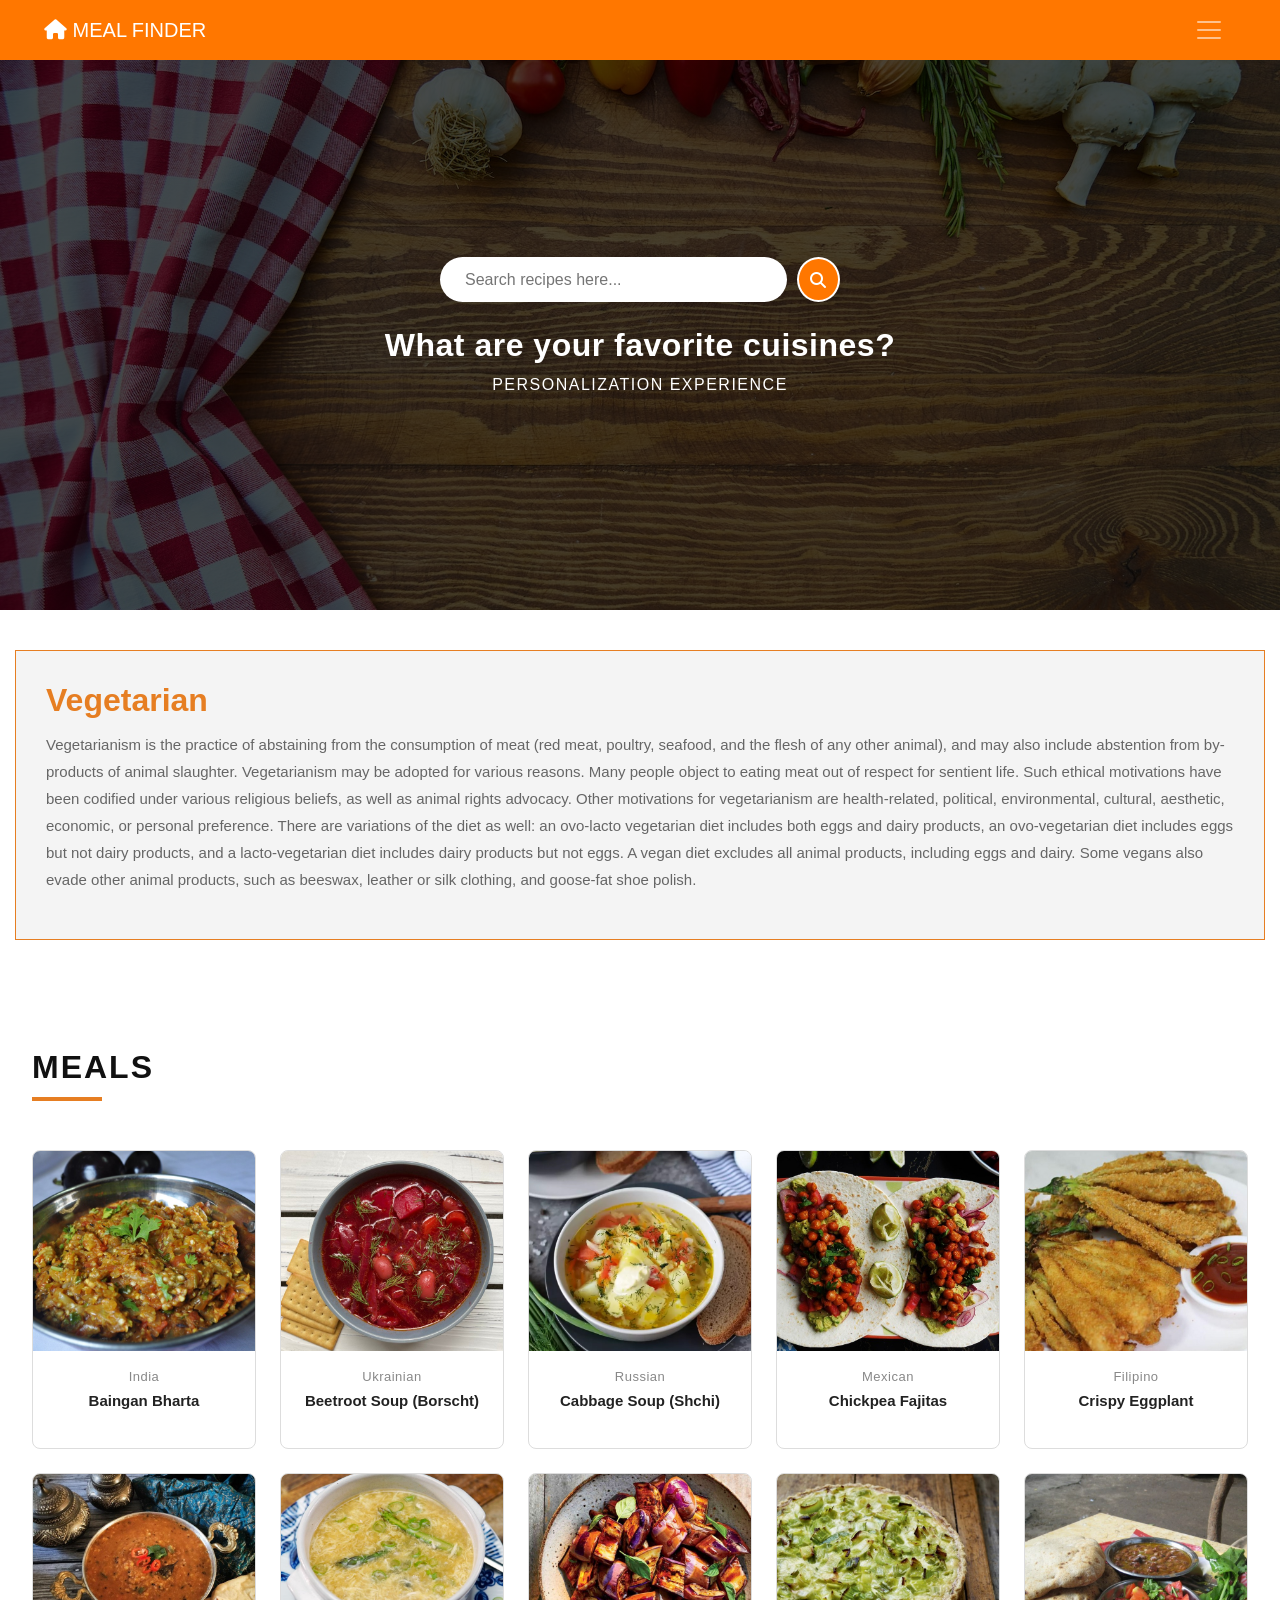
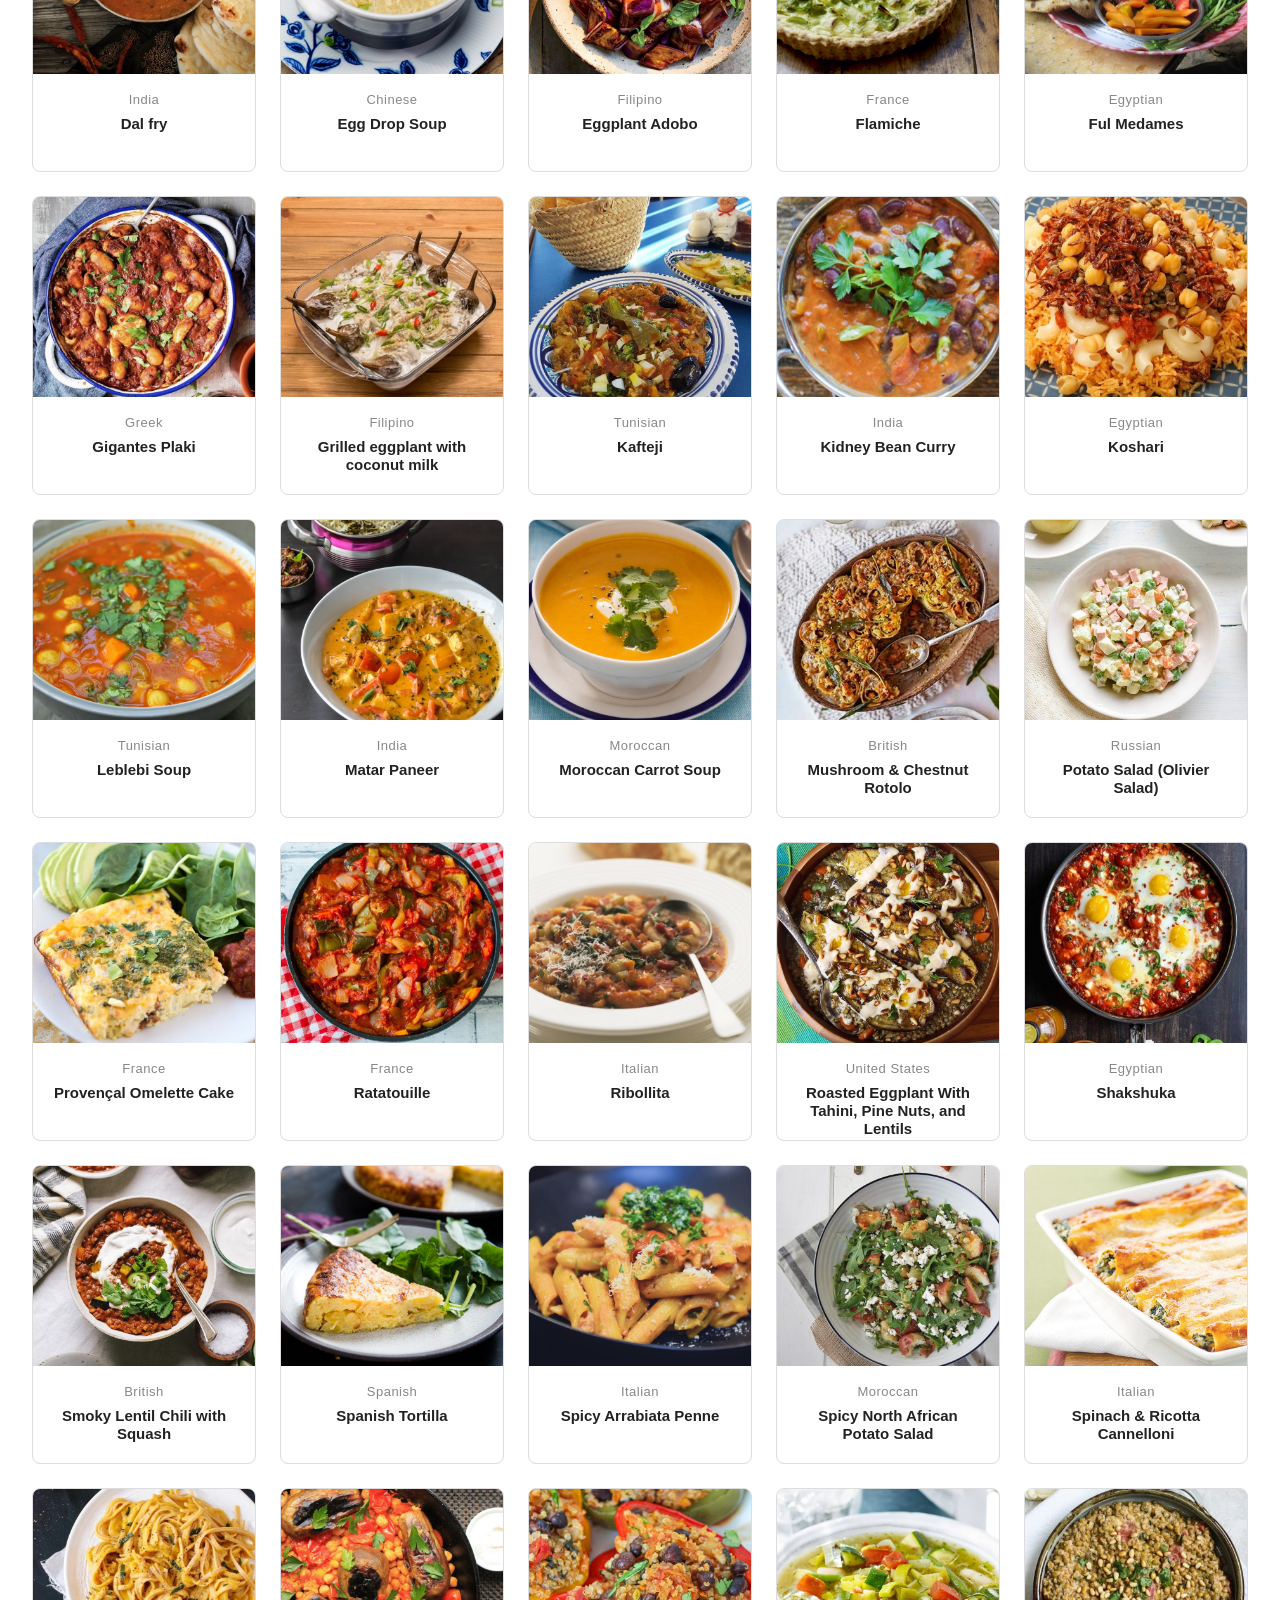
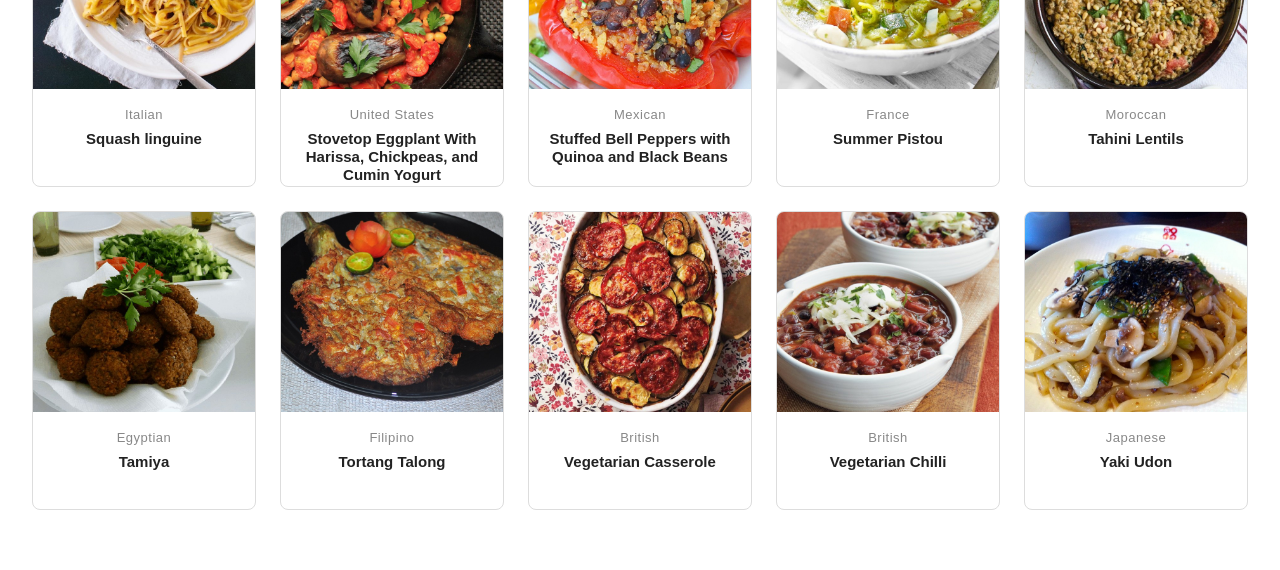
<file: HTML/Vegetarian_Meals.html>
<!DOCTYPE html>
<html lang="en">

<head>
  <meta charset="UTF-8">
  <meta name="viewport" content="width=device-width, initial-scale=1.0">
  <title>Meal Finder</title>

  <!-- Bootstrap CSS -->
  <link href="https://cdn.jsdelivr.net/npm/bootstrap@5.3.8/dist/css/bootstrap.min.css" rel="stylesheet"
    integrity="sha384-sRIl4kxILFvY47J16cr9ZwB07vP4J8+LH7qKQnuqkuIAvNWLzeN8tE5YBujZqJLB" crossorigin="anonymous">

  <!-- Font Awesome Icons -->
  <link rel="stylesheet" href="https://cdnjs.cloudflare.com/ajax/libs/font-awesome/6.4.0/css/all.min.css">

  <!-- CSS Link -->
  <link rel="stylesheet" href="../CSS/Vegetarian_Meals.css">



</head>

<body>


  <!-- Navbar -->
  <nav class="navbar" data-bs-theme="dark">
    <div class="container-fluid" id="navbarContainer">
      <a class="navbar-brand text-white" href="#">
        <i class="fa-solid fa-house"></i> MEAL FINDER
      </a>

      <button id="navbarToggler" class="navbar-toggler" type="button" data-bs-toggle="offcanvas"
        data-bs-target="#offcanvasNavbar" aria-controls="offcanvasNavbar" aria-label="Toggle navigation">
        <span class="navbar-toggler-icon"></span>
      </button>


      <div class="offcanvas offcanvas-end" tabindex="-1" id="offcanvasNavbar" aria-labelledby="offcanvasNavbarLabel"
        style="background-color: white;">

        <div class="offcanvas-header">
          <button type="button" class="meal-close" data-bs-dismiss="offcanvas" aria-label="Close">
            <i class="fa-regular fa-circle-xmark"></i>
          </button>
        </div>


        <div class="offcanvas-body">
          <ul class="category-list">
            <li><a href="#">Beef</a></li>
            <li><a href="#">Chicken</a></li>
            <li><a href="#">Dessert</a></li>
            <li><a href="#">Lamb</a></li>
            <li><a href="#">Miscellaneous</a></li>
            <li><a href="#">Pasta</a></li>
            <li><a href="#">Pork</a></li>
            <li><a href="#">Seafood</a></li>
            <li><a href="#">Side</a></li>
            <li><a href="#">Starter</a></li>
            <li><a href="#">Vegan</a></li>
            <li><a href="#">Vegetarian</a></li>
            <li><a href="#">Breakfast</a></li>
            <li><a href="#">Goat</a></li>
          </ul>
        </div>
      </div>
    </div>
  </nav>

  <!-- Banner -->
  <header class="banner">
    <form class="search-container" action="#" method="GET">
      <input type="text" class="search-input" placeholder="Search recipes here..." aria-label="Search recipes">
      <button type="submit" class="search-btn" aria-label="Submit search">
        <i class="fa-solid fa-magnifying-glass" style="color: #6c757d;"></i>
      </button>
    </form>
    <h2>What are your favorite cuisines?</h2>
    <p>PERSONALIZATION EXPERIENCE</p>
  </header>

  <!-- Vegetarian  -->

  <div class="veg-section mb-5">
    <h3>Vegetarian</h3>

    <p>
      Vegetarianism is the practice of abstaining from the consumption of meat (red meat, poultry, seafood, and the
      flesh of any other animal), and may also include abstention from by-products of animal slaughter. Vegetarianism
      may be adopted for various reasons. Many people object to eating meat out of respect for sentient life. Such
      ethical motivations have been codified under various religious beliefs, as well as animal rights advocacy. Other
      motivations for vegetarianism are health-related, political, environmental, cultural, aesthetic, economic, or
      personal preference. There are variations of the diet as well: an ovo-lacto vegetarian diet includes both eggs and
      dairy products, an ovo-vegetarian diet includes eggs but not dairy products, and a lacto-vegetarian diet includes
      dairy products but not eggs. A vegan diet excludes all animal products, including eggs and dairy. Some vegans also
      evade other animal products, such as beeswax, leather or silk clothing, and goose-fat shoe polish.
    </p>
  </div>

  <!-- Meal Section -->
  <section class="meals-section">
    <div class="container-fluid">

      <h2 class="meal-title">MEALS</h2>
      <div class="title-line"></div>

      <div class="row row-cols-1 row-cols-sm-2 row-cols-md-3 row-cols-lg-4 row-cols-xl-5 g-4 mt-3">

        <div>

          <div class="meal-card">
            <a href="Veg_Details.html#meal1">
              <img src="../assets/images/Baingan_Bharta.jpg" alt="Baingan Bharta">
              <div class="card-content">
                <p class="recipe-origin">India</p>
                <h4 class="recipe-title">Baingan Bharta</h4>
              </div>
            </a>
          </div>

        </div>

        <div>
          <div class="meal-card">
            <a href="Veg_Details.html#meal2">
              <img src="../assets/images/Beetroot_Soup.jpg" alt="Beetroot Soup (Borscht)">

              <div class="card-content">
                <p class="recipe-origin">Ukrainian</p>
                <h4 class="recipe-title">Beetroot Soup (Borscht)</h4>
              </div>
            </a>
          </div>

        </div>

        <div>
          <div class="meal-card">
            <a href="Veg_Details.html#meal" 3>
              <img src="../assets/images/cabbage_soup.jpg" alt="Cabbage Soup (Shchi)">
              <div class="card-content">
                <p class="recipe-origin">Russian</p>
                <h4 class="recipe-title">Cabbage Soup (Shchi)</h4>
              </div>
            </a>
          </div>
        </div>

        <div>
          <div class="meal-card">
            <a href="Veg_Details.html#meal4">
              <img src="../assets/images/Chickpea_Fajitas.jpg" alt="Chickpea Fajitas">
              <div class="card-content">
                <p class="recipe-origin">Mexican</p>
                <h4 class="recipe-title">Chickpea Fajitas</h4>
              </div>
            </a>
          </div>
        </div>

        <div>
          <div class="meal-card">
            <a href="Veg_Details.html#meal5">
              <img src="../assets/images/Crispy_Eggplant.jpg" alt="Crispy Eggplant">
              <div class="card-content">
                <p class="recipe-origin">Filipino</p>
                <h4 class="recipe-title">Crispy Eggplant</h4>
              </div>
            </a>
          </div>
        </div>

        <div>
          <div class="meal-card">
            <a href="Veg_Details.html#meal6">
              <img src="../assets/images/Dal fry.jpg" alt="Dal fry">
              <div class="card-content">
                <p class="recipe-origin">India</p>
                <h4 class="recipe-title">Dal fry</h4>
              </div>
            </a>
          </div>
        </div>

        <div>
          <div class="meal-card">
            <a href="Veg_Details.html#meal7">
              <img src="../assets/images/Egg_Drop_Soup.jpg" alt="Egg Drop Soup">
              <div class="card-content">
                <p class="recipe-origin">Chinese</p>
                <h4 class="recipe-title">Egg Drop Soup</h4>
              </div>
            </a>
          </div>
        </div>

        <div>
          <div class="meal-card">
            <a href="Veg_Details.html#meal8">
              <img src="../assets/images/Eggplant_Adobo.jpg" alt="Eggplant Adobo">
              <div class="card-content">
                <p class="recipe-origin">Filipino</p>
                <h4 class="recipe-title">Eggplant Adobo</h4>
              </div>
            </a>
          </div>
        </div>

        <div>
          <div class="meal-card">
            <a href="Veg_Details.html#meal9">
              <img src="../assets/images/Flamiche.jpg" alt="Flamiche">
              <div class="card-content">
                <p class="recipe-origin">France</p>
                <h4 class="recipe-title">Flamiche</h4>
              </div>
            </a>
          </div>
        </div>


        <div>
          <div class="meal-card">
            <a href="Veg_Details.html#meal10">
              <img src="../assets/images/Ful_Medames.jpg" alt="Ful Medames">
              <div class="card-content">
                <p class="recipe-origin">Egyptian</p>
                <h4 class="recipe-title">Ful Medames</h4>
              </div>
            </a>
          </div>
        </div>

        <div>
          <div class="meal-card">
            <a href="Veg_Details.html#meal11">
              <img src="../assets/images/Gigantes_Plaki.jpg" alt="Gigantes Plaki">
              <div class="card-content">
                <p class="recipe-origin">Greek</p>
                <h4 class="recipe-title">Gigantes Plaki</h4>
              </div>
            </a>
          </div>
        </div>

        <div>
          <div class="meal-card">
            <a href="Veg_Details.html#meal12">
              <img src="../assets/images/Grilled_eggplant.jpg" alt="Grilled eggplant with coconut milk">
              <div class="card-content">
                <p class="recipe-origin">Filipino</p>
                <h4 class="recipe-title">Grilled eggplant with coconut milk</h4>
              </div>
            </a>
          </div>
        </div>


        <div>
          <div class="meal-card">
            <a href="Veg_Details.html#meal13">
              <img src="../assets/images/Kafteji.jpg" alt="Kafteji">
              <div class="card-content">
                <p class="recipe-origin">Tunisian</p>
                <h4 class="recipe-title">Kafteji</h4>
              </div>
            </a>
          </div>
        </div>


        <div>
          <div class="meal-card">
            <a href="Veg_Details.html#meal14">
              <img src="../assets/images/Kidney_Bean_Curry.jpg" alt="Kidney Bean Curry">
              <div class="card-content">
                <p class="recipe-origin">India</p>
                <h4 class="recipe-title">Kidney Bean Curry</h4>
              </div>
            </a>
          </div>
        </div>

        <div>
          <div class="meal-card">
            <a href="Veg_Details.html#meal15">
              <img src="../assets/images/Koshari.jpg" alt="Koshari">
              <div class="card-content">
                <p class="recipe-origin">Egyptian</p>
                <h4 class="recipe-title">Koshari</h4>
              </div>
            </a>
          </div>
        </div>

        <div>
          <div class="meal-card">
            <a href="Veg_Details.html#meal16">
              <img src="../assets/images/Leblebi_Soup.jpg" alt="Leblebi Soup">
              <div class="card-content">
                <p class="recipe-origin">Tunisian</p>
                <h4 class="recipe-title">Leblebi Soup</h4>
              </div>
            </a>
          </div>
        </div>

        <div>
          <div class="meal-card">
            <a href="Veg_Details.html#meal17">
              <img src="../assets/images/Matar_Paneer.jpg" alt="Matar Paneer">
              <div class="card-content">
                <p class="recipe-origin">India</p>
                <h4 class="recipe-title">Matar Paneer</h4>
              </div>
            </a>
          </div>
        </div>


        <div>
          <div class="meal-card">
            <a href="Veg_Details.html#meal18">
              <img src="../assets/images/Moroccan_Carrot.jpg" alt="Moroccan Carrot Soup">
              <div class="card-content">
                <p class="recipe-origin">Moroccan</p>
                <h4 class="recipe-title">Moroccan Carrot Soup</h4>
              </div>
            </a>
          </div>
        </div>


        <div>
          <div class="meal-card">
            <a href="Veg_Details.html#meal19">
              <img src="../assets/images/Mashroom_&Chestnut_Rotolo.jpg" alt="Mushroom & Chestnut Rotolo">
              <div class="card-content">
                <p class="recipe-origin">British</p>
                <h4 class="recipe-title">Mushroom & Chestnut Rotolo</h4>
              </div>
            </a>
          </div>
        </div>


        <div>
          <div class="meal-card">
            <a href="Veg_Details.html#meal20">
              <img src="../assets/images/Potato_Salad.jpg" alt="Potato Salad">
              <div class="card-content">
                <p class="recipe-origin">Russian</p>
                <h4 class="recipe-title">Potato Salad (Olivier Salad)</h4>
              </div>
            </a>
          </div>
        </div>


        <div>
          <div class="meal-card">
            <a href="Veg_Details.html#meal21">
              <img src="../assets/images/Provencal_Omelette.jpg" alt="Provencal Omelette Cake">
              <div class="card-content">
                <p class="recipe-origin">France</p>
                <h4 class="recipe-title">Provençal Omelette Cake</h4>
              </div>
            </a>
          </div>
        </div>


        <div>
          <div class="meal-card">
            <a href="Veg_Details.html#meal22">
              <img src="../assets/images/Ratatoulle.jpg" alt="Ratatouille">
              <div class="card-content">
                <p class="recipe-origin">France</p>
                <h4 class="recipe-title">Ratatouille</h4>
              </div>
            </a>
          </div>
        </div>


        <div>
          <div class="meal-card">
            <a href="Veg_Details.html#meal23">
              <img src="../assets/images/Ribollita.jpg" alt="Ribollita">
              <div class="card-content">
                <p class="recipe-origin">Italian</p>
                <h4 class="recipe-title">Ribollita</h4>
              </div>
            </a>
          </div>
        </div>


        <div>
          <div class="meal-card">
            <a href="Veg_Details.html#meal24">
              <img src="../assets/images/Roasted_Eggplant.jpg"
                alt="Roasted Eggplant with Tahini, Pine Nuts, and Lentils">
              <div class="card-content">
                <p class="recipe-origin">United States</p>
                <h4 class="recipe-title">Roasted Eggplant With Tahini, Pine Nuts, and Lentils</h4>
              </div>
            </a>
          </div>
        </div>

        <div>
          <div class="meal-card">
            <a href="Veg_Details.html#meal25">
              <img src="../assets/images/Shakushuka.jpg" alt="Shakshuka">
              <div class="card-content">
                <p class="recipe-origin">Egyptian</p>
                <h4 class="recipe-title">Shakshuka</h4>
              </div>
            </a>
          </div>
        </div>


        <div>
          <div class="meal-card">
            <a href="Veg_Details.html#meal26">
              <img src="../assets/images/Smoky_Lentil_Chili.jpg" alt="Smoky Lentil Chili with Squash">
              <div class="card-content">
                <p class="recipe-origin">British</p>
                <h4 class="recipe-title">Smoky Lentil Chili with Squash</h4>
              </div>
            </a>
          </div>
        </div>


        <div>
          <div class="meal-card">
            <a href="Veg_Details.html#meal27">
              <img src="../assets/images/Spanish_Tortilla.jpg" alt="Spanish Tortilla">
              <div class="card-content">
                <p class="recipe-origin">Spanish</p>
                <h4 class="recipe-title">Spanish Tortilla</h4>
              </div>
            </a>
          </div>
        </div>


        <div>
          <div class="meal-card">
            <a href="Veg_Details.html#meal28">
              <img src="../assets/images/Spicy_Arrabiata_Penne.jpg" alt="Spicy Arrabiata Penne">
              <div class="card-content">
                <p class="recipe-origin">Italian</p>
                <h4 class="recipe-title">Spicy Arrabiata Penne</h4>
              </div>
            </a>
          </div>
        </div>


        <div>
          <div class="meal-card">
            <a href="Veg_Details.html#meal29">
              <img src="../assets/images/Spicy_North_African.jpg" alt="Spicy North African Potato Salad">
              <div class="card-content">
                <p class="recipe-origin">Moroccan</p>
                <h4 class="recipe-title">Spicy North African Potato Salad</h4>
              </div>
            </a>
          </div>
        </div>

        <div>
          <div class="meal-card">
            <a href="Veg_Details.html#meal30">
              <img src="../assets/images/Spinach_&Ricotta_Cannelloni.jpg" alt="Spinach & Ricotta Cannelloni">
              <div class="card-content">
                <p class="recipe-origin">Italian</p>
                <h4 class="recipe-title">Spinach & Ricotta Cannelloni</h4>
              </div>
            </a>
          </div>
        </div>

        <div>
          <div class="meal-card">
            <a href="Veg_Details.html#meal31">
              <img src="../assets/images/Squash_Linguine.jpg" alt="Squash linguine">
              <div class="card-content">
                <p class="recipe-origin">Italian</p>
                <h4 class="recipe-title">Squash linguine</h4>
              </div>
            </a>
          </div>
        </div>

        <div>
          <div class="meal-card">
            <a href="Veg_Details.html#meal32">
              <img src="../assets/images/Stovetop_eggplant.jpg"
                alt="Stovetop Eggplant with Harissa, Chickpeas, and Cumin Yogurt">
              <div class="card-content">
                <p class="recipe-origin">United States</p>
                <h4 class="recipe-title">Stovetop Eggplant With Harissa, Chickpeas, and Cumin Yogurt</h4>
              </div>
            </a>
          </div>
        </div>


        <div>
          <div class="meal-card">
            <a href="Veg_Details.html#meal33">
              <img src="../assets/images/Stuffed_bell_peppers.jpg"
                alt="Stuffed Bell Peppers with Quinoa and Black Beans">
              <div class="card-content">
                <p class="recipe-origin">Mexican</p>
                <h4 class="recipe-title">Stuffed Bell Peppers with Quinoa and Black Beans</h4>
              </div>
            </a>
          </div>
        </div>


        <div>
          <div class="meal-card">
            <a href="Veg_Details.html#meal34">
              <img src="../assets/images/Summer_Pistou.jpg" alt="Summer Pistou">
              <div class="card-content">
                <p class="recipe-origin">France</p>
                <h4 class="recipe-title">Summer Pistou</h4>
              </div>
            </a>
          </div>
        </div>


        <div>
          <div class="meal-card">
            <a href="Veg_Details.html#meal35">
              <img src="../assets/images/Tahini_Lentils.jpg" alt="Tahini Lentils">
              <div class="card-content">
                <p class="recipe-origin">Moroccan</p>
                <h4 class="recipe-title">Tahini Lentils</h4>
              </div>
            </a>
          </div>
        </div>


        <div>
          <div class="meal-card">
            <a href="Veg_Details.html#meal36">
              <img src="../assets/images/Tamiya.jpg" alt="Tamiya">
              <div class="card-content">
                <p class="recipe-origin">Egyptian</p>
                <h4 class="recipe-title">Tamiya</h4>
              </div>
            </a>
          </div>
        </div>


        <div>
          <div class="meal-card">
            <a href="Veg_Details.html#meal37">
              <img src="../assets/images/Tortang_Talong.jpg" alt="Tortang Talong">
              <div class="card-content">
                <p class="recipe-origin">Filipino</p>
                <h4 class="recipe-title">Tortang Talong</h4>
              </div>
            </a>
          </div>
        </div>

        <div>
          <div class="meal-card">
            <a href="Veg_Details.html#meal38">
              <img src="../assets/images/Vegetarian_Casserole.jpg" alt="Vegetarian Casserole">
              <div class="card-content">
                <p class="recipe-origin">British</p>
                <h4 class="recipe-title">Vegetarian Casserole</h4>
              </div>
            </a>
          </div>
        </div>

        <div>
          <div class="meal-card">
            <a href="Veg_Details.html#meal39">
              <img src="../assets/images/Vegetarian_Chili.jpg" alt="Vegetarian Chili">
              <div class="card-content">
                <p class="recipe-origin">British</p>
                <h4 class="recipe-title">Vegetarian Chilli</h4>
              </div>
            </a>
          </div>
        </div>

        <div>
          <div class="meal-card">
            <a href="Veg_Details.html#meal40">
              <img src="../assets/images/Yaki_Udon.jpg" alt="Yaki Udon">
              <div class="card-content">
                <p class="recipe-origin">Japanese</p>
                <h4 class="recipe-title">Yaki Udon</h4>
              </div>
            </a>
          </div>
        </div>

      </div>
    </div>
  </section>


  <!-- bootstrap JS -->
  <script src="https://cdn.jsdelivr.net/npm/bootstrap@5.3.8/dist/js/bootstrap.bundle.min.js"
    integrity="sha384-FKyoEForCGlyvwx9Hj09JcYn3nv7wiPVlz7YYwJrWVcXK/BmnVDxM+D2scQbITxI" crossorigin="anonymous">
    </script>


</body>

</html>
</file>
<file: CSS/style.css>
* {
     margin: 0;
     padding: 0;
     box-sizing: border-box;
 }

 body {
     font-family: 'Poppins', sans-serif;
 }

 .navbar {
     background-color: rgb(255, 119, 0);
     padding: 10px 32px;
 }

 #navbarToggler {
     border: none;
     outline: none;
     box-shadow: none;
 }

 .offcanvas-header {
     justify-content: flex-end;
     padding: 1.5rem 1.5rem 0.5rem 1.5rem;
 }

 .meal-close {
     background: transparent;
     border: none;
     color: rgb(211, 84, 0);
     font-size: 1.5rem;
     cursor: pointer;
     padding: 0;
 }

 .offcanvas-body {
     padding: 0;
 }

 .category-list {
     list-style: none;
     padding: 0;
     margin: 0;
 }

 .category-list li {
     border-bottom: 1px solid #f0f0f0;
     margin: 0 1.5rem;
 }

 .category-list li a {
     display: block;
     padding: 0.6rem 0;
     color: #555;
     text-decoration: none;
     font-size: 0.9rem;
     font-family: sans-serif;
     transition: color 1s ease-in-out;
 }

 .category-list li a:hover {
     color: rgb(255, 119, 0);
 }


 .category-list li:last-child {
     border-bottom: none;
 }


 /* Banner */

 .banner {
     background: linear-gradient(rgba(0, 0, 0, 0.7), rgba(0, 0, 0, 0.7)), url('../assets/images/background.jpg') no-repeat center center/cover;
     height: 550px;
     display: flex;
     flex-direction: column;
     align-items: center;
     justify-content: center;
     text-align: center;
     color: white;
     padding: 32px;
 }

 .search-container {
     display: flex;
     gap: 10px;
     margin-bottom: 24px;
     width: 100%;
     max-width: 400px;
 }

 .search-input {
     border-radius: 30px;
     padding: 10px 25px;
     border: none;
     width: 100%;
     font-size: 16px;
 }

 .search-btn {
     background-color: rgb(255, 119, 0);
     border: 2px solid white;
     border-radius: 50%;
     width: 50px;
     height: 45px;
     display: flex;
     align-items: center;
     justify-content: center;
     cursor: pointer;
     transition: background-color 1.5s ease;

 }

 .search-btn i {
     transition: color 1.5s ease;
     color: white !important;
 }

 .search-btn:hover {
     background-color: white;
     border: 2px solid white;

 }

 .search-btn:hover i {
     color: rgb(255, 119, 0) !important;
 }

 .banner h2 {
     font-weight: 700;
     margin-bottom: 8px;
     font-size: 32px;
     letter-spacing: 0.5px;
 }

 .banner p {
     font-size: 16px;
     letter-spacing: 1.5px;
     font-weight: 500;
 }



 /* Categories */

 .categories-section {
     background-color: white;
     padding: 90px 20px;
 }


 .category-title {
     font-size: 26px;
     font-weight: 700;
     letter-spacing: 5px;
 }


 .title-line {
     width: 82px;
     height: 4px;
     background-color: #f15b20;
     margin-top: 10px;
 }

 .category-card {
     height: 155px;
     background-color: white;
     border-radius: 3px;
     position: relative;

     display: flex;
     align-items: center;
     justify-content: center;

     overflow: hidden;

     box-shadow: 0 2px 8px rgba(0, 0, 0, 0.08);

     transition: 0.3s;
 }


 .category-card img {
     width: 90%;
     height: 140px;

     object-fit: contain;

     transition: transform 0.3s ease;
 }


 .category-badge {
     position: absolute;
     top: 6px;
     right: 6px;

     background-color: #ed5b1a;
     color: white;

     padding: 4px 8px;

     font-size: 12px;
     font-weight: bold;

     border-radius: 3px;

     z-index: 2;
 }

 .category-card:hover img {
     transform: scale(0.9);
 }
</file>
<file: CSS/Veg_Details.css>
* {
     margin: 0;
     padding: 0;
     box-sizing: border-box;
 }

 body {
     font-family: 'Poppins', sans-serif;
 }

 .navbar {
     background-color: rgb(255, 119, 0);
     padding: 10px 32px;
 }

 #navbarToggler {
     border: none;
     outline: none;
     box-shadow: none;
 }

 .offcanvas-header {
     justify-content: flex-end;
     padding: 1.5rem 1.5rem 0.5rem 1.5rem;
 }

 .meal-close {
     background: transparent;
     border: none;
     color: rgb(211, 84, 0);
     font-size: 1.5rem;
     cursor: pointer;
     padding: 0;
 }

 .offcanvas-body {
     padding: 0;
 }

 .category-list {
     list-style: none;
     padding: 0;
     margin: 0;
 }

 .category-list li {
     border-bottom: 1px solid #f0f0f0;
     margin: 0 1.5rem;
 }

 .category-list li a {
     display: block;
     padding: 0.8rem 0;
     color: #555;
     text-decoration: none;
     font-size: 0.9rem;
     font-family: sans-serif;
     transition: color 1s ease-in-out;
 }

 .category-list li a:hover {
     color: rgb(255, 119, 0);
 }


 .category-list li:last-child {
     border-bottom: none;
 }


 /* Banner */

 .banner {
     background: linear-gradient(rgba(0, 0, 0, 0.7), rgba(0, 0, 0, 0.7)), url('../assets/images/background.jpg') no-repeat center center/cover;
     height: 550px;
     display: flex;
     flex-direction: column;
     align-items: center;
     justify-content: center;
     text-align: center;
     color: white;
     padding: 32px;
 }

 .search-container {
     display: flex;
     gap: 10px;
     margin-bottom: 24px;
     width: 100%;
     max-width: 400px;
 }

 .search-input {
     border-radius: 30px;
     padding: 10px 25px;
     border: none;
     width: 100%;
     font-size: 16px;
 }

 .search-btn {
     background-color: rgb(255, 119, 0);
     border: 2px solid white;
     border-radius: 50%;
     width: 50px;
     height: 45px;
     display: flex;
     align-items: center;
     justify-content: center;
     cursor: pointer;
     transition: background-color 1.5s ease;

 }

 .search-btn i {
     transition: color 1.5s ease;
     color: white !important;
 }

 .search-btn:hover {
     background-color: white;
     border: 2px solid white;

 }

 .search-btn:hover i {
     color: rgb(255, 119, 0) !important;
 }

 .banner h2 {
     font-weight: 700;
     margin-bottom: 8px;
     font-size: 32px;
     letter-spacing: 0.5px;
 }

 .banner p {
     font-size: 16px;
     letter-spacing: 1.5px;
     font-weight: 500;
 }






 .meal-section {
    width: 100%;
    max-width: 1180px;
    margin: 40px auto 80px;
    padding: 0 20px;
    box-sizing: border-box;
}

.meal-breadcrumb {
    width: 100%;
    min-height: 52px;
    background-color: #f15a16;
    display: flex;
    align-items: center;
    gap: 10px;
    padding: 0 18px;
    box-sizing: border-box;
    color: #ffffff;
    font-size: 12px;
    font-weight: 500;
    text-transform: uppercase;
}

.meal-breadcrumb span {
    margin-left: -5px;
    font-size: 20px;
}

.meal-breadcrumb h3 {
    font-size: 14px;
    text-transform: uppercase;
    margin-top: 12px;
    font-weight: 900px;
    margin-left: -5px;
}

.meal-breadcrumb i {
    font-size: 13px;
}

.meal-breadcrumb {
    font-size: 12px;
    text-transform: uppercase;
}

.meal-heading {
    margin: 35px 0 22px;
}

.meal-heading h2 {
    margin: 0;
    color: #202020;
    font-size: 20px;
    font-weight: 700;
    letter-spacing: 3px;
}

.meal-heading span {
    display: block;
    width: 65px;
    height: 3px;
    background-color: #f15a16;
    margin-top: 9px;
}

.meal-details-card {
    width: 100%;
    background-color: #ffffff;
    border: 1px solid #e4e4e4;
    box-shadow: 0 2px 8px rgba(0, 0, 0, 0.08);
    padding: 40px;
    box-sizing: border-box;
}

.meal-top {
    width: 100%;
    display: grid;
    grid-template-columns:
        minmax(0, 1fr)
        minmax(0, 1fr);
    gap: 60px;
    align-items: start;
}

.meal-image {
    width: 100%;
}

.meal-image img {
    width: 100%;
    height: 470px;
    object-fit: cover;
    display: block;
}

.meal-info {
    width: 100%;
    padding-top: 20px;
    box-sizing: border-box;
}

.meal-info h2 {
    margin: 0;
    color: #f15a16;
    font-size: 22px;
    font-weight: 600;
}

.meal-line {
    width: 100%;
    height: 1px;
    background-color: #e5b7a3;
    margin: 14px 0 22px;
}

.meal-info p {
    margin: 11px 0;
    color: #555555;
    font-size: 13px;
    line-height: 1.6;
}

.meal-info p strong {
    color: #222222;
    font-weight: 700;
    text-transform: uppercase;
}

.meal-tags {
    display: flex;
    align-items: center;
    flex-wrap: wrap;
    gap: 7px;
    margin-top: 18px;
}

.meal-tags strong {
    color: #222222;
    font-size: 13px;
    margin-right: 5px;
}

.meal-tags span {
    border: 1px solid #f15a16;
    color: #f15a16;
    padding: 4px 9px;
    font-size: 11px;
    border-radius: 2px;
}

.ingredients-box {
    width: 100%;
    background-color: #f15a16;
    margin-top: 28px;
    padding: 17px 18px;
    color: #ffffff;
    box-sizing: border-box;
}

.ingredients-box h4 {
    margin: 0 0 12px;
    color: #ffffff;
    font-size: 14px;
    font-weight: 600;
}

.ingredients-list {
    display: grid;
    grid-template-columns:
        repeat(3, minmax(0, 1fr));
    gap: 7px 20px;
}

.ingredients-list p {
    margin: 7px 0;
    color: #ffffff;
    font-size: 11px;
    line-height: 1.4;
}

.ingredients-list p b {
    display: inline-flex;
    align-items: center;
    justify-content: center;
    width: 16px;
    height: 16px;
    background-color: #35b7c2;
    border-radius: 50%;
    color: #ffffff;
    font-size: 9px;
    margin-right: 6px;
}

.measure-section {
    width: 100%;
    margin-top: 45px;
}

.measure-section h4 {
    margin: 0 0 14px;
    color: #222222;
    font-size: 14px;
    font-weight: 700;
}

.measure-list {
    width: 100%;
    border: 1px solid #e6e6e6;
    background-color: #faf9f9ff;
    padding: 17px 20px;
    display: grid;
    grid-template-columns:
        repeat(2, minmax(0, 1fr));
    gap: 25px;
    box-sizing: border-box;
}

.measure-list p {
    margin: 10px 0;
    color: #333333;
    font-size: 12px;
    line-height: 1.5;
}

.measure-list p i {
    color: #f15a16;
    font-size: 12px;
    margin-right: 7px;
    width: 14px;
    text-align: center;
}

.instructions-section {
    width: 100%;
    margin-top: 28px;
}

.instructions-section h4 {
    margin: 0 0 14px;
    color: #222222;
    font-size: 14px;
    font-weight: 700;
}

.instruction-list {
    width: 100%;
}

.instruction-list p {
    display: flex;
    align-items: flex-start;
    gap: 9px;
    margin: 10px 0;
    color: #444444;
    font-size: 12px;
    line-height: 1.75;
}

.instruction-list p i {
    color: #f15a16;
    font-size: 13px;
    margin-top: 4px;
    flex-shrink: 0;
}


.meal-section {
    display: none;
}

.meal-section:target {
    display: block;
}



 /* Categories */

 .categories-section {
     background-color: white;
     padding: 90px 20px;
 }


 .category-title {
     font-size: 26px;
     font-weight: 700;
     letter-spacing: 5px;
 }


 .title-line {
     width: 82px;
     height: 4px;
     background-color: #f15b20;
     margin-top: 10px;
 }

 .category-card {
     height: 155px;
     background-color: white;
     border-radius: 3px;
     position: relative;

     display: flex;
     align-items: center;
     justify-content: center;

     overflow: hidden;

     box-shadow: 0 2px 8px rgba(0, 0, 0, 0.08);

     transition: 0.3s;
 }


 .category-card img {
     width: 90%;
     height: 140px;

     object-fit: contain;

     transition: transform 0.3s ease;
 }


 .category-badge {
     position: absolute;
     top: 6px;
     right: 6px;

     background-color: #ed5b1a;
     color: white;

     padding: 4px 8px;

     font-size: 12px;
     font-weight: bold;

     border-radius: 3px;

     z-index: 2;
 }

 .category-card:hover img {
     transform: scale(0.9);
 }
</file>
<file: CSS/Vegetarian_Meals.css>
* {
     margin: 0;
     padding: 0;
     box-sizing: border-box;
 }

 body {
     font-family: 'Poppins', sans-serif;
 }

 .navbar {
     background-color: rgb(255, 119, 0);
     padding: 10px 32px;
 }

 #navbarToggler {
     border: none;
     outline: none;
     box-shadow: none;
 }

 .offcanvas-header {
     justify-content: flex-end;
     padding: 1.5rem 1.5rem 0.5rem 1.5rem;
 }

 .meal-close {
     background: transparent;
     border: none;
     color: rgb(211, 84, 0);
     font-size: 1.5rem;
     cursor: pointer;
     padding: 0;
 }

 .offcanvas-body {
     padding: 0;
 }

 .category-list {
     list-style: none;
     padding: 0;
     margin: 0;
 }

 .category-list li {
     border-bottom: 1px solid #f0f0f0;
     margin: 0 1.5rem;
 }

 .category-list li a {
     display: block;
     padding: 0.8rem 0;
     color: #555;
     text-decoration: none;
     font-size: 0.9rem;
     font-family: sans-serif;
     transition: color 1s ease-in-out;
 }

 .category-list li a:hover {
     color: rgb(255, 119, 0);
 }


 .category-list li:last-child {
     border-bottom: none;
 }


 /* Banner */

 .banner {
     background: linear-gradient(rgba(0, 0, 0, 0.7), rgba(0, 0, 0, 0.7)), url('../assets/images/background.jpg') no-repeat center center/cover;
     height: 550px;
     display: flex;
     flex-direction: column;
     align-items: center;
     justify-content: center;
     text-align: center;
     color: white;
     padding: 32px;
 }

 .search-container {
     display: flex;
     gap: 10px;
     margin-bottom: 24px;
     width: 100%;
     max-width: 400px;
 }

 .search-input {
     border-radius: 30px;
     padding: 10px 25px;
     border: none;
     width: 100%;
     font-size: 16px;
 }

 .search-btn {
     background-color: rgb(255, 119, 0);
     border: 2px solid white;
     border-radius: 50%;
     width: 50px;
     height: 45px;
     display: flex;
     align-items: center;
     justify-content: center;
     cursor: pointer;
     transition: background-color 1.5s ease;

 }

 .search-btn i {
     transition: color 1.5s ease;
     color: white !important;
 }

 .search-btn:hover {
     background-color: white;
     border: 2px solid white;

 }

 .search-btn:hover i {
     color: rgb(255, 119, 0) !important;
 }

 .banner h2 {
     font-weight: 700;
     margin-bottom: 8px;
     font-size: 32px;
     letter-spacing: 0.5px;
 }

 .banner p {
     font-size: 16px;
     letter-spacing: 1.5px;
     font-weight: 500;
 }


 /* Vegetarian Section */
 .veg-section {
     background: #f4f4f4;
     border: 1px solid #e67e22;
     padding: 30px;
     margin: 40px 15px;
 }

 .veg-section h3 {
     color: #e67e22;
     font-size: 32px;
     font-weight: 700;
     margin-bottom: 12px;
 }

 .veg-section p {
     color: #666;
     line-height: 1.8;
     font-size: 15px;
 }



 /* Meals Section */
 .meals-section {
     background: white;
     padding: 60px 20px;
 }

 .meal-title {
     font-size: 32px;
     font-weight: 700;
     letter-spacing: 2px;
     color: #111;
 }

 .title-line {
     width: 70px;
     height: 4px;
     background: #e67e22;
     margin: 10px 0 25px;
 }

 .meal-card {
     background: #fff;
     border: 1px solid #ddd;
     border-radius: 8px;
     overflow: hidden;
     text-align: center;
     height: 100%;
     display: flex;
     flex-direction: column;
     transition: .3s;
     text-decoration: none;
 }


 .meal-card img {
     width: 100%;
     height: 200px;
     object-fit: cover;
     display: block;
     transition: transform 0.3s ease;
 }

 .meal-card:hover img {
     transform: scale(0.9);
 }

 .card-content {
    
    padding: 16px;
    height: 97px;
}

.recipe-origin {
    color: #888888;
    
    font-size: 13px;
    margin: 0 0 6px 0;
    letter-spacing: 0.5px;
}

.recipe-title {
    color: #222222;
    font-size: 15px;
    font-weight: 600;
    margin: 0;
}
.meal-card a {

  text-decoration: none;
}
</file>
